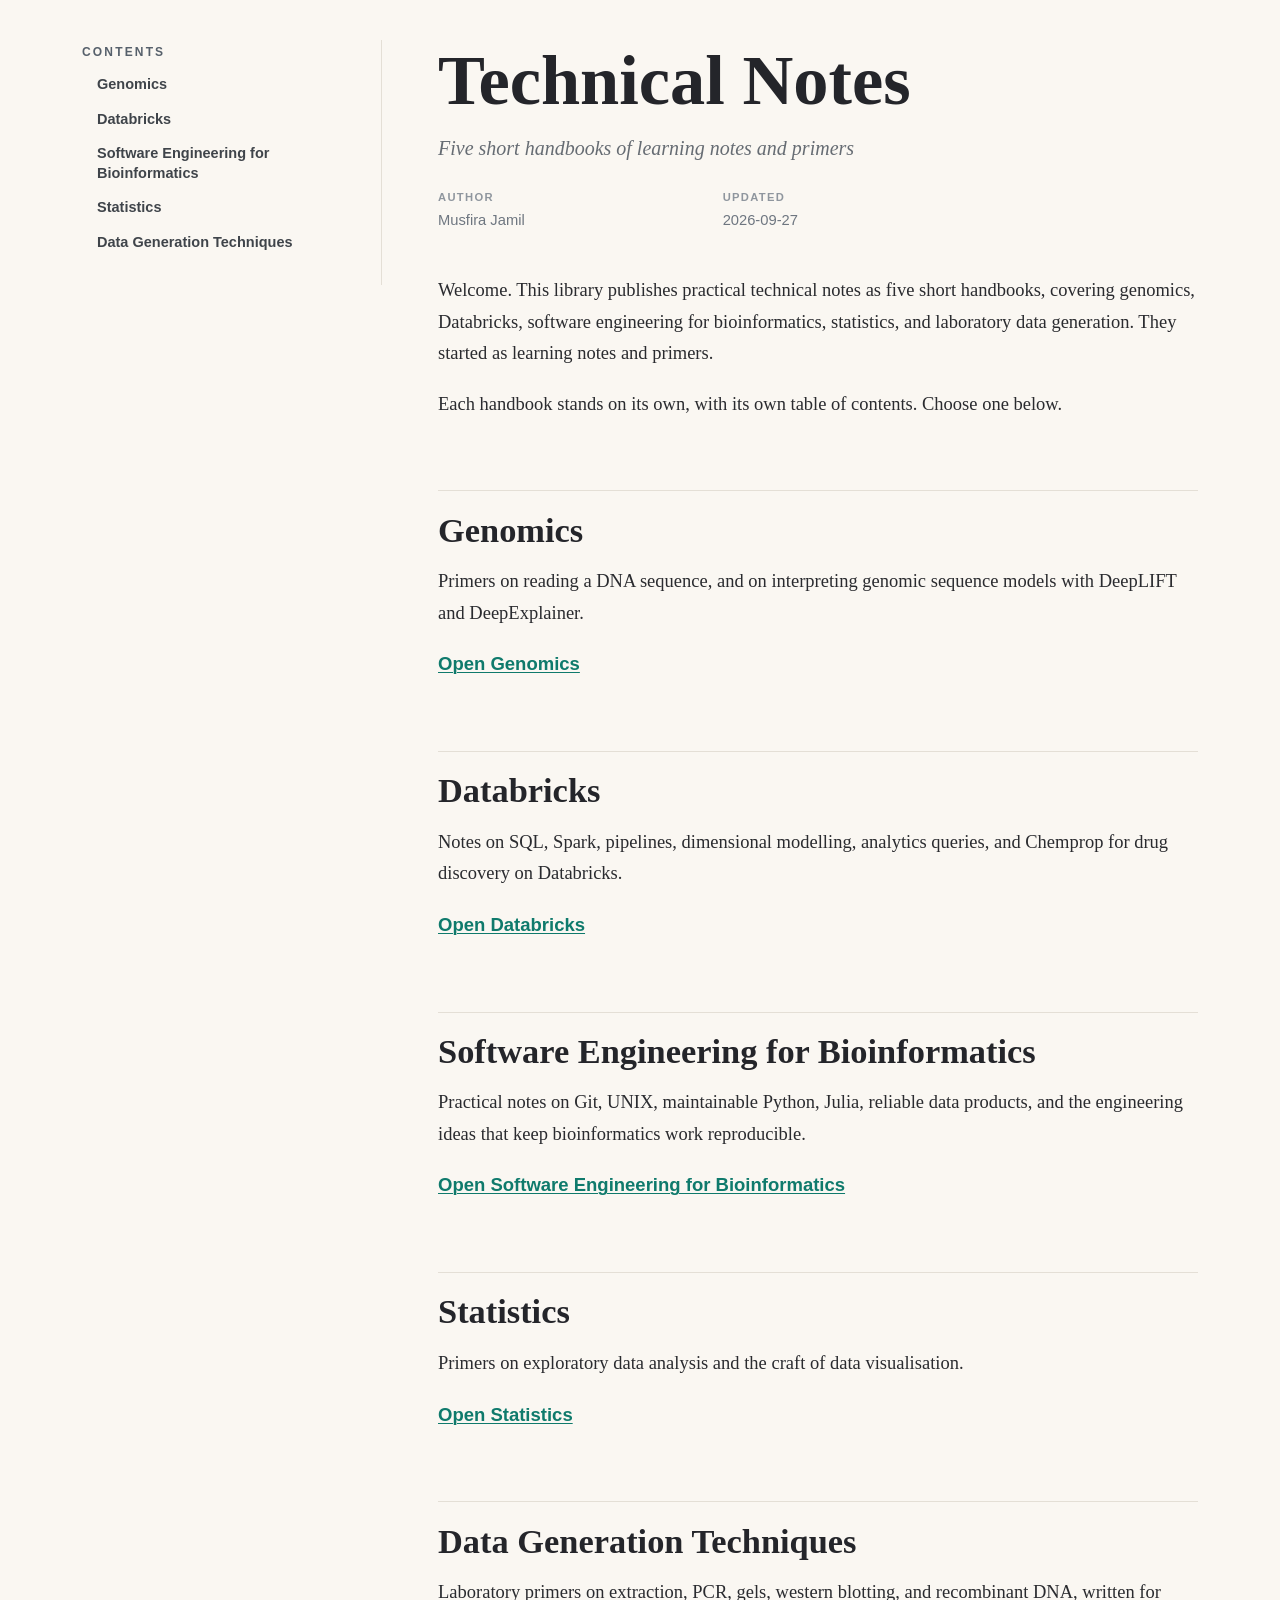
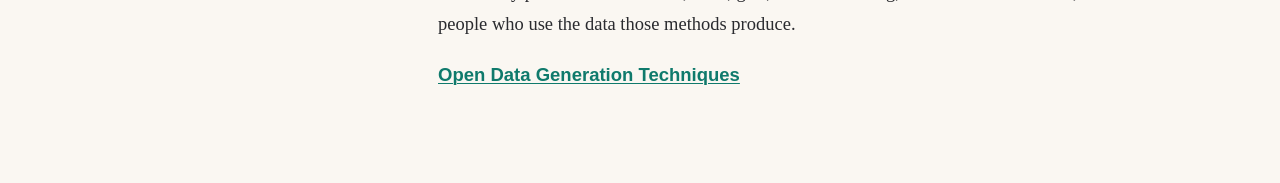
<file: docs/index.html>
<!DOCTYPE html>
<html xmlns="http://www.w3.org/1999/xhtml" lang="en-AU" xml:lang="en-AU">
<head>
  <meta charset="utf-8" />
  <meta name="generator" content="pandoc" />
  <meta name="viewport" content="width=device-width, initial-scale=1.0, user-scalable=yes" />
  <meta name="author" content="Musfira Jamil" />
  <meta name="dcterms.date" content="2026-09-27" />
  <title>Technical Notes</title>
  <style>
    code{white-space: pre-wrap;}
    span.smallcaps{font-variant: small-caps;}
    div.columns{display: flex; gap: min(4vw, 1.5em);}
    div.column{flex: auto; overflow-x: auto;}
    div.hanging-indent{margin-left: 1.5em; text-indent: -1.5em;}
    /* The extra [class] is a hack that increases specificity enough to
       override a similar rule in reveal.js */
    ul.task-list[class]{list-style: none;}
    ul.task-list li input[type="checkbox"] {
      font-size: inherit;
      width: 0.8em;
      margin: 0 0.8em 0.2em -1.6em;
      vertical-align: middle;
    }
    .display.math{display: block; text-align: center; margin: 0.5rem auto;}
  </style>
  <link rel="stylesheet" href="styles.css" />
</head>
<body>
<header id="title-block-header">
<h1 class="title">Technical Notes</h1>
<p class="subtitle">Five short handbooks of learning notes and
primers</p>
<p class="author">Musfira Jamil</p>
<p class="date">2026-09-27</p>
</header>
<nav id="TOC" role="doc-toc">
<ul>
<li><a href="#genomics" id="toc-genomics">Genomics</a></li>
<li><a href="#databricks" id="toc-databricks">Databricks</a></li>
<li><a href="#software-engineering-for-bioinformatics"
id="toc-software-engineering-for-bioinformatics">Software Engineering
for Bioinformatics</a></li>
<li><a href="#statistics" id="toc-statistics">Statistics</a></li>
<li><a href="#data-generation-techniques"
id="toc-data-generation-techniques">Data Generation Techniques</a></li>
</ul>
</nav>
<p>Welcome. This library publishes practical technical notes as five
short handbooks, covering genomics, Databricks, software engineering for
bioinformatics, statistics, and laboratory data generation. They started
as learning notes and primers.</p>
<p>Each handbook stands on its own, with its own table of contents.
Choose one below.</p>
<h1 id="genomics">Genomics</h1>
<p>Primers on reading a DNA sequence, and on interpreting genomic
sequence models with DeepLIFT and DeepExplainer.</p>
<p><a href="genomics/" class="handbook-link">Open Genomics</a></p>
<h1 id="databricks">Databricks</h1>
<p>Notes on SQL, Spark, pipelines, dimensional modelling, analytics
queries, and Chemprop for drug discovery on Databricks.</p>
<p><a href="databricks/" class="handbook-link">Open Databricks</a></p>
<h1 id="software-engineering-for-bioinformatics">Software Engineering
for Bioinformatics</h1>
<p>Practical notes on Git, UNIX, maintainable Python, Julia, reliable
data products, and the engineering ideas that keep bioinformatics work
reproducible.</p>
<p><a href="software-engineering/" class="handbook-link">Open Software
Engineering for Bioinformatics</a></p>
<h1 id="statistics">Statistics</h1>
<p>Primers on exploratory data analysis and the craft of data
visualisation.</p>
<p><a href="statistics/" class="handbook-link">Open Statistics</a></p>
<h1 id="data-generation-techniques">Data Generation Techniques</h1>
<p>Laboratory primers on extraction, PCR, gels, western blotting, and
recombinant DNA, written for people who use the data those methods
produce.</p>
<p><a href="data-generation/" class="handbook-link">Open Data Generation
Techniques</a></p>
</body>
</html>
</file>
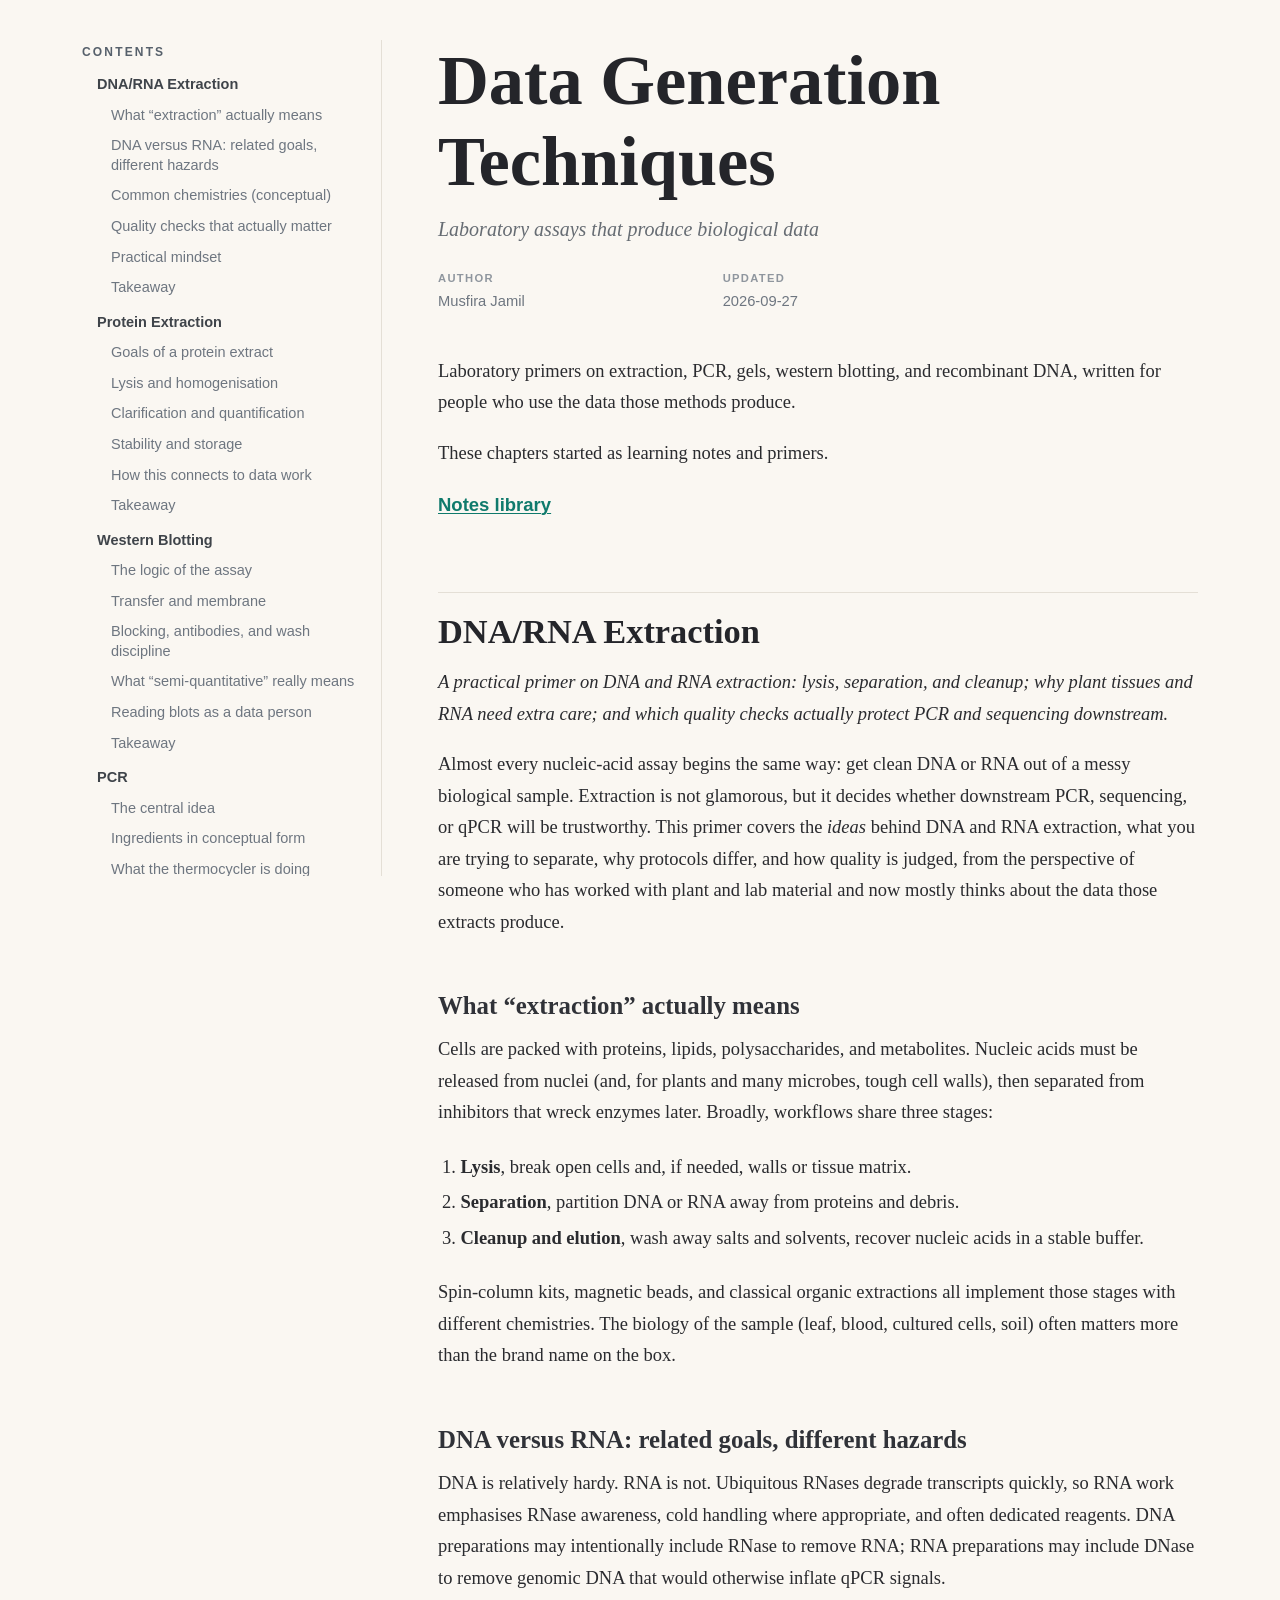
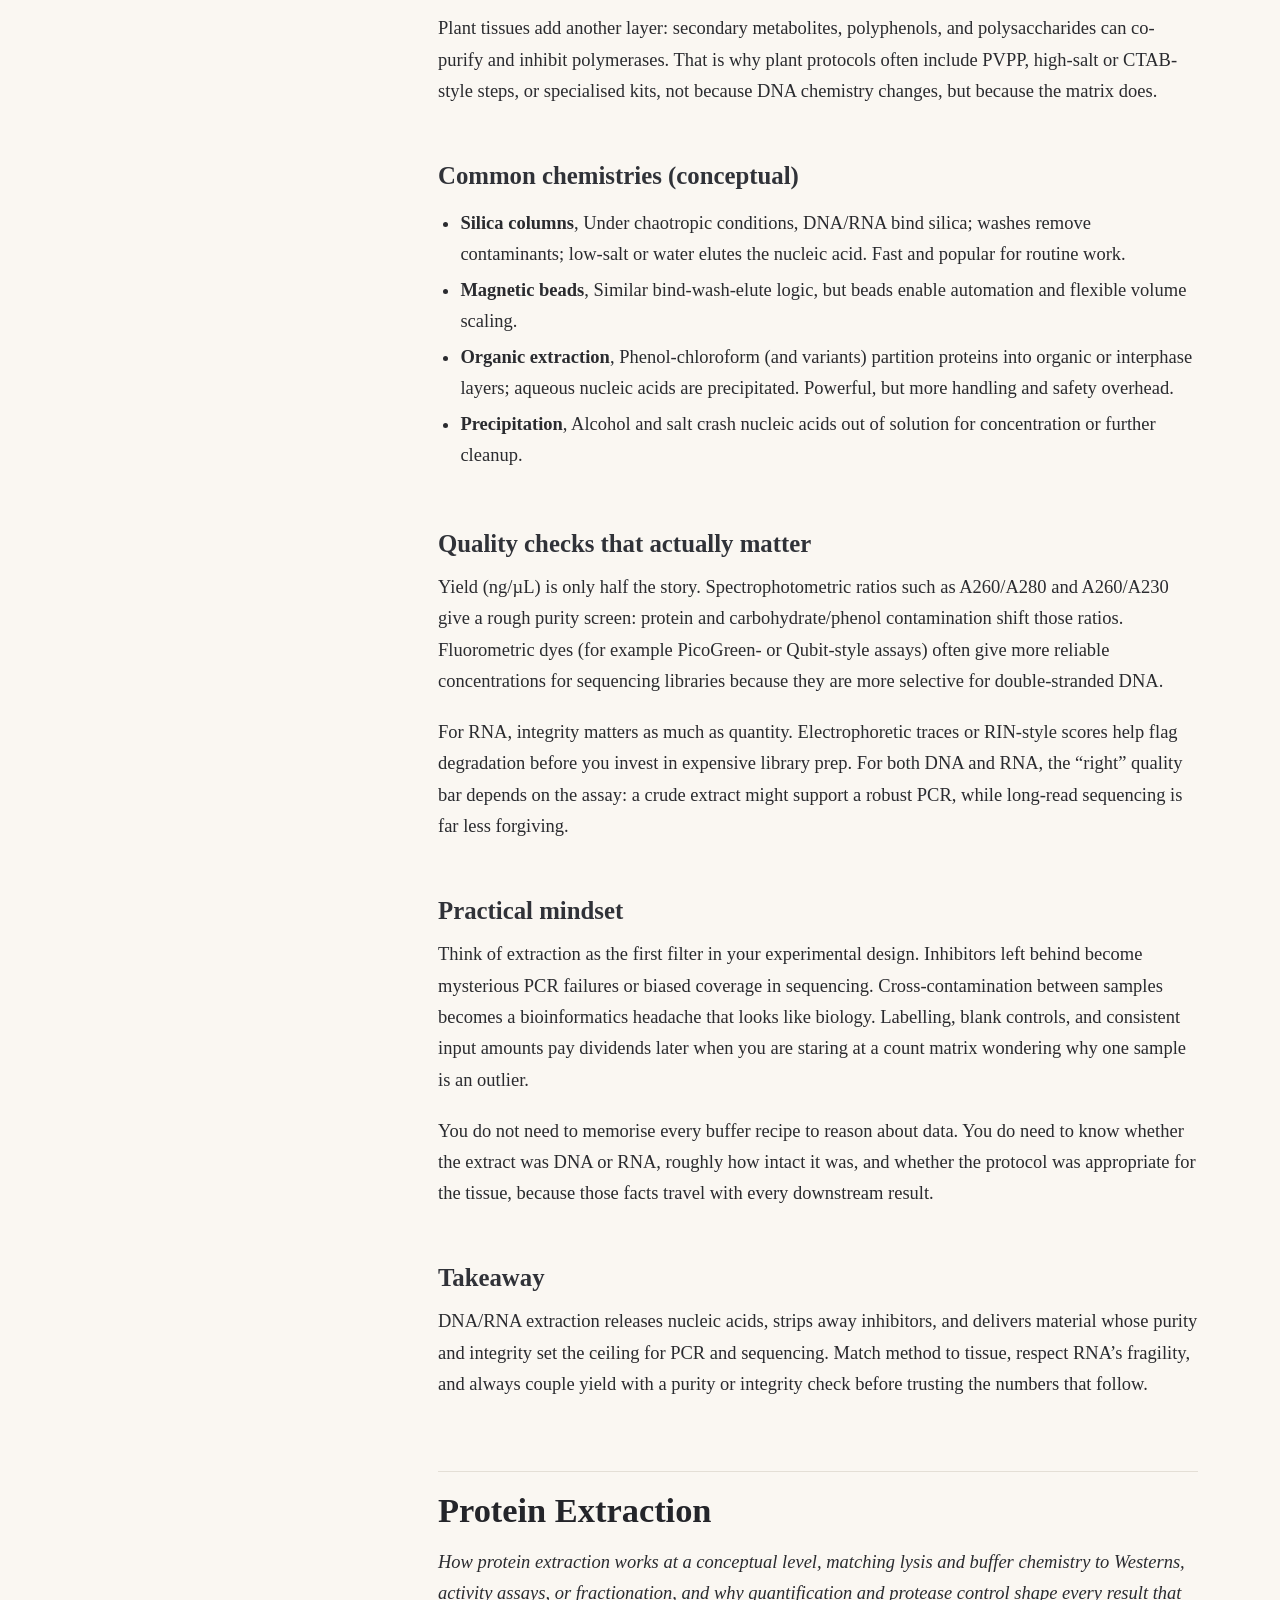
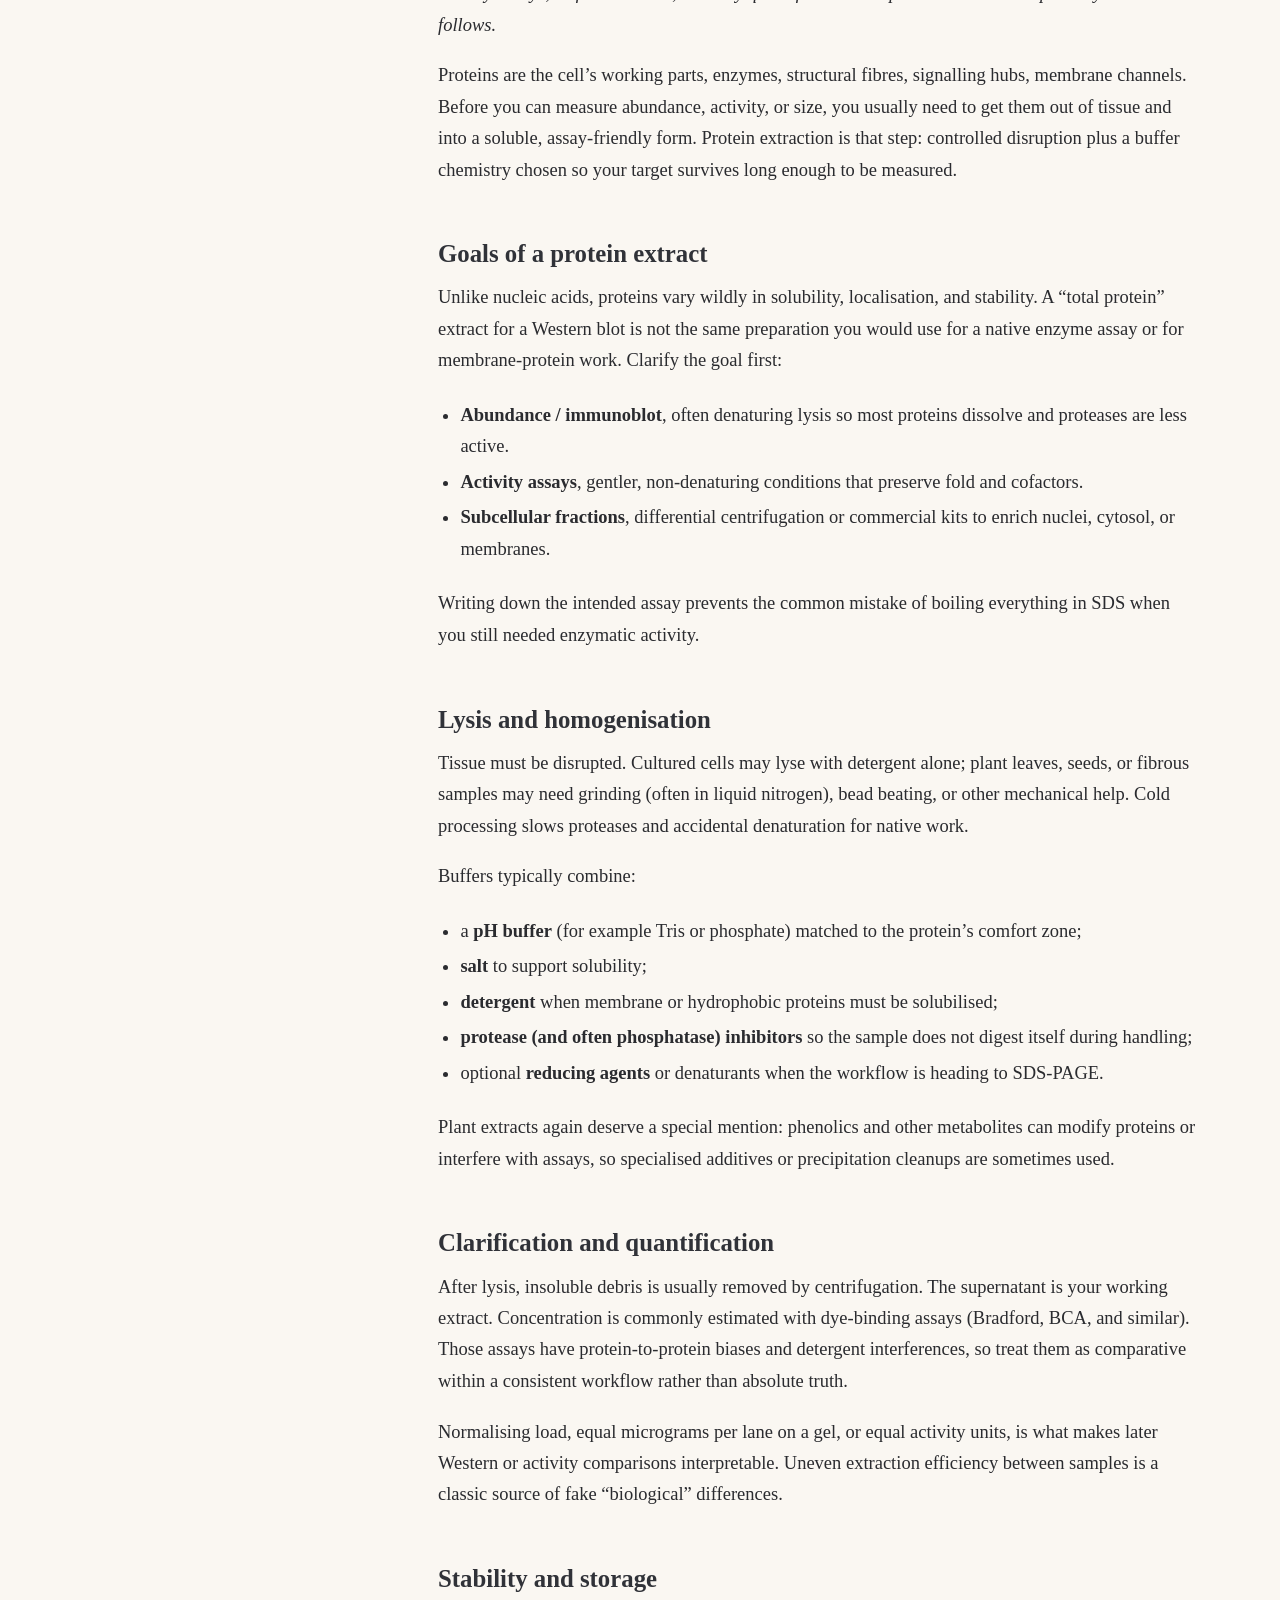
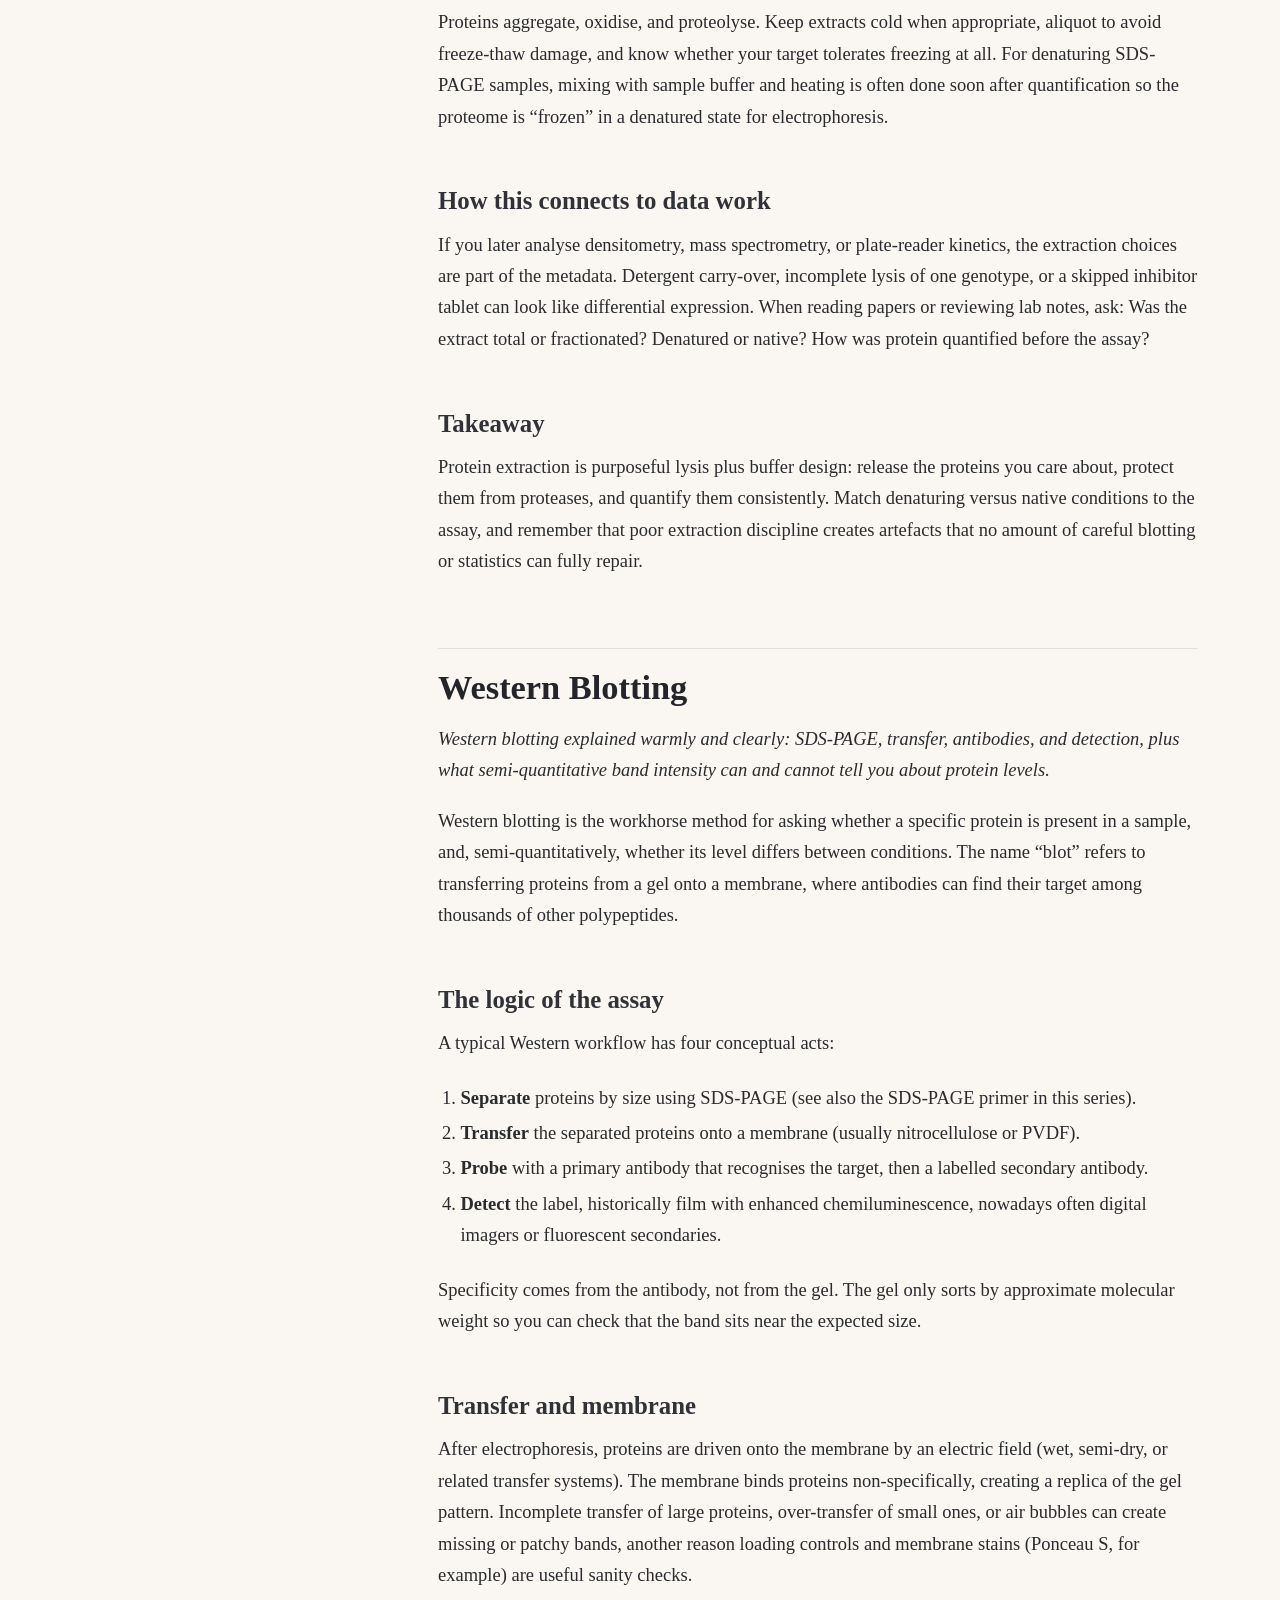
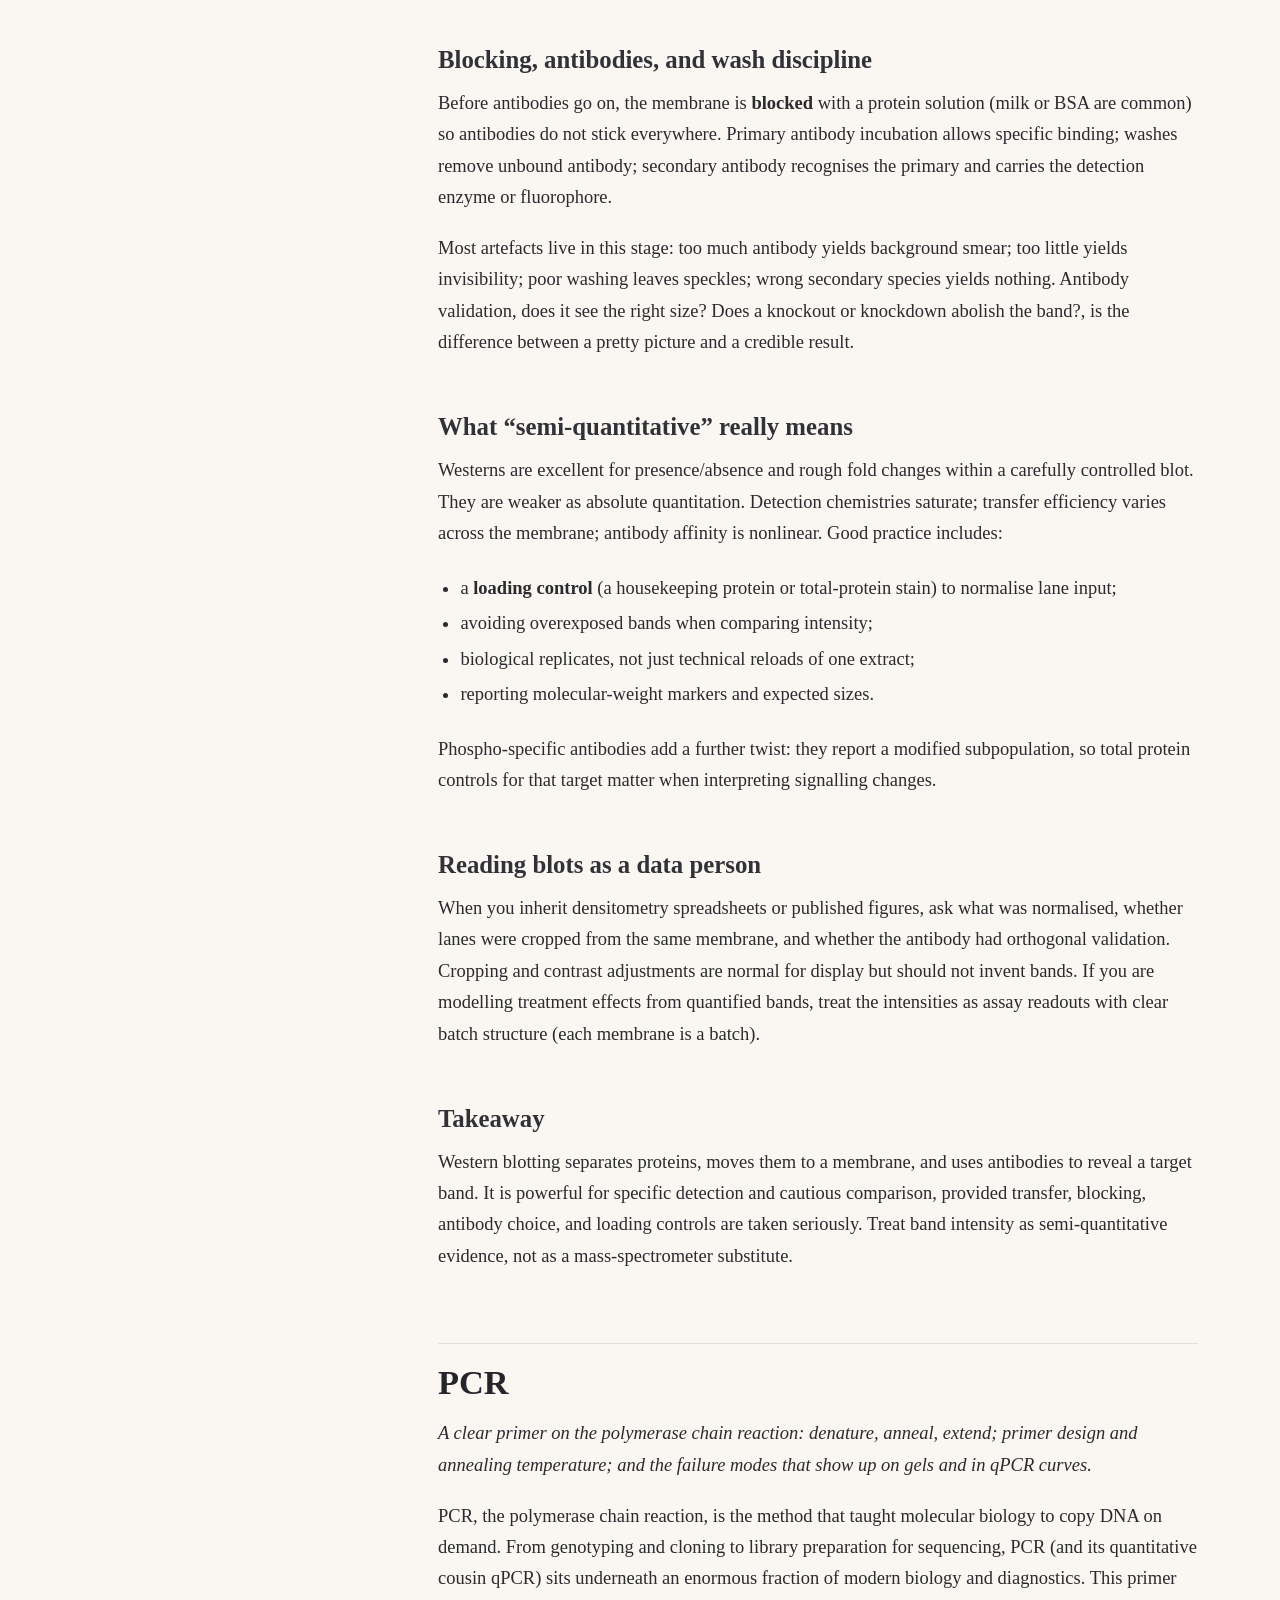
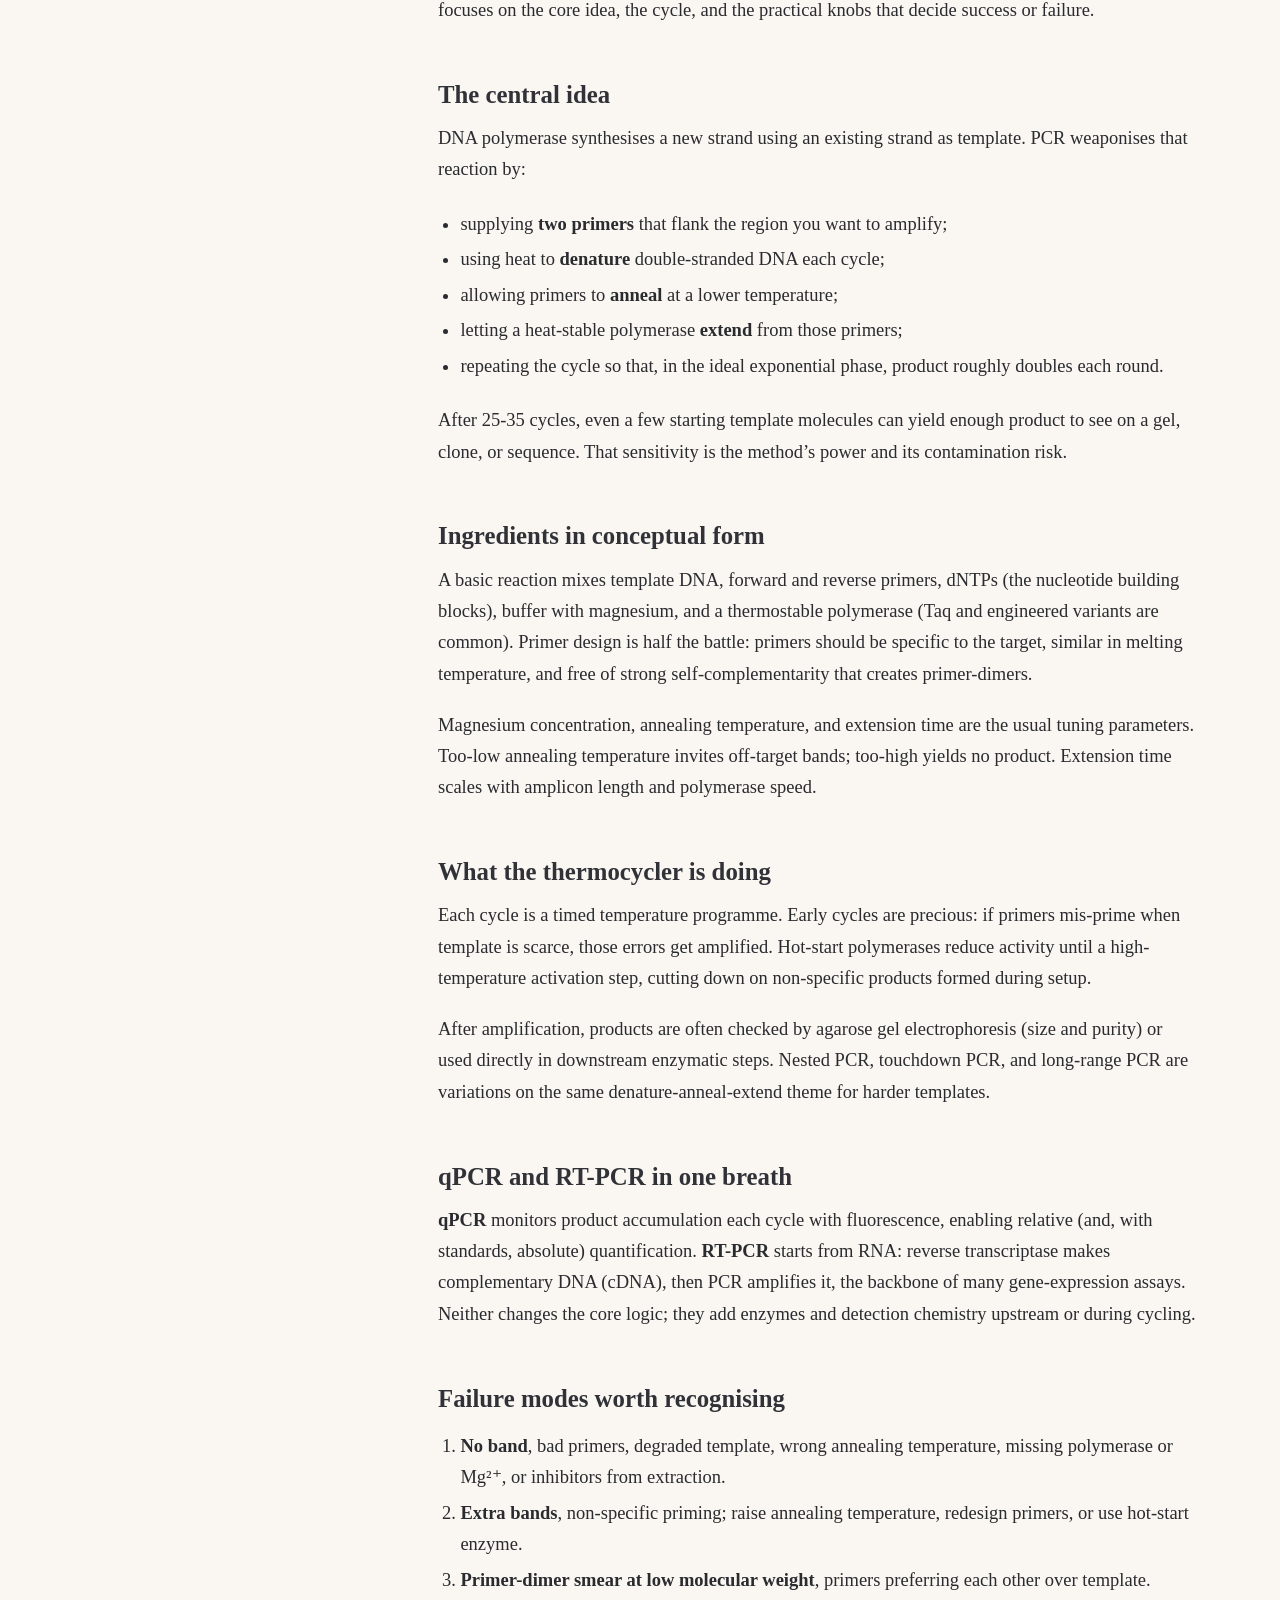
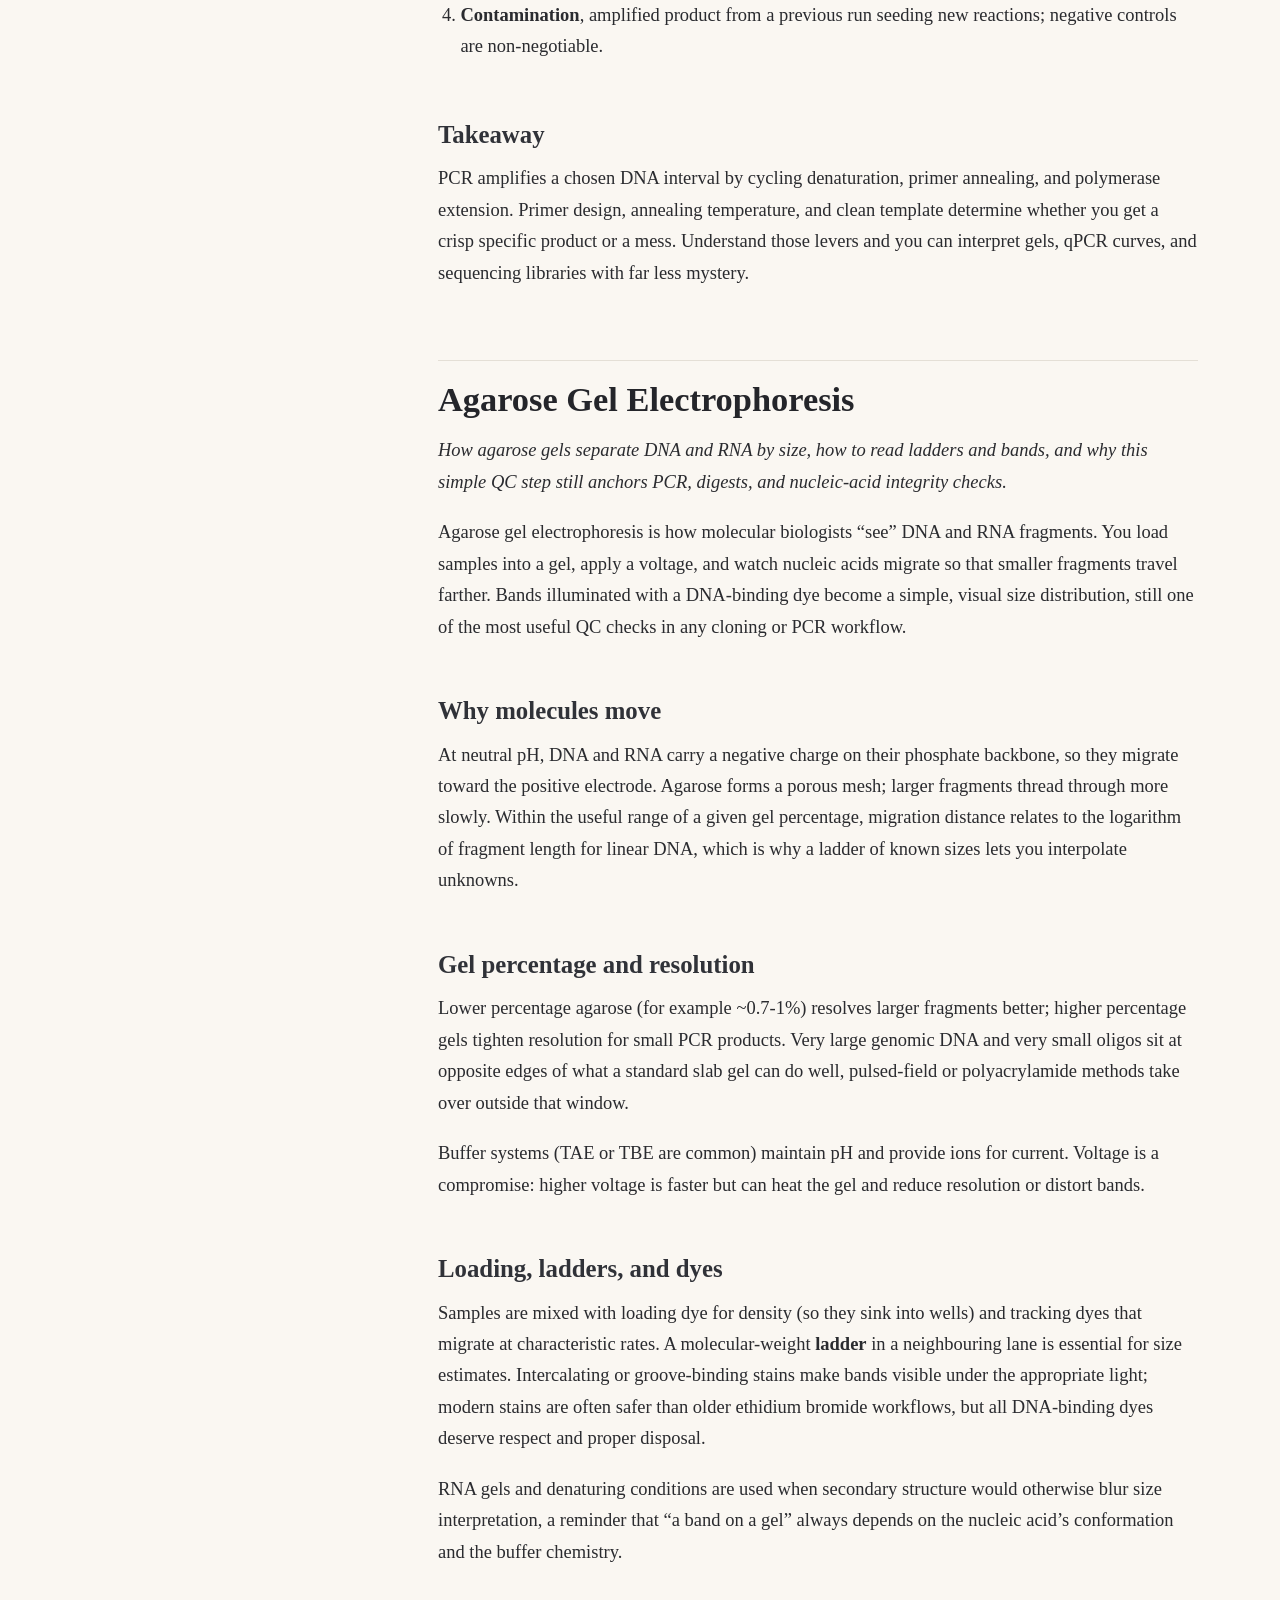
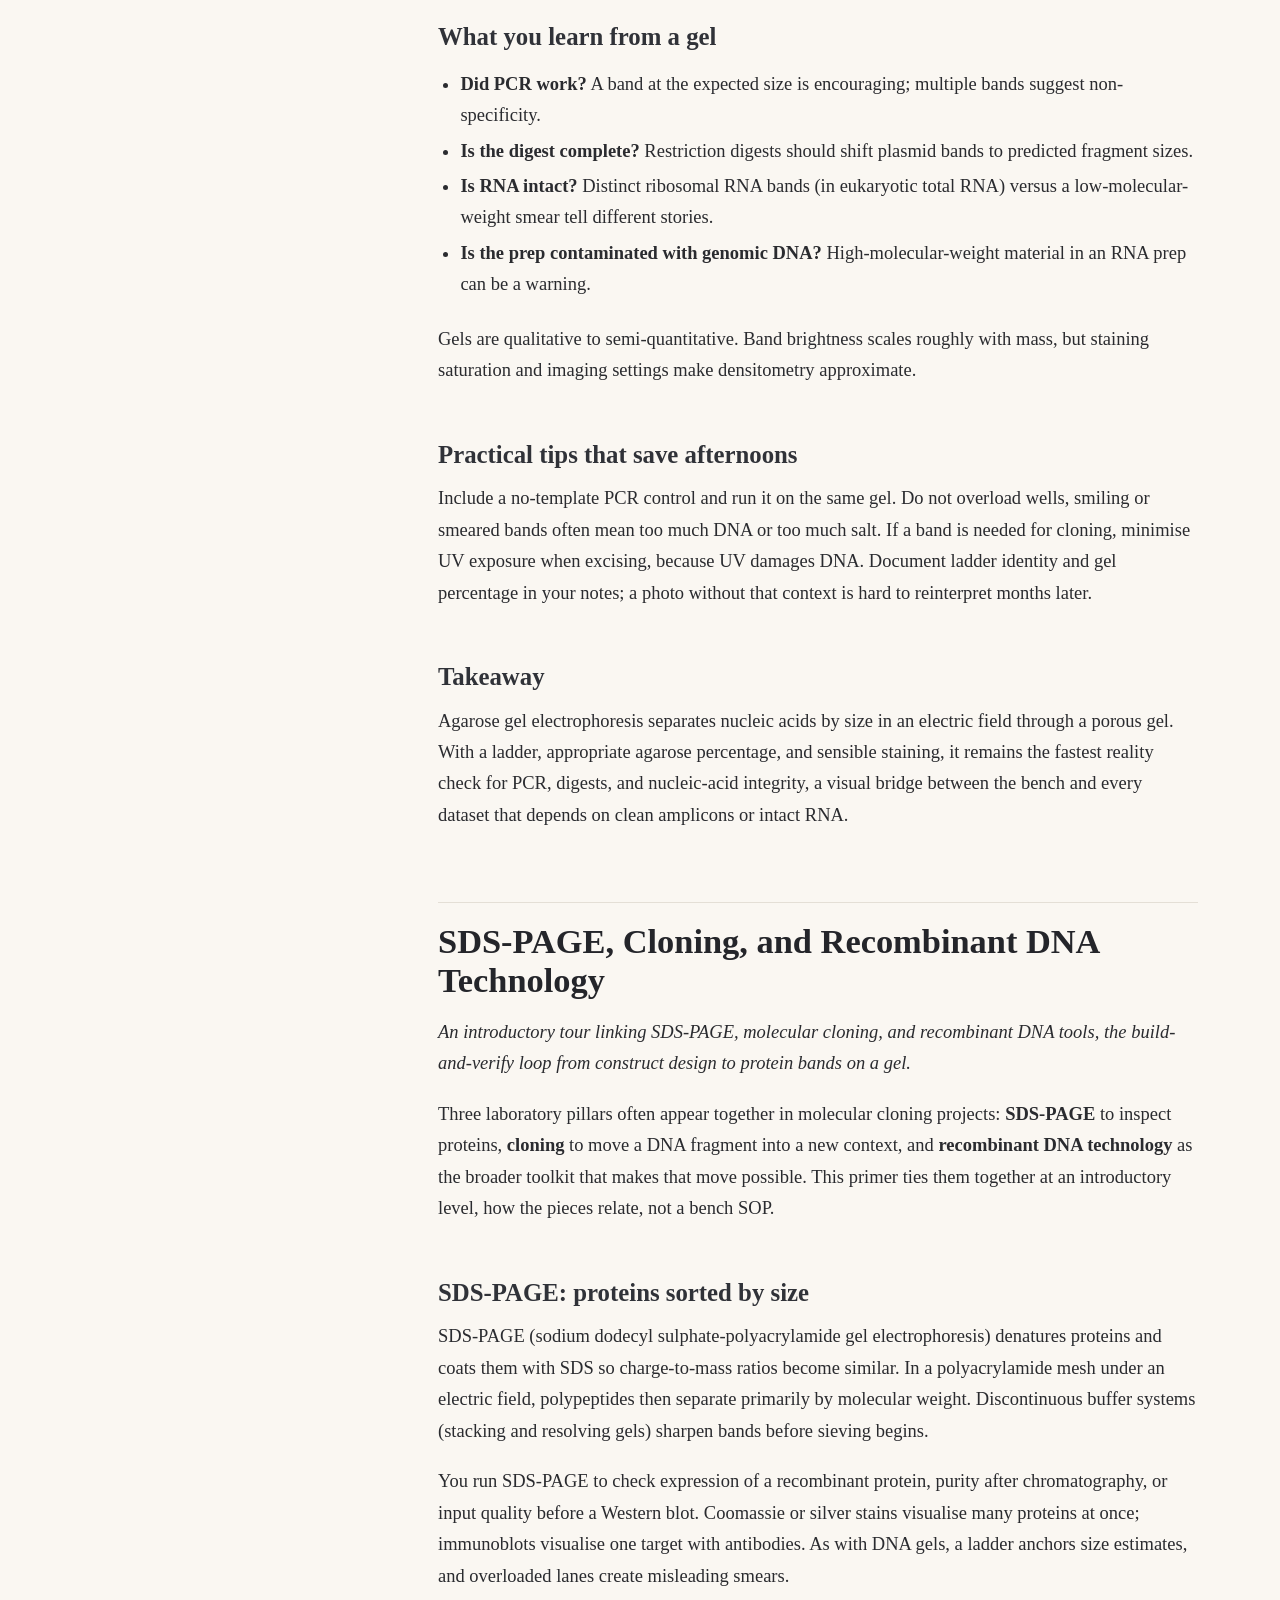
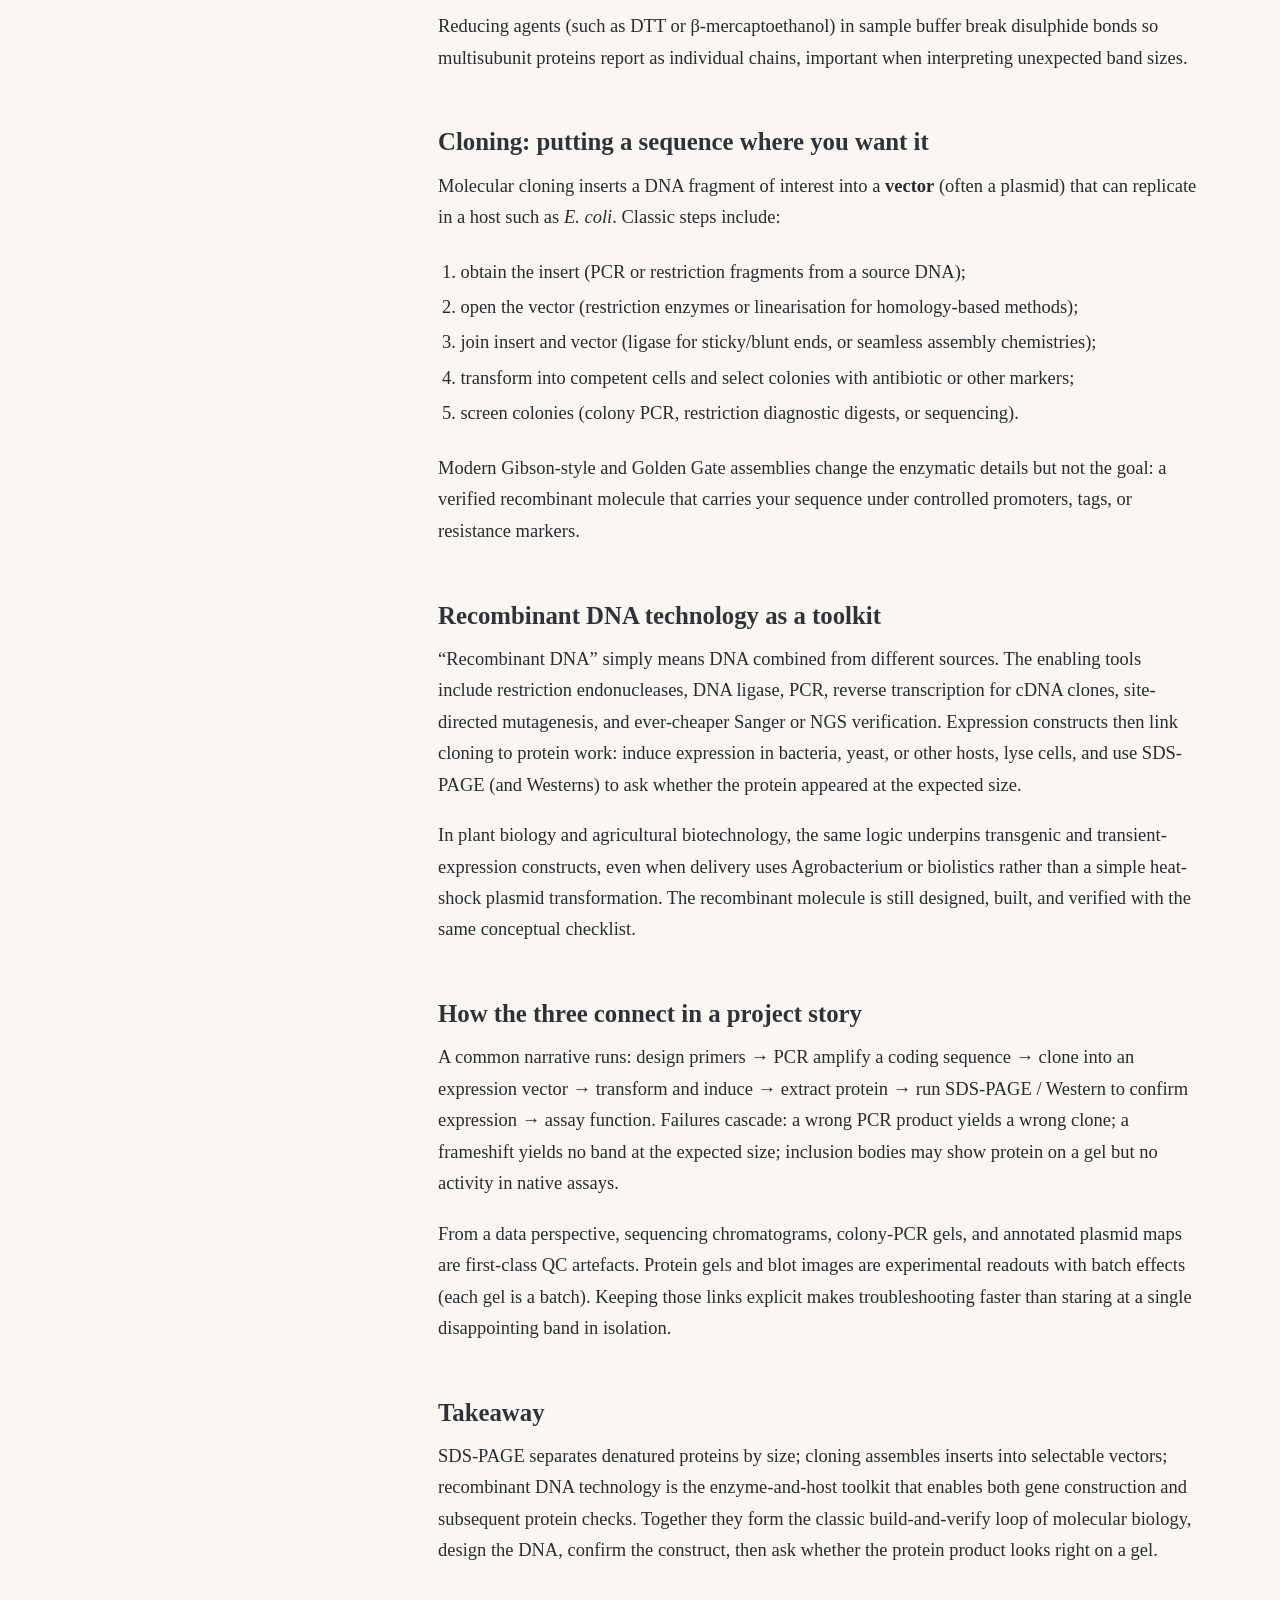
<file: docs/data-generation/index.html>
<!DOCTYPE html>
<html xmlns="http://www.w3.org/1999/xhtml" lang="en-AU" xml:lang="en-AU">
<head>
  <meta charset="utf-8" />
  <meta name="generator" content="pandoc" />
  <meta name="viewport" content="width=device-width, initial-scale=1.0, user-scalable=yes" />
  <meta name="author" content="Musfira Jamil" />
  <meta name="dcterms.date" content="2026-09-27" />
  <title>Data Generation Techniques</title>
  <style>
    code{white-space: pre-wrap;}
    span.smallcaps{font-variant: small-caps;}
    div.columns{display: flex; gap: min(4vw, 1.5em);}
    div.column{flex: auto; overflow-x: auto;}
    div.hanging-indent{margin-left: 1.5em; text-indent: -1.5em;}
    /* The extra [class] is a hack that increases specificity enough to
       override a similar rule in reveal.js */
    ul.task-list[class]{list-style: none;}
    ul.task-list li input[type="checkbox"] {
      font-size: inherit;
      width: 0.8em;
      margin: 0 0.8em 0.2em -1.6em;
      vertical-align: middle;
    }
    .display.math{display: block; text-align: center; margin: 0.5rem auto;}
  </style>
  <link rel="stylesheet" href="../styles.css" />
</head>
<body>
<header id="title-block-header">
<h1 class="title">Data Generation Techniques</h1>
<p class="subtitle">Laboratory assays that produce biological data</p>
<p class="author">Musfira Jamil</p>
<p class="date">2026-09-27</p>
</header>
<nav id="TOC" role="doc-toc">
<ul>
<li><a href="#dnarna-extraction" id="toc-dnarna-extraction">DNA/RNA
Extraction</a>
<ul>
<li><a href="#what-extraction-actually-means"
id="toc-what-extraction-actually-means">What “extraction” actually
means</a></li>
<li><a href="#dna-versus-rna-related-goals-different-hazards"
id="toc-dna-versus-rna-related-goals-different-hazards">DNA versus RNA:
related goals, different hazards</a></li>
<li><a href="#common-chemistries-conceptual"
id="toc-common-chemistries-conceptual">Common chemistries
(conceptual)</a></li>
<li><a href="#quality-checks-that-actually-matter"
id="toc-quality-checks-that-actually-matter">Quality checks that
actually matter</a></li>
<li><a href="#practical-mindset" id="toc-practical-mindset">Practical
mindset</a></li>
<li><a href="#takeaway" id="toc-takeaway">Takeaway</a></li>
</ul></li>
<li><a href="#protein-extraction" id="toc-protein-extraction">Protein
Extraction</a>
<ul>
<li><a href="#goals-of-a-protein-extract"
id="toc-goals-of-a-protein-extract">Goals of a protein extract</a></li>
<li><a href="#lysis-and-homogenisation"
id="toc-lysis-and-homogenisation">Lysis and homogenisation</a></li>
<li><a href="#clarification-and-quantification"
id="toc-clarification-and-quantification">Clarification and
quantification</a></li>
<li><a href="#stability-and-storage"
id="toc-stability-and-storage">Stability and storage</a></li>
<li><a href="#how-this-connects-to-data-work"
id="toc-how-this-connects-to-data-work">How this connects to data
work</a></li>
<li><a href="#takeaway-1" id="toc-takeaway-1">Takeaway</a></li>
</ul></li>
<li><a href="#western-blotting" id="toc-western-blotting">Western
Blotting</a>
<ul>
<li><a href="#the-logic-of-the-assay"
id="toc-the-logic-of-the-assay">The logic of the assay</a></li>
<li><a href="#transfer-and-membrane"
id="toc-transfer-and-membrane">Transfer and membrane</a></li>
<li><a href="#blocking-antibodies-and-wash-discipline"
id="toc-blocking-antibodies-and-wash-discipline">Blocking, antibodies,
and wash discipline</a></li>
<li><a href="#what-semi-quantitative-really-means"
id="toc-what-semi-quantitative-really-means">What “semi-quantitative”
really means</a></li>
<li><a href="#reading-blots-as-a-data-person"
id="toc-reading-blots-as-a-data-person">Reading blots as a data
person</a></li>
<li><a href="#takeaway-2" id="toc-takeaway-2">Takeaway</a></li>
</ul></li>
<li><a href="#pcr" id="toc-pcr">PCR</a>
<ul>
<li><a href="#the-central-idea" id="toc-the-central-idea">The central
idea</a></li>
<li><a href="#ingredients-in-conceptual-form"
id="toc-ingredients-in-conceptual-form">Ingredients in conceptual
form</a></li>
<li><a href="#what-the-thermocycler-is-doing"
id="toc-what-the-thermocycler-is-doing">What the thermocycler is
doing</a></li>
<li><a href="#qpcr-and-rt-pcr-in-one-breath"
id="toc-qpcr-and-rt-pcr-in-one-breath">qPCR and RT-PCR in one
breath</a></li>
<li><a href="#failure-modes-worth-recognising"
id="toc-failure-modes-worth-recognising">Failure modes worth
recognising</a></li>
<li><a href="#takeaway-3" id="toc-takeaway-3">Takeaway</a></li>
</ul></li>
<li><a href="#agarose-gel-electrophoresis"
id="toc-agarose-gel-electrophoresis">Agarose Gel Electrophoresis</a>
<ul>
<li><a href="#why-molecules-move" id="toc-why-molecules-move">Why
molecules move</a></li>
<li><a href="#gel-percentage-and-resolution"
id="toc-gel-percentage-and-resolution">Gel percentage and
resolution</a></li>
<li><a href="#loading-ladders-and-dyes"
id="toc-loading-ladders-and-dyes">Loading, ladders, and dyes</a></li>
<li><a href="#what-you-learn-from-a-gel"
id="toc-what-you-learn-from-a-gel">What you learn from a gel</a></li>
<li><a href="#practical-tips-that-save-afternoons"
id="toc-practical-tips-that-save-afternoons">Practical tips that save
afternoons</a></li>
<li><a href="#takeaway-4" id="toc-takeaway-4">Takeaway</a></li>
</ul></li>
<li><a href="#sds-page-cloning-and-recombinant-dna-technology"
id="toc-sds-page-cloning-and-recombinant-dna-technology">SDS-PAGE,
Cloning, and Recombinant DNA Technology</a>
<ul>
<li><a href="#sds-page-proteins-sorted-by-size"
id="toc-sds-page-proteins-sorted-by-size">SDS-PAGE: proteins sorted by
size</a></li>
<li><a href="#cloning-putting-a-sequence-where-you-want-it"
id="toc-cloning-putting-a-sequence-where-you-want-it">Cloning: putting a
sequence where you want it</a></li>
<li><a href="#recombinant-dna-technology-as-a-toolkit"
id="toc-recombinant-dna-technology-as-a-toolkit">Recombinant DNA
technology as a toolkit</a></li>
<li><a href="#how-the-three-connect-in-a-project-story"
id="toc-how-the-three-connect-in-a-project-story">How the three connect
in a project story</a></li>
<li><a href="#takeaway-5" id="toc-takeaway-5">Takeaway</a></li>
</ul></li>
</ul>
</nav>
<p>Laboratory primers on extraction, PCR, gels, western blotting, and
recombinant DNA, written for people who use the data those methods
produce.</p>
<p>These chapters started as learning notes and primers.</p>
<p><a href="../index.html" class="handbook-link">Notes library</a></p>
<h1 id="dnarna-extraction">DNA/RNA Extraction</h1>
<p><em>A practical primer on DNA and RNA extraction: lysis, separation,
and cleanup; why plant tissues and RNA need extra care; and which
quality checks actually protect PCR and sequencing downstream.</em></p>
<p>Almost every nucleic-acid assay begins the same way: get clean DNA or
RNA out of a messy biological sample. Extraction is not glamorous, but
it decides whether downstream PCR, sequencing, or qPCR will be
trustworthy. This primer covers the <em>ideas</em> behind DNA and RNA
extraction, what you are trying to separate, why protocols differ, and
how quality is judged, from the perspective of someone who has worked
with plant and lab material and now mostly thinks about the data those
extracts produce.</p>
<h2 id="what-extraction-actually-means">What “extraction” actually
means</h2>
<p>Cells are packed with proteins, lipids, polysaccharides, and
metabolites. Nucleic acids must be released from nuclei (and, for plants
and many microbes, tough cell walls), then separated from inhibitors
that wreck enzymes later. Broadly, workflows share three stages:</p>
<ol type="1">
<li><strong>Lysis</strong>, break open cells and, if needed, walls or
tissue matrix.</li>
<li><strong>Separation</strong>, partition DNA or RNA away from proteins
and debris.</li>
<li><strong>Cleanup and elution</strong>, wash away salts and solvents,
recover nucleic acids in a stable buffer.</li>
</ol>
<p>Spin-column kits, magnetic beads, and classical organic extractions
all implement those stages with different chemistries. The biology of
the sample (leaf, blood, cultured cells, soil) often matters more than
the brand name on the box.</p>
<h2 id="dna-versus-rna-related-goals-different-hazards">DNA versus RNA:
related goals, different hazards</h2>
<p>DNA is relatively hardy. RNA is not. Ubiquitous RNases degrade
transcripts quickly, so RNA work emphasises RNase awareness, cold
handling where appropriate, and often dedicated reagents. DNA
preparations may intentionally include RNase to remove RNA; RNA
preparations may include DNase to remove genomic DNA that would
otherwise inflate qPCR signals.</p>
<p>Plant tissues add another layer: secondary metabolites, polyphenols,
and polysaccharides can co-purify and inhibit polymerases. That is why
plant protocols often include PVPP, high-salt or CTAB-style steps, or
specialised kits, not because DNA chemistry changes, but because the
matrix does.</p>
<h2 id="common-chemistries-conceptual">Common chemistries
(conceptual)</h2>
<ul>
<li><strong>Silica columns</strong>, Under chaotropic conditions,
DNA/RNA bind silica; washes remove contaminants; low-salt or water
elutes the nucleic acid. Fast and popular for routine work.</li>
<li><strong>Magnetic beads</strong>, Similar bind-wash-elute logic, but
beads enable automation and flexible volume scaling.</li>
<li><strong>Organic extraction</strong>, Phenol-chloroform (and
variants) partition proteins into organic or interphase layers; aqueous
nucleic acids are precipitated. Powerful, but more handling and safety
overhead.</li>
<li><strong>Precipitation</strong>, Alcohol and salt crash nucleic acids
out of solution for concentration or further cleanup.</li>
</ul>
<h2 id="quality-checks-that-actually-matter">Quality checks that
actually matter</h2>
<p>Yield (ng/µL) is only half the story. Spectrophotometric ratios such
as A260/A280 and A260/A230 give a rough purity screen: protein and
carbohydrate/phenol contamination shift those ratios. Fluorometric dyes
(for example PicoGreen- or Qubit-style assays) often give more reliable
concentrations for sequencing libraries because they are more selective
for double-stranded DNA.</p>
<p>For RNA, integrity matters as much as quantity. Electrophoretic
traces or RIN-style scores help flag degradation before you invest in
expensive library prep. For both DNA and RNA, the “right” quality bar
depends on the assay: a crude extract might support a robust PCR, while
long-read sequencing is far less forgiving.</p>
<h2 id="practical-mindset">Practical mindset</h2>
<p>Think of extraction as the first filter in your experimental design.
Inhibitors left behind become mysterious PCR failures or biased coverage
in sequencing. Cross-contamination between samples becomes a
bioinformatics headache that looks like biology. Labelling, blank
controls, and consistent input amounts pay dividends later when you are
staring at a count matrix wondering why one sample is an outlier.</p>
<p>You do not need to memorise every buffer recipe to reason about data.
You do need to know whether the extract was DNA or RNA, roughly how
intact it was, and whether the protocol was appropriate for the tissue,
because those facts travel with every downstream result.</p>
<h2 id="takeaway">Takeaway</h2>
<p>DNA/RNA extraction releases nucleic acids, strips away inhibitors,
and delivers material whose purity and integrity set the ceiling for PCR
and sequencing. Match method to tissue, respect RNA’s fragility, and
always couple yield with a purity or integrity check before trusting the
numbers that follow.</p>
<h1 id="protein-extraction">Protein Extraction</h1>
<p><em>How protein extraction works at a conceptual level, matching
lysis and buffer chemistry to Westerns, activity assays, or
fractionation, and why quantification and protease control shape every
result that follows.</em></p>
<p>Proteins are the cell’s working parts, enzymes, structural fibres,
signalling hubs, membrane channels. Before you can measure abundance,
activity, or size, you usually need to get them out of tissue and into a
soluble, assay-friendly form. Protein extraction is that step:
controlled disruption plus a buffer chemistry chosen so your target
survives long enough to be measured.</p>
<h2 id="goals-of-a-protein-extract">Goals of a protein extract</h2>
<p>Unlike nucleic acids, proteins vary wildly in solubility,
localisation, and stability. A “total protein” extract for a Western
blot is not the same preparation you would use for a native enzyme assay
or for membrane-protein work. Clarify the goal first:</p>
<ul>
<li><strong>Abundance / immunoblot</strong>, often denaturing lysis so
most proteins dissolve and proteases are less active.</li>
<li><strong>Activity assays</strong>, gentler, non-denaturing conditions
that preserve fold and cofactors.</li>
<li><strong>Subcellular fractions</strong>, differential centrifugation
or commercial kits to enrich nuclei, cytosol, or membranes.</li>
</ul>
<p>Writing down the intended assay prevents the common mistake of
boiling everything in SDS when you still needed enzymatic activity.</p>
<h2 id="lysis-and-homogenisation">Lysis and homogenisation</h2>
<p>Tissue must be disrupted. Cultured cells may lyse with detergent
alone; plant leaves, seeds, or fibrous samples may need grinding (often
in liquid nitrogen), bead beating, or other mechanical help. Cold
processing slows proteases and accidental denaturation for native
work.</p>
<p>Buffers typically combine:</p>
<ul>
<li>a <strong>pH buffer</strong> (for example Tris or phosphate) matched
to the protein’s comfort zone;</li>
<li><strong>salt</strong> to support solubility;</li>
<li><strong>detergent</strong> when membrane or hydrophobic proteins
must be solubilised;</li>
<li><strong>protease (and often phosphatase) inhibitors</strong> so the
sample does not digest itself during handling;</li>
<li>optional <strong>reducing agents</strong> or denaturants when the
workflow is heading to SDS-PAGE.</li>
</ul>
<p>Plant extracts again deserve a special mention: phenolics and other
metabolites can modify proteins or interfere with assays, so specialised
additives or precipitation cleanups are sometimes used.</p>
<h2 id="clarification-and-quantification">Clarification and
quantification</h2>
<p>After lysis, insoluble debris is usually removed by centrifugation.
The supernatant is your working extract. Concentration is commonly
estimated with dye-binding assays (Bradford, BCA, and similar). Those
assays have protein-to-protein biases and detergent interferences, so
treat them as comparative within a consistent workflow rather than
absolute truth.</p>
<p>Normalising load, equal micrograms per lane on a gel, or equal
activity units, is what makes later Western or activity comparisons
interpretable. Uneven extraction efficiency between samples is a classic
source of fake “biological” differences.</p>
<h2 id="stability-and-storage">Stability and storage</h2>
<p>Proteins aggregate, oxidise, and proteolyse. Keep extracts cold when
appropriate, aliquot to avoid freeze-thaw damage, and know whether your
target tolerates freezing at all. For denaturing SDS-PAGE samples,
mixing with sample buffer and heating is often done soon after
quantification so the proteome is “frozen” in a denatured state for
electrophoresis.</p>
<h2 id="how-this-connects-to-data-work">How this connects to data
work</h2>
<p>If you later analyse densitometry, mass spectrometry, or plate-reader
kinetics, the extraction choices are part of the metadata. Detergent
carry-over, incomplete lysis of one genotype, or a skipped inhibitor
tablet can look like differential expression. When reading papers or
reviewing lab notes, ask: Was the extract total or fractionated?
Denatured or native? How was protein quantified before the assay?</p>
<h2 id="takeaway-1">Takeaway</h2>
<p>Protein extraction is purposeful lysis plus buffer design: release
the proteins you care about, protect them from proteases, and quantify
them consistently. Match denaturing versus native conditions to the
assay, and remember that poor extraction discipline creates artefacts
that no amount of careful blotting or statistics can fully repair.</p>
<h1 id="western-blotting">Western Blotting</h1>
<p><em>Western blotting explained warmly and clearly: SDS-PAGE,
transfer, antibodies, and detection, plus what semi-quantitative band
intensity can and cannot tell you about protein levels.</em></p>
<p>Western blotting is the workhorse method for asking whether a
specific protein is present in a sample, and, semi-quantitatively,
whether its level differs between conditions. The name “blot” refers to
transferring proteins from a gel onto a membrane, where antibodies can
find their target among thousands of other polypeptides.</p>
<h2 id="the-logic-of-the-assay">The logic of the assay</h2>
<p>A typical Western workflow has four conceptual acts:</p>
<ol type="1">
<li><strong>Separate</strong> proteins by size using SDS-PAGE (see also
the SDS-PAGE primer in this series).</li>
<li><strong>Transfer</strong> the separated proteins onto a membrane
(usually nitrocellulose or PVDF).</li>
<li><strong>Probe</strong> with a primary antibody that recognises the
target, then a labelled secondary antibody.</li>
<li><strong>Detect</strong> the label, historically film with enhanced
chemiluminescence, nowadays often digital imagers or fluorescent
secondaries.</li>
</ol>
<p>Specificity comes from the antibody, not from the gel. The gel only
sorts by approximate molecular weight so you can check that the band
sits near the expected size.</p>
<h2 id="transfer-and-membrane">Transfer and membrane</h2>
<p>After electrophoresis, proteins are driven onto the membrane by an
electric field (wet, semi-dry, or related transfer systems). The
membrane binds proteins non-specifically, creating a replica of the gel
pattern. Incomplete transfer of large proteins, over-transfer of small
ones, or air bubbles can create missing or patchy bands, another reason
loading controls and membrane stains (Ponceau S, for example) are useful
sanity checks.</p>
<h2 id="blocking-antibodies-and-wash-discipline">Blocking, antibodies,
and wash discipline</h2>
<p>Before antibodies go on, the membrane is <strong>blocked</strong>
with a protein solution (milk or BSA are common) so antibodies do not
stick everywhere. Primary antibody incubation allows specific binding;
washes remove unbound antibody; secondary antibody recognises the
primary and carries the detection enzyme or fluorophore.</p>
<p>Most artefacts live in this stage: too much antibody yields
background smear; too little yields invisibility; poor washing leaves
speckles; wrong secondary species yields nothing. Antibody validation,
does it see the right size? Does a knockout or knockdown abolish the
band?, is the difference between a pretty picture and a credible
result.</p>
<h2 id="what-semi-quantitative-really-means">What “semi-quantitative”
really means</h2>
<p>Westerns are excellent for presence/absence and rough fold changes
within a carefully controlled blot. They are weaker as absolute
quantitation. Detection chemistries saturate; transfer efficiency varies
across the membrane; antibody affinity is nonlinear. Good practice
includes:</p>
<ul>
<li>a <strong>loading control</strong> (a housekeeping protein or
total-protein stain) to normalise lane input;</li>
<li>avoiding overexposed bands when comparing intensity;</li>
<li>biological replicates, not just technical reloads of one
extract;</li>
<li>reporting molecular-weight markers and expected sizes.</li>
</ul>
<p>Phospho-specific antibodies add a further twist: they report a
modified subpopulation, so total protein controls for that target matter
when interpreting signalling changes.</p>
<h2 id="reading-blots-as-a-data-person">Reading blots as a data
person</h2>
<p>When you inherit densitometry spreadsheets or published figures, ask
what was normalised, whether lanes were cropped from the same membrane,
and whether the antibody had orthogonal validation. Cropping and
contrast adjustments are normal for display but should not invent bands.
If you are modelling treatment effects from quantified bands, treat the
intensities as assay readouts with clear batch structure (each membrane
is a batch).</p>
<h2 id="takeaway-2">Takeaway</h2>
<p>Western blotting separates proteins, moves them to a membrane, and
uses antibodies to reveal a target band. It is powerful for specific
detection and cautious comparison, provided transfer, blocking, antibody
choice, and loading controls are taken seriously. Treat band intensity
as semi-quantitative evidence, not as a mass-spectrometer
substitute.</p>
<h1 id="pcr">PCR</h1>
<p><em>A clear primer on the polymerase chain reaction: denature,
anneal, extend; primer design and annealing temperature; and the failure
modes that show up on gels and in qPCR curves.</em></p>
<p>PCR, the polymerase chain reaction, is the method that taught
molecular biology to copy DNA on demand. From genotyping and cloning to
library preparation for sequencing, PCR (and its quantitative cousin
qPCR) sits underneath an enormous fraction of modern biology and
diagnostics. This primer focuses on the core idea, the cycle, and the
practical knobs that decide success or failure.</p>
<h2 id="the-central-idea">The central idea</h2>
<p>DNA polymerase synthesises a new strand using an existing strand as
template. PCR weaponises that reaction by:</p>
<ul>
<li>supplying <strong>two primers</strong> that flank the region you
want to amplify;</li>
<li>using heat to <strong>denature</strong> double-stranded DNA each
cycle;</li>
<li>allowing primers to <strong>anneal</strong> at a lower
temperature;</li>
<li>letting a heat-stable polymerase <strong>extend</strong> from those
primers;</li>
<li>repeating the cycle so that, in the ideal exponential phase, product
roughly doubles each round.</li>
</ul>
<p>After 25-35 cycles, even a few starting template molecules can yield
enough product to see on a gel, clone, or sequence. That sensitivity is
the method’s power and its contamination risk.</p>
<h2 id="ingredients-in-conceptual-form">Ingredients in conceptual
form</h2>
<p>A basic reaction mixes template DNA, forward and reverse primers,
dNTPs (the nucleotide building blocks), buffer with magnesium, and a
thermostable polymerase (Taq and engineered variants are common). Primer
design is half the battle: primers should be specific to the target,
similar in melting temperature, and free of strong self-complementarity
that creates primer-dimers.</p>
<p>Magnesium concentration, annealing temperature, and extension time
are the usual tuning parameters. Too-low annealing temperature invites
off-target bands; too-high yields no product. Extension time scales with
amplicon length and polymerase speed.</p>
<h2 id="what-the-thermocycler-is-doing">What the thermocycler is
doing</h2>
<p>Each cycle is a timed temperature programme. Early cycles are
precious: if primers mis-prime when template is scarce, those errors get
amplified. Hot-start polymerases reduce activity until a
high-temperature activation step, cutting down on non-specific products
formed during setup.</p>
<p>After amplification, products are often checked by agarose gel
electrophoresis (size and purity) or used directly in downstream
enzymatic steps. Nested PCR, touchdown PCR, and long-range PCR are
variations on the same denature-anneal-extend theme for harder
templates.</p>
<h2 id="qpcr-and-rt-pcr-in-one-breath">qPCR and RT-PCR in one
breath</h2>
<p><strong>qPCR</strong> monitors product accumulation each cycle with
fluorescence, enabling relative (and, with standards, absolute)
quantification. <strong>RT-PCR</strong> starts from RNA: reverse
transcriptase makes complementary DNA (cDNA), then PCR amplifies it, the
backbone of many gene-expression assays. Neither changes the core logic;
they add enzymes and detection chemistry upstream or during cycling.</p>
<h2 id="failure-modes-worth-recognising">Failure modes worth
recognising</h2>
<ol type="1">
<li><strong>No band</strong>, bad primers, degraded template, wrong
annealing temperature, missing polymerase or Mg²⁺, or inhibitors from
extraction.</li>
<li><strong>Extra bands</strong>, non-specific priming; raise annealing
temperature, redesign primers, or use hot-start enzyme.</li>
<li><strong>Primer-dimer smear at low molecular weight</strong>, primers
preferring each other over template.</li>
<li><strong>Contamination</strong>, amplified product from a previous
run seeding new reactions; negative controls are non-negotiable.</li>
</ol>
<h2 id="takeaway-3">Takeaway</h2>
<p>PCR amplifies a chosen DNA interval by cycling denaturation, primer
annealing, and polymerase extension. Primer design, annealing
temperature, and clean template determine whether you get a crisp
specific product or a mess. Understand those levers and you can
interpret gels, qPCR curves, and sequencing libraries with far less
mystery.</p>
<h1 id="agarose-gel-electrophoresis">Agarose Gel Electrophoresis</h1>
<p><em>How agarose gels separate DNA and RNA by size, how to read
ladders and bands, and why this simple QC step still anchors PCR,
digests, and nucleic-acid integrity checks.</em></p>
<p>Agarose gel electrophoresis is how molecular biologists “see” DNA and
RNA fragments. You load samples into a gel, apply a voltage, and watch
nucleic acids migrate so that smaller fragments travel farther. Bands
illuminated with a DNA-binding dye become a simple, visual size
distribution, still one of the most useful QC checks in any cloning or
PCR workflow.</p>
<h2 id="why-molecules-move">Why molecules move</h2>
<p>At neutral pH, DNA and RNA carry a negative charge on their phosphate
backbone, so they migrate toward the positive electrode. Agarose forms a
porous mesh; larger fragments thread through more slowly. Within the
useful range of a given gel percentage, migration distance relates to
the logarithm of fragment length for linear DNA, which is why a ladder
of known sizes lets you interpolate unknowns.</p>
<h2 id="gel-percentage-and-resolution">Gel percentage and
resolution</h2>
<p>Lower percentage agarose (for example ~0.7-1%) resolves larger
fragments better; higher percentage gels tighten resolution for small
PCR products. Very large genomic DNA and very small oligos sit at
opposite edges of what a standard slab gel can do well, pulsed-field or
polyacrylamide methods take over outside that window.</p>
<p>Buffer systems (TAE or TBE are common) maintain pH and provide ions
for current. Voltage is a compromise: higher voltage is faster but can
heat the gel and reduce resolution or distort bands.</p>
<h2 id="loading-ladders-and-dyes">Loading, ladders, and dyes</h2>
<p>Samples are mixed with loading dye for density (so they sink into
wells) and tracking dyes that migrate at characteristic rates. A
molecular-weight <strong>ladder</strong> in a neighbouring lane is
essential for size estimates. Intercalating or groove-binding stains
make bands visible under the appropriate light; modern stains are often
safer than older ethidium bromide workflows, but all DNA-binding dyes
deserve respect and proper disposal.</p>
<p>RNA gels and denaturing conditions are used when secondary structure
would otherwise blur size interpretation, a reminder that “a band on a
gel” always depends on the nucleic acid’s conformation and the buffer
chemistry.</p>
<h2 id="what-you-learn-from-a-gel">What you learn from a gel</h2>
<ul>
<li><strong>Did PCR work?</strong> A band at the expected size is
encouraging; multiple bands suggest non-specificity.</li>
<li><strong>Is the digest complete?</strong> Restriction digests should
shift plasmid bands to predicted fragment sizes.</li>
<li><strong>Is RNA intact?</strong> Distinct ribosomal RNA bands (in
eukaryotic total RNA) versus a low-molecular-weight smear tell different
stories.</li>
<li><strong>Is the prep contaminated with genomic DNA?</strong>
High-molecular-weight material in an RNA prep can be a warning.</li>
</ul>
<p>Gels are qualitative to semi-quantitative. Band brightness scales
roughly with mass, but staining saturation and imaging settings make
densitometry approximate.</p>
<h2 id="practical-tips-that-save-afternoons">Practical tips that save
afternoons</h2>
<p>Include a no-template PCR control and run it on the same gel. Do not
overload wells, smiling or smeared bands often mean too much DNA or too
much salt. If a band is needed for cloning, minimise UV exposure when
excising, because UV damages DNA. Document ladder identity and gel
percentage in your notes; a photo without that context is hard to
reinterpret months later.</p>
<h2 id="takeaway-4">Takeaway</h2>
<p>Agarose gel electrophoresis separates nucleic acids by size in an
electric field through a porous gel. With a ladder, appropriate agarose
percentage, and sensible staining, it remains the fastest reality check
for PCR, digests, and nucleic-acid integrity, a visual bridge between
the bench and every dataset that depends on clean amplicons or intact
RNA.</p>
<h1 id="sds-page-cloning-and-recombinant-dna-technology">SDS-PAGE,
Cloning, and Recombinant DNA Technology</h1>
<p><em>An introductory tour linking SDS-PAGE, molecular cloning, and
recombinant DNA tools, the build-and-verify loop from construct design
to protein bands on a gel.</em></p>
<p>Three laboratory pillars often appear together in molecular cloning
projects: <strong>SDS-PAGE</strong> to inspect proteins,
<strong>cloning</strong> to move a DNA fragment into a new context, and
<strong>recombinant DNA technology</strong> as the broader toolkit that
makes that move possible. This primer ties them together at an
introductory level, how the pieces relate, not a bench SOP.</p>
<h2 id="sds-page-proteins-sorted-by-size">SDS-PAGE: proteins sorted by
size</h2>
<p>SDS-PAGE (sodium dodecyl sulphate-polyacrylamide gel electrophoresis)
denatures proteins and coats them with SDS so charge-to-mass ratios
become similar. In a polyacrylamide mesh under an electric field,
polypeptides then separate primarily by molecular weight. Discontinuous
buffer systems (stacking and resolving gels) sharpen bands before
sieving begins.</p>
<p>You run SDS-PAGE to check expression of a recombinant protein, purity
after chromatography, or input quality before a Western blot. Coomassie
or silver stains visualise many proteins at once; immunoblots visualise
one target with antibodies. As with DNA gels, a ladder anchors size
estimates, and overloaded lanes create misleading smears.</p>
<p>Reducing agents (such as DTT or β-mercaptoethanol) in sample buffer
break disulphide bonds so multisubunit proteins report as individual
chains, important when interpreting unexpected band sizes.</p>
<h2 id="cloning-putting-a-sequence-where-you-want-it">Cloning: putting a
sequence where you want it</h2>
<p>Molecular cloning inserts a DNA fragment of interest into a
<strong>vector</strong> (often a plasmid) that can replicate in a host
such as <em>E. coli</em>. Classic steps include:</p>
<ol type="1">
<li>obtain the insert (PCR or restriction fragments from a source
DNA);</li>
<li>open the vector (restriction enzymes or linearisation for
homology-based methods);</li>
<li>join insert and vector (ligase for sticky/blunt ends, or seamless
assembly chemistries);</li>
<li>transform into competent cells and select colonies with antibiotic
or other markers;</li>
<li>screen colonies (colony PCR, restriction diagnostic digests, or
sequencing).</li>
</ol>
<p>Modern Gibson-style and Golden Gate assemblies change the enzymatic
details but not the goal: a verified recombinant molecule that carries
your sequence under controlled promoters, tags, or resistance
markers.</p>
<h2 id="recombinant-dna-technology-as-a-toolkit">Recombinant DNA
technology as a toolkit</h2>
<p>“Recombinant DNA” simply means DNA combined from different sources.
The enabling tools include restriction endonucleases, DNA ligase, PCR,
reverse transcription for cDNA clones, site-directed mutagenesis, and
ever-cheaper Sanger or NGS verification. Expression constructs then link
cloning to protein work: induce expression in bacteria, yeast, or other
hosts, lyse cells, and use SDS-PAGE (and Westerns) to ask whether the
protein appeared at the expected size.</p>
<p>In plant biology and agricultural biotechnology, the same logic
underpins transgenic and transient-expression constructs, even when
delivery uses Agrobacterium or biolistics rather than a simple
heat-shock plasmid transformation. The recombinant molecule is still
designed, built, and verified with the same conceptual checklist.</p>
<h2 id="how-the-three-connect-in-a-project-story">How the three connect
in a project story</h2>
<p>A common narrative runs: design primers → PCR amplify a coding
sequence → clone into an expression vector → transform and induce →
extract protein → run SDS-PAGE / Western to confirm expression → assay
function. Failures cascade: a wrong PCR product yields a wrong clone; a
frameshift yields no band at the expected size; inclusion bodies may
show protein on a gel but no activity in native assays.</p>
<p>From a data perspective, sequencing chromatograms, colony-PCR gels,
and annotated plasmid maps are first-class QC artefacts. Protein gels
and blot images are experimental readouts with batch effects (each gel
is a batch). Keeping those links explicit makes troubleshooting faster
than staring at a single disappointing band in isolation.</p>
<h2 id="takeaway-5">Takeaway</h2>
<p>SDS-PAGE separates denatured proteins by size; cloning assembles
inserts into selectable vectors; recombinant DNA technology is the
enzyme-and-host toolkit that enables both gene construction and
subsequent protein checks. Together they form the classic
build-and-verify loop of molecular biology, design the DNA, confirm the
construct, then ask whether the protein product looks right on a
gel.</p>
</body>
</html>
</file>
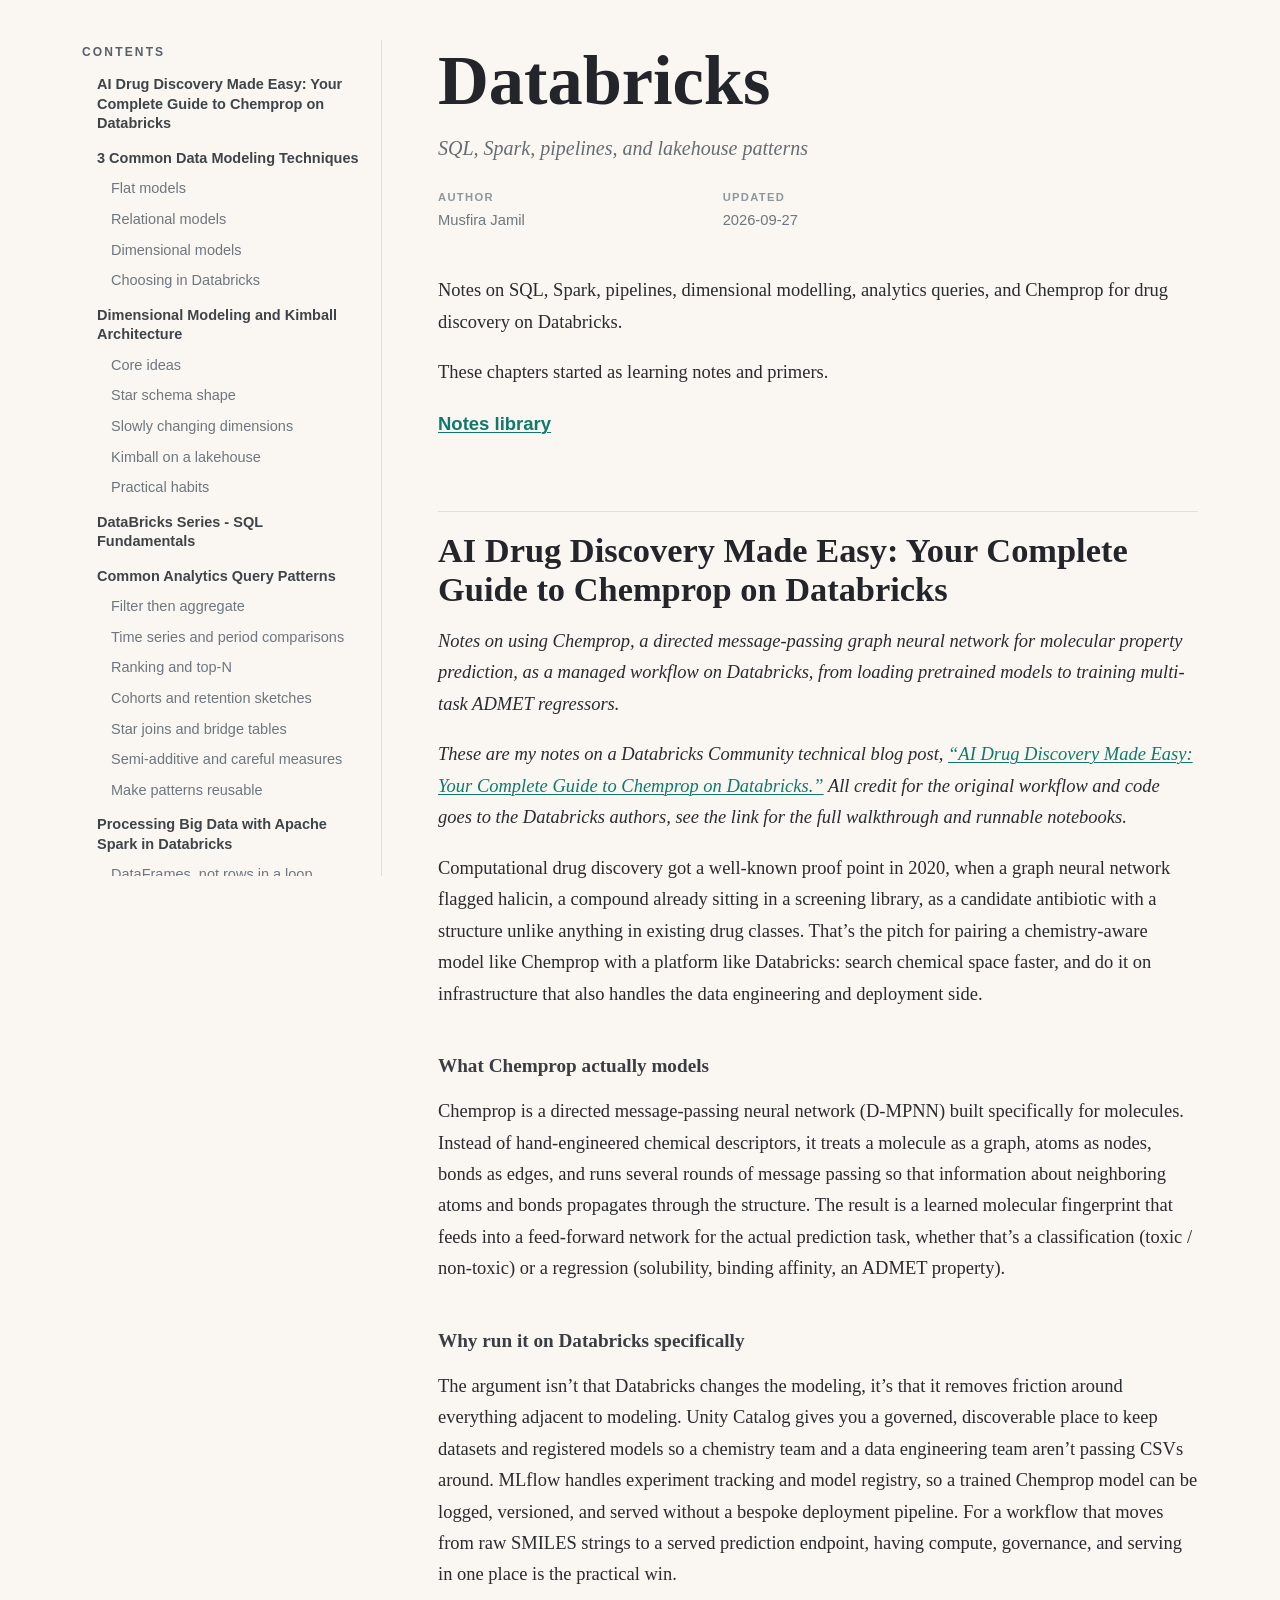
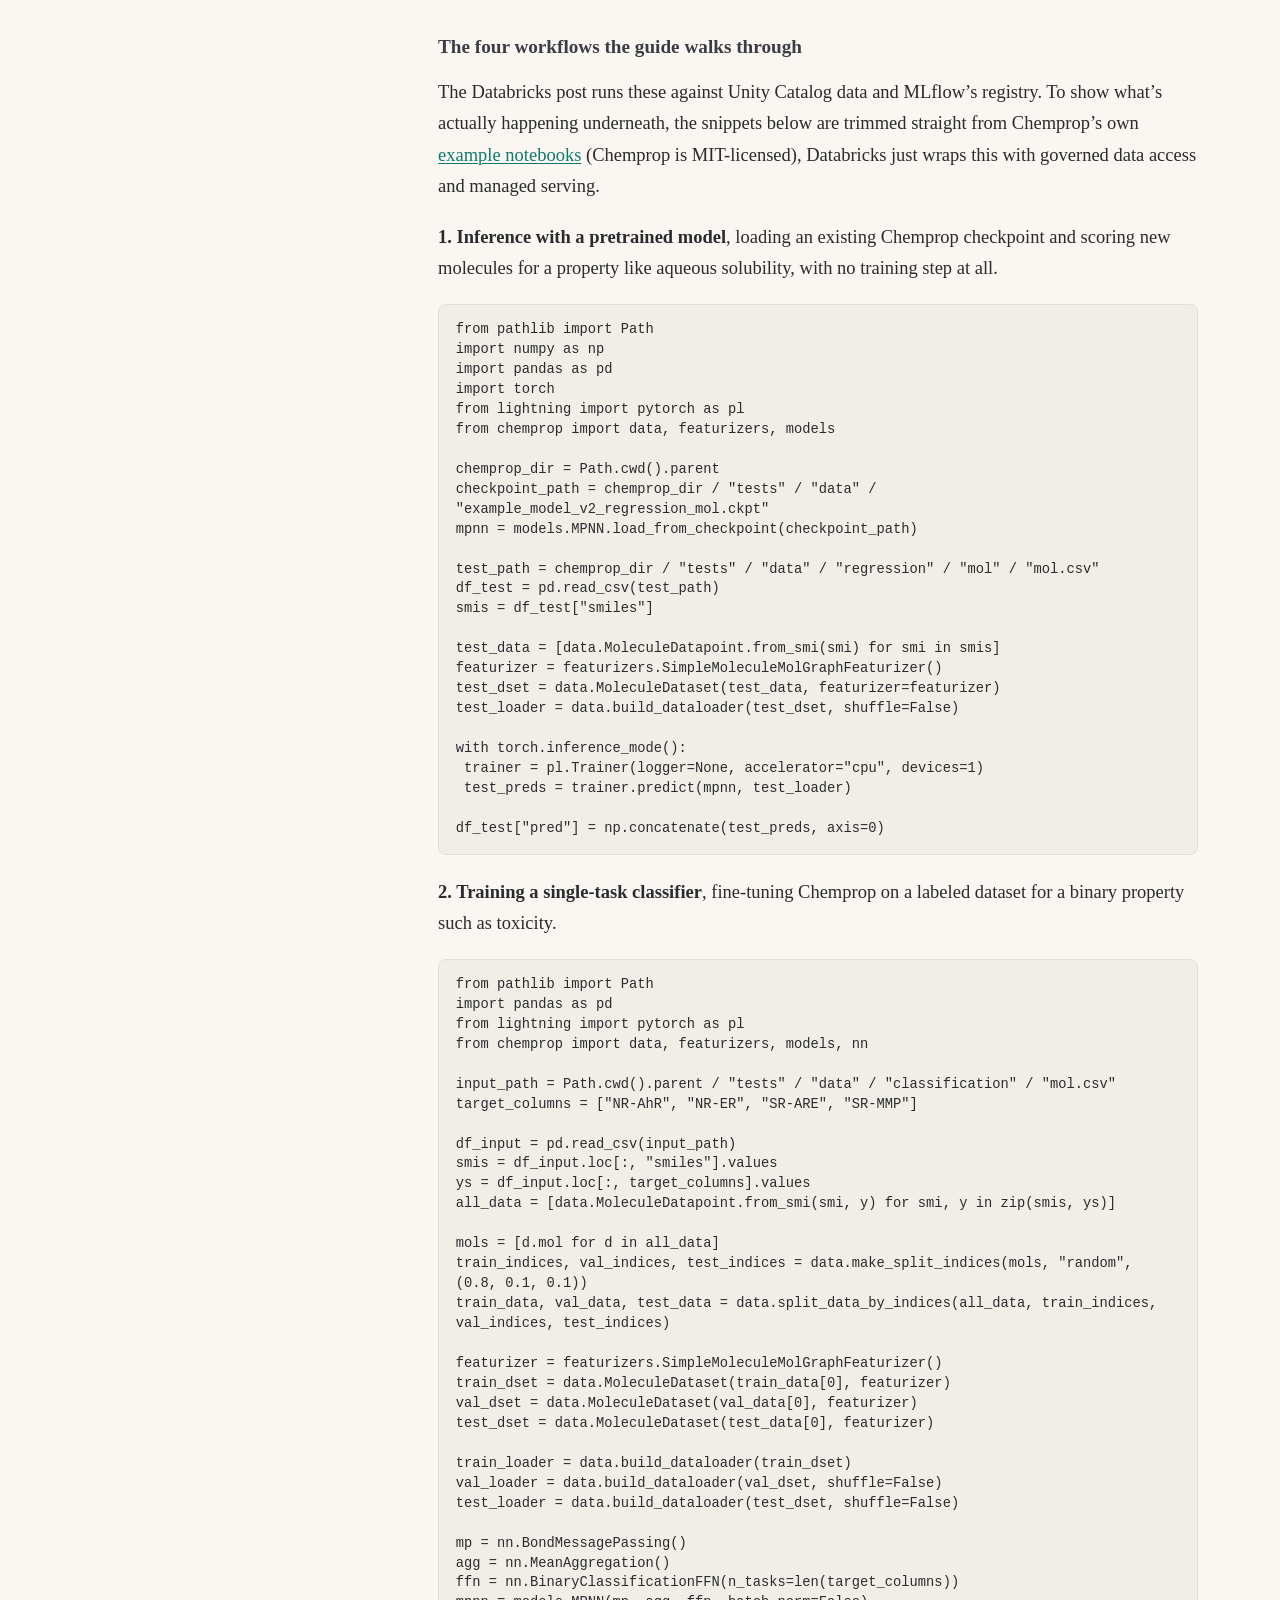
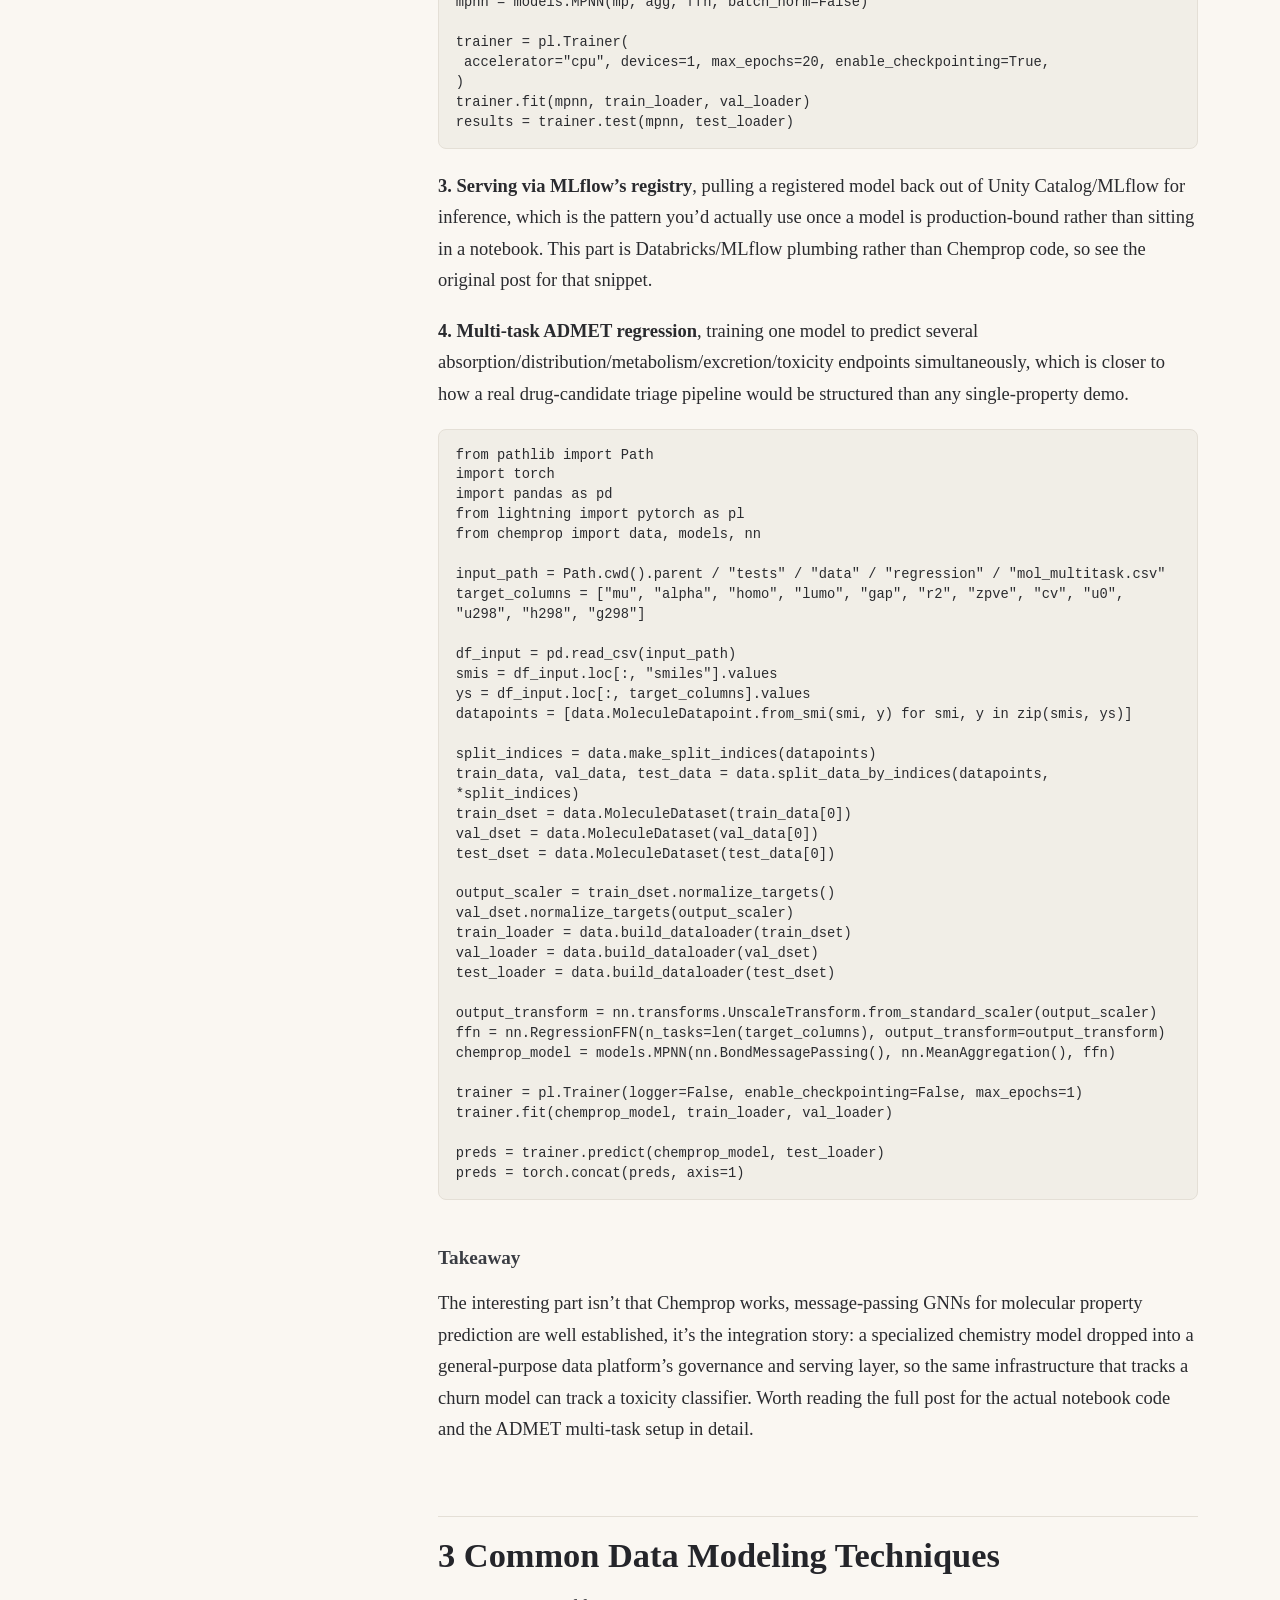
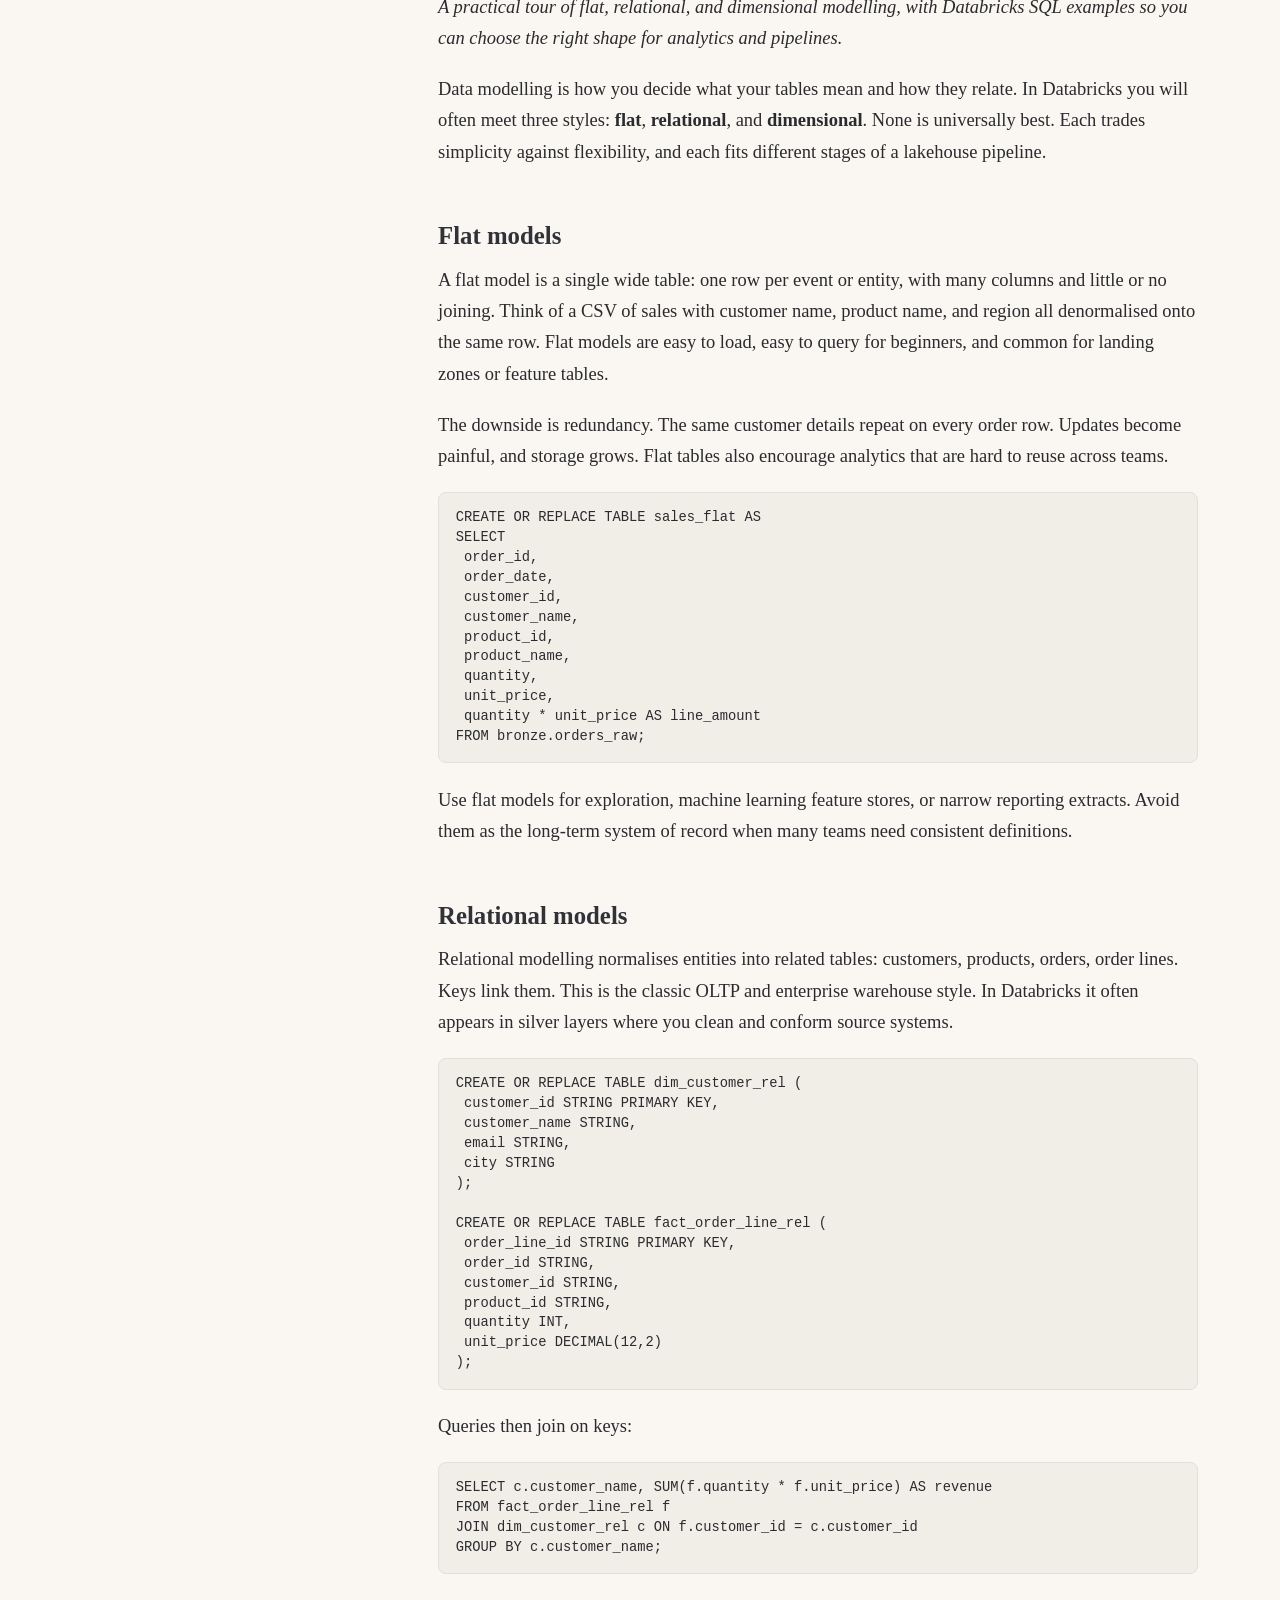
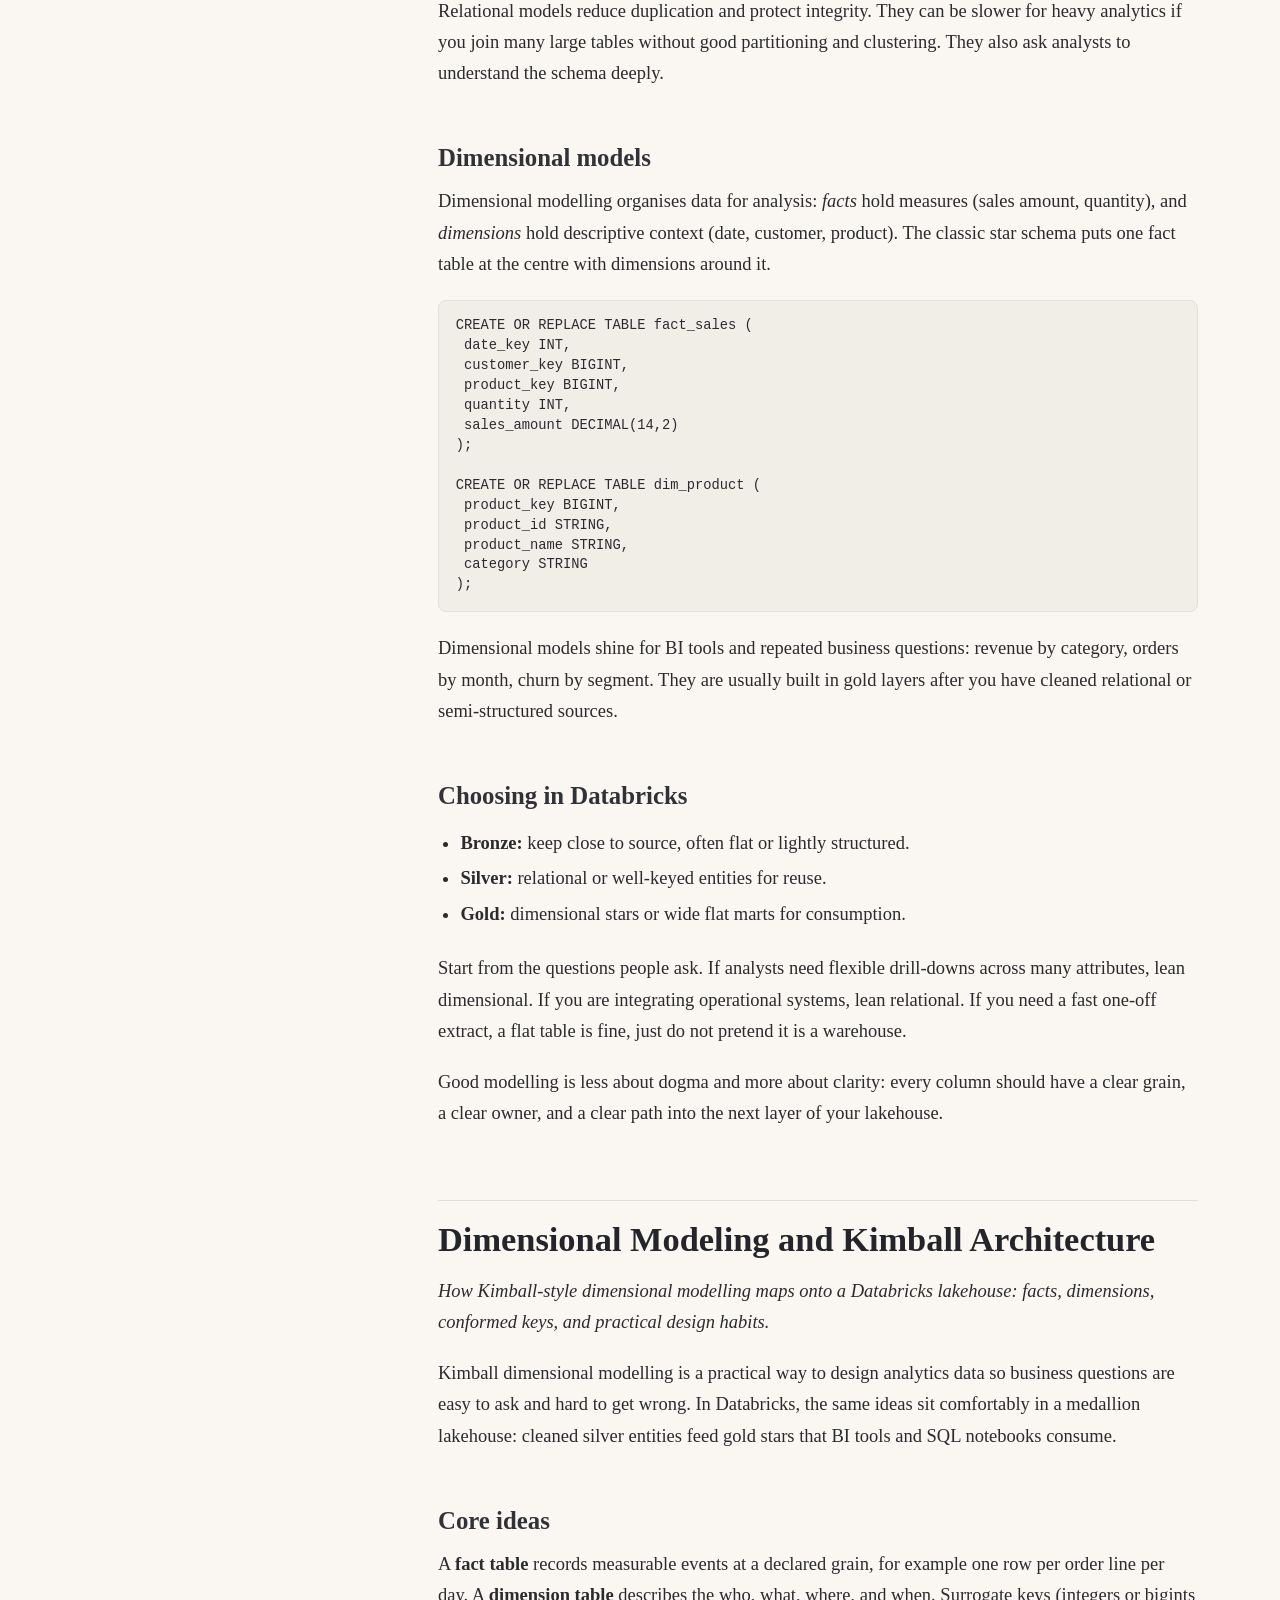
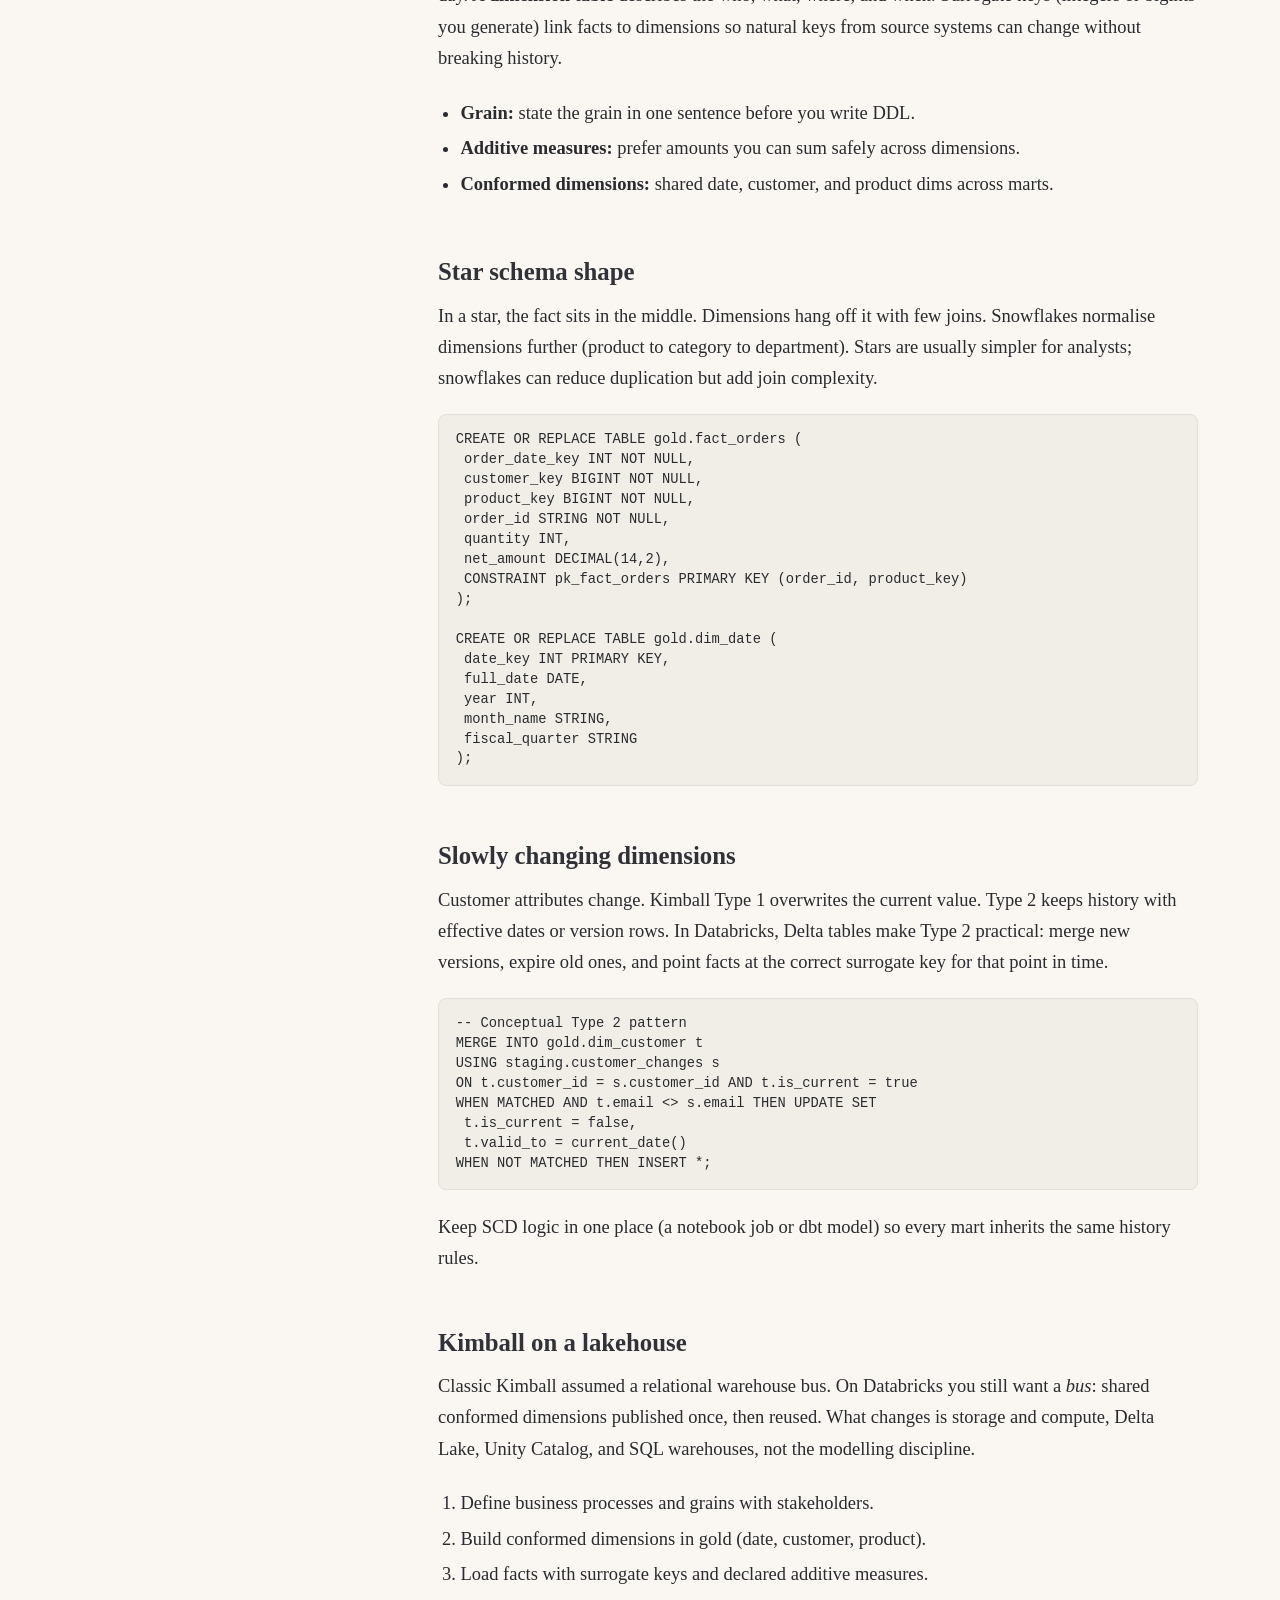
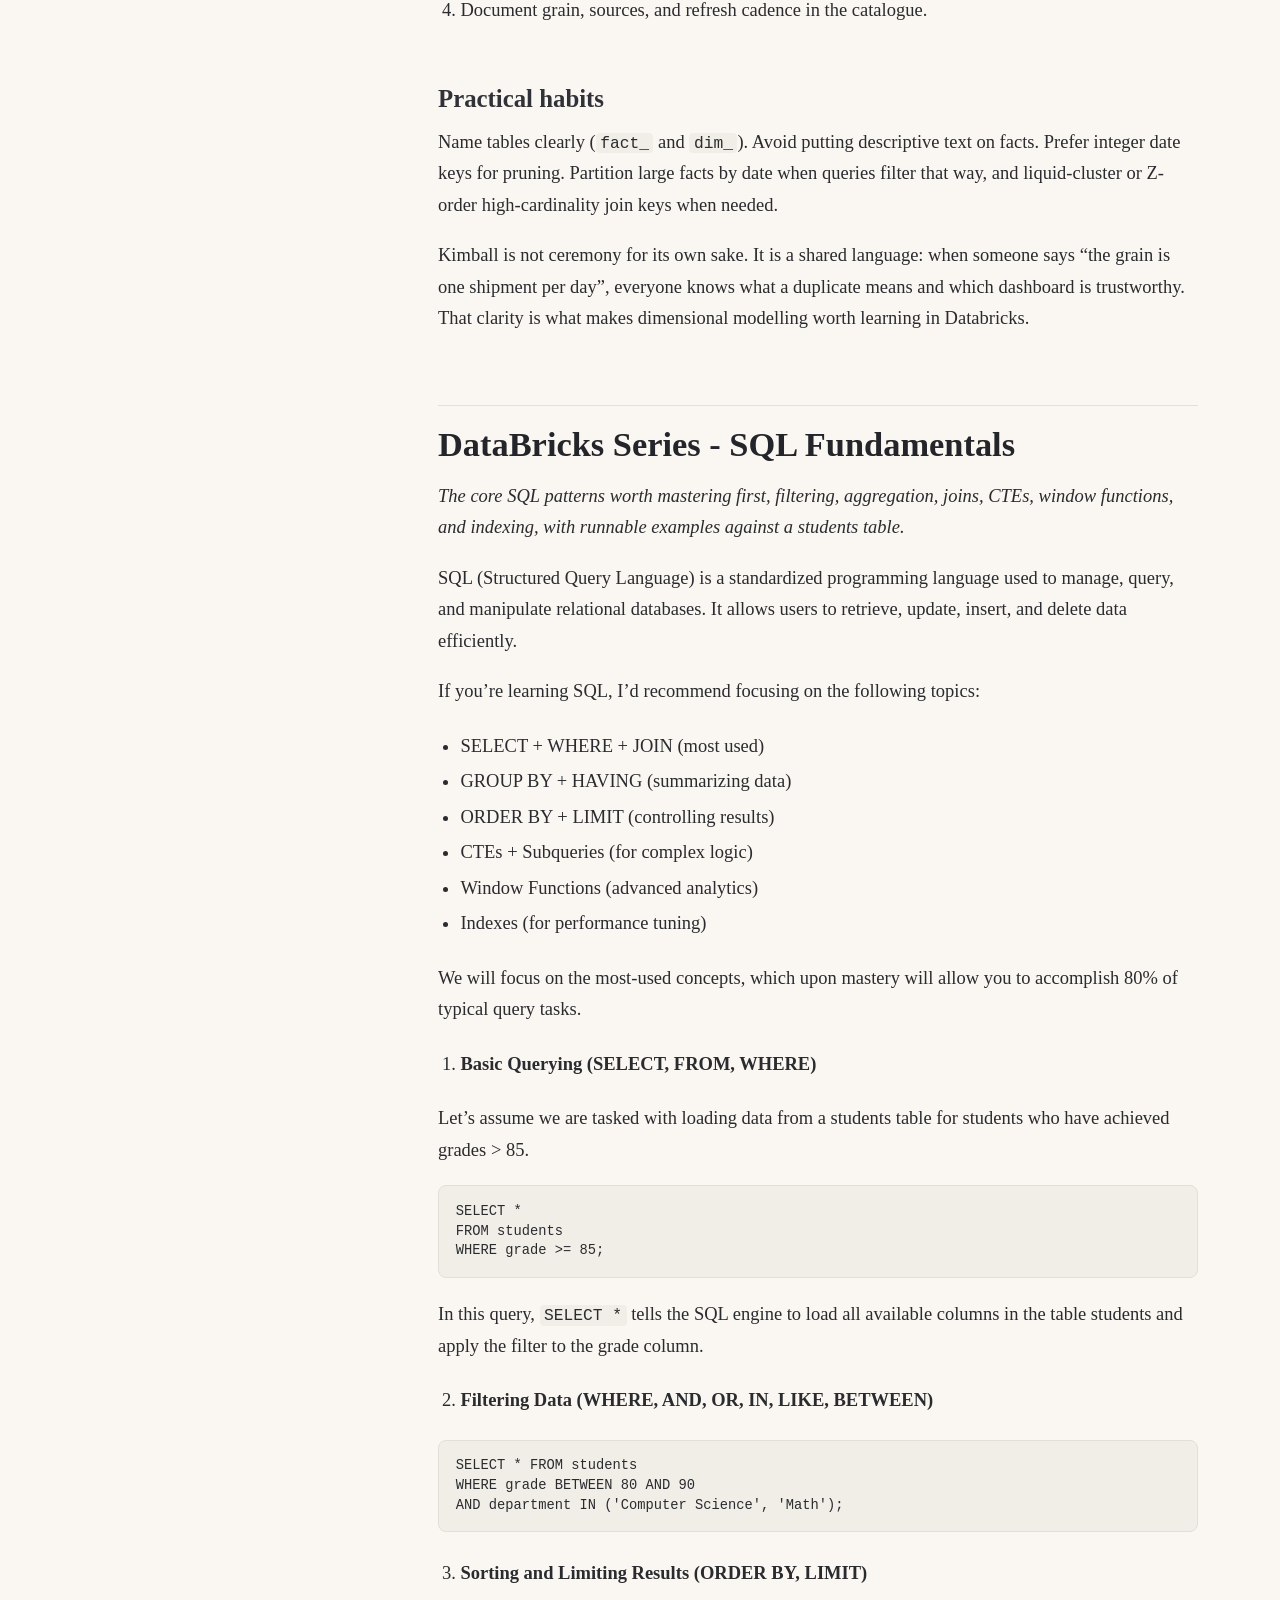
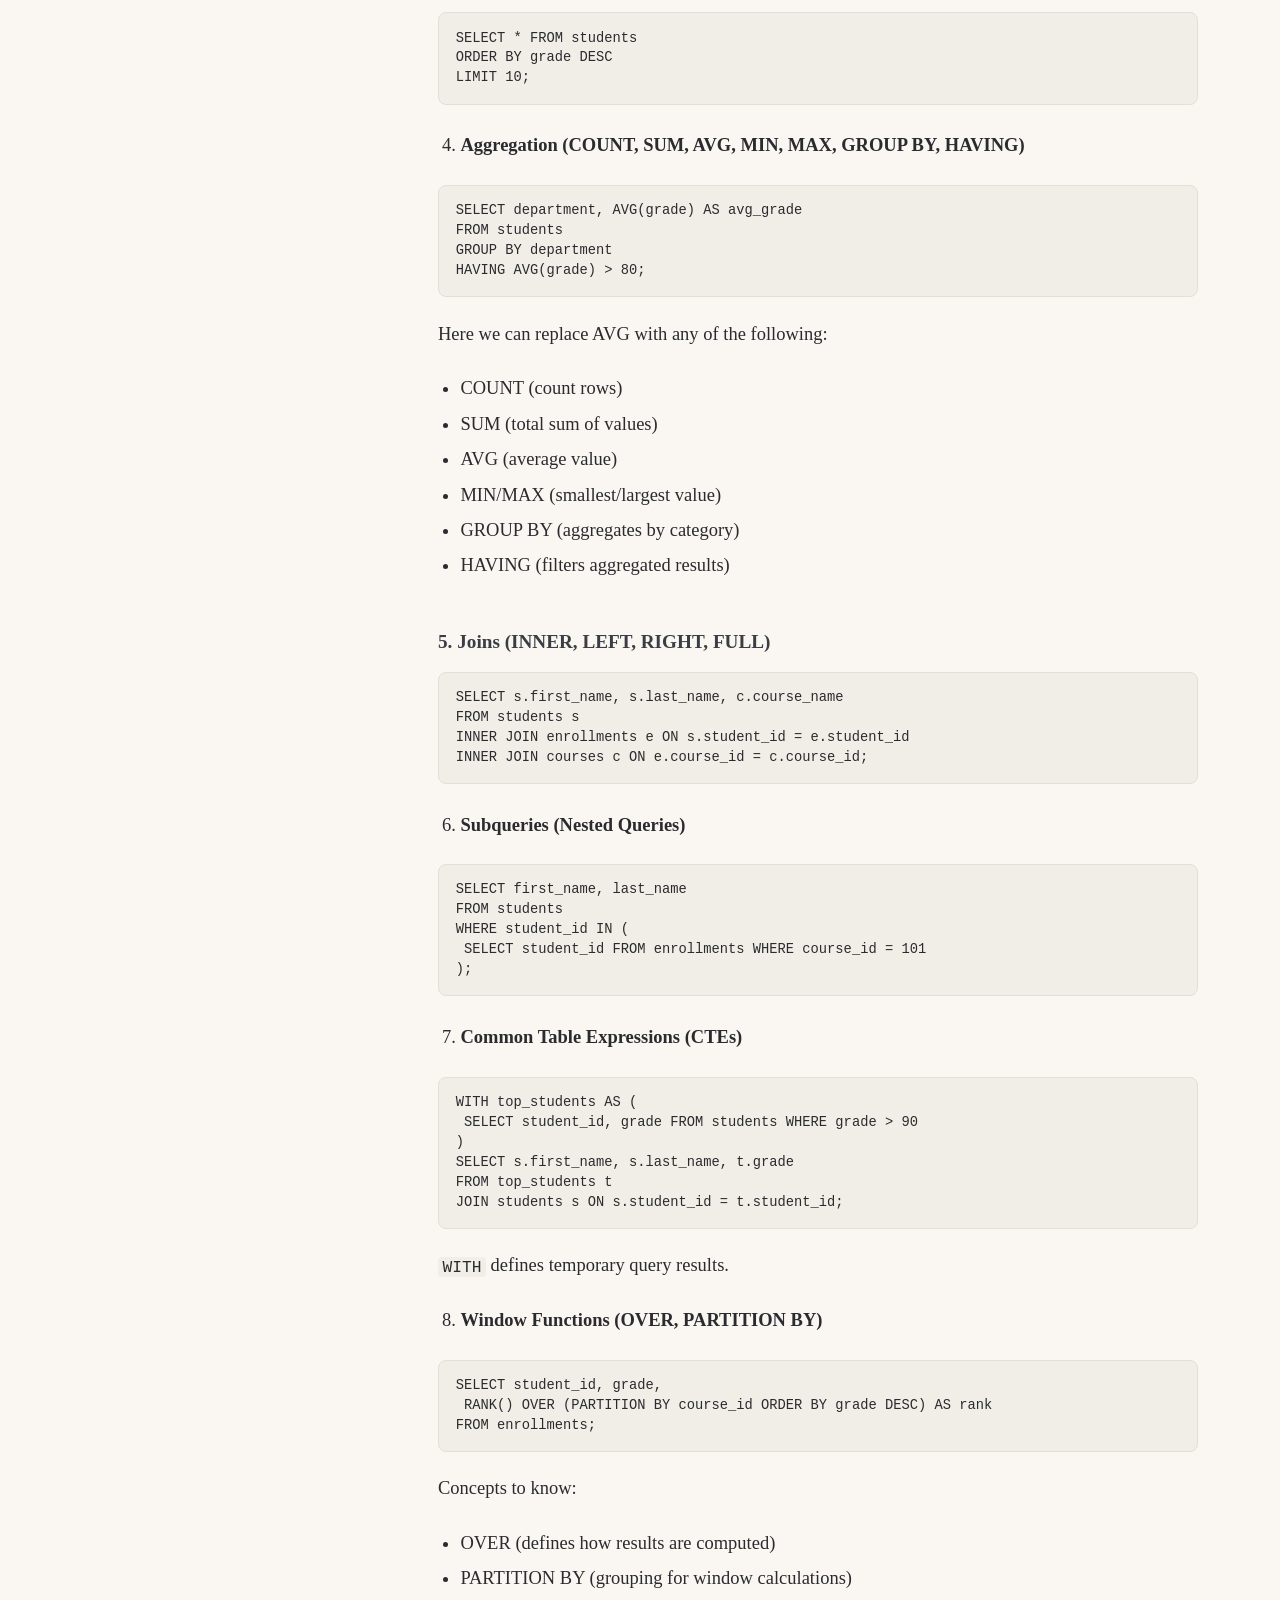
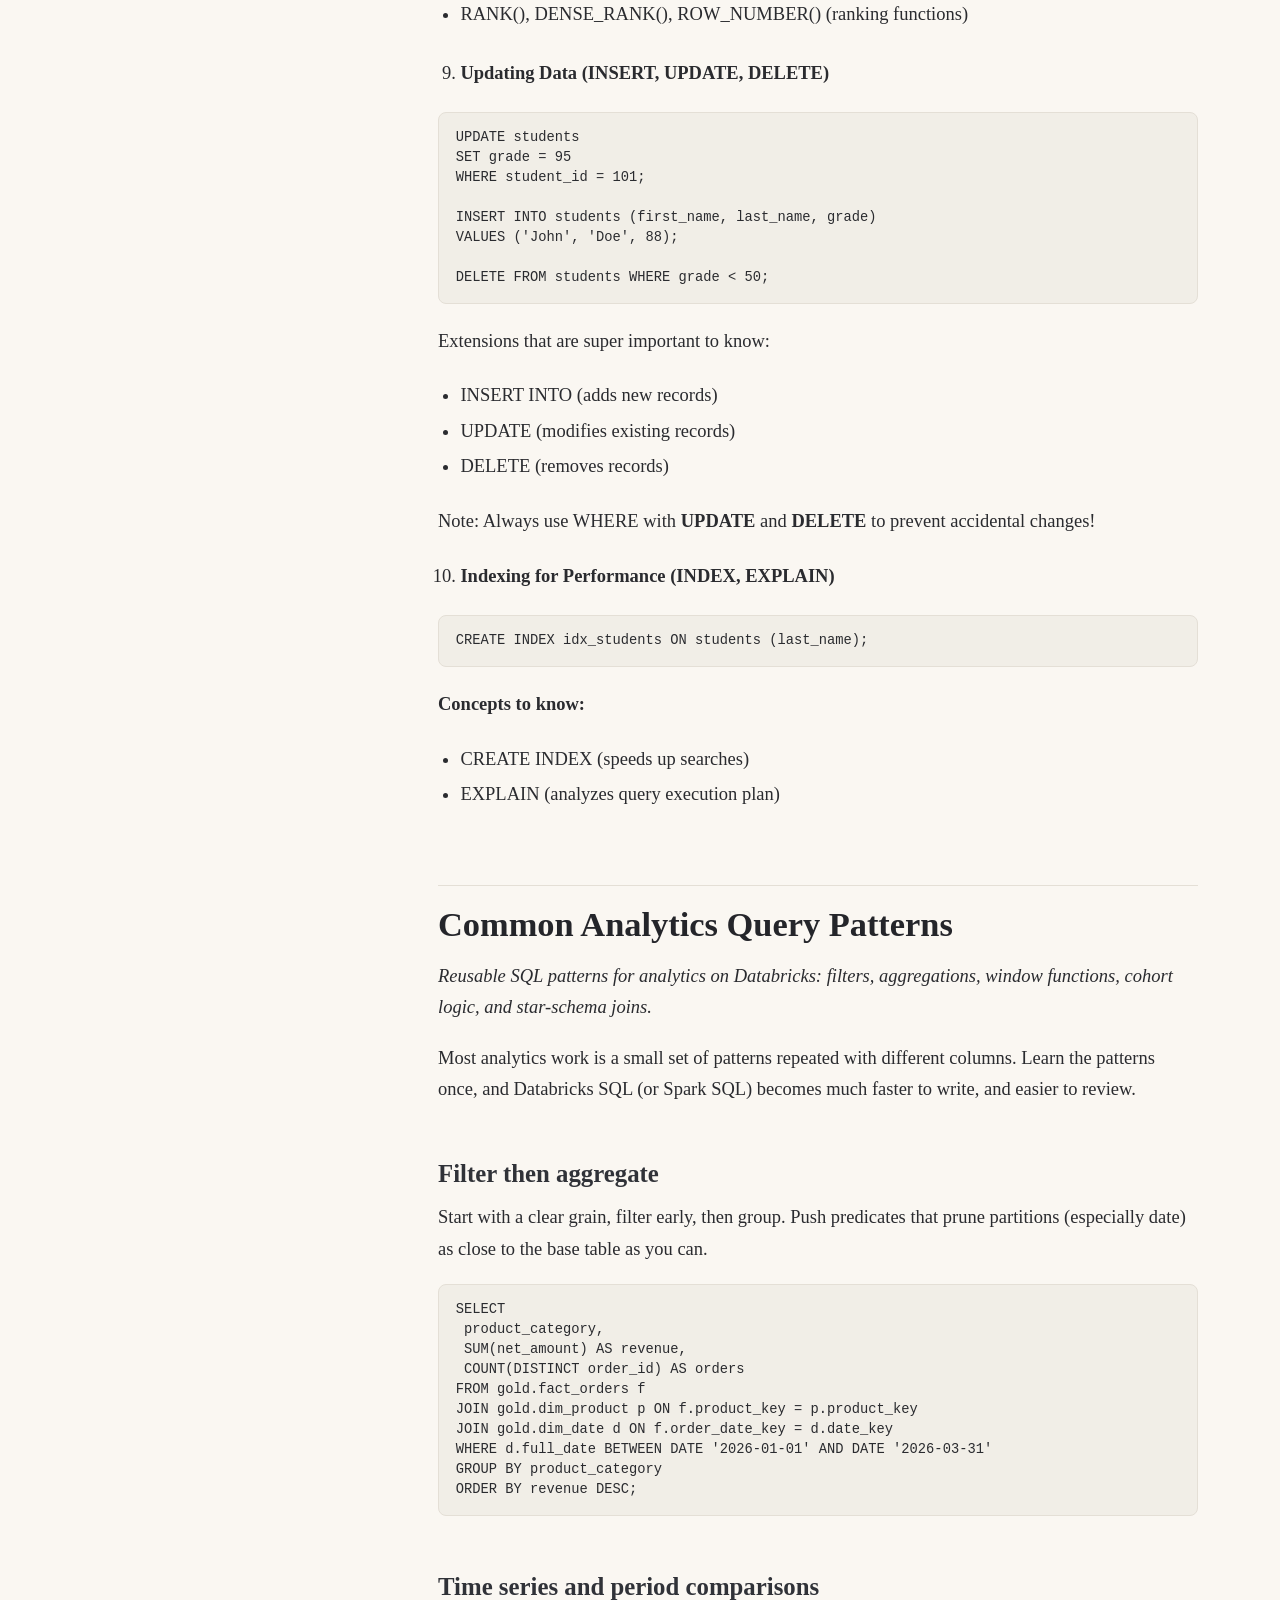
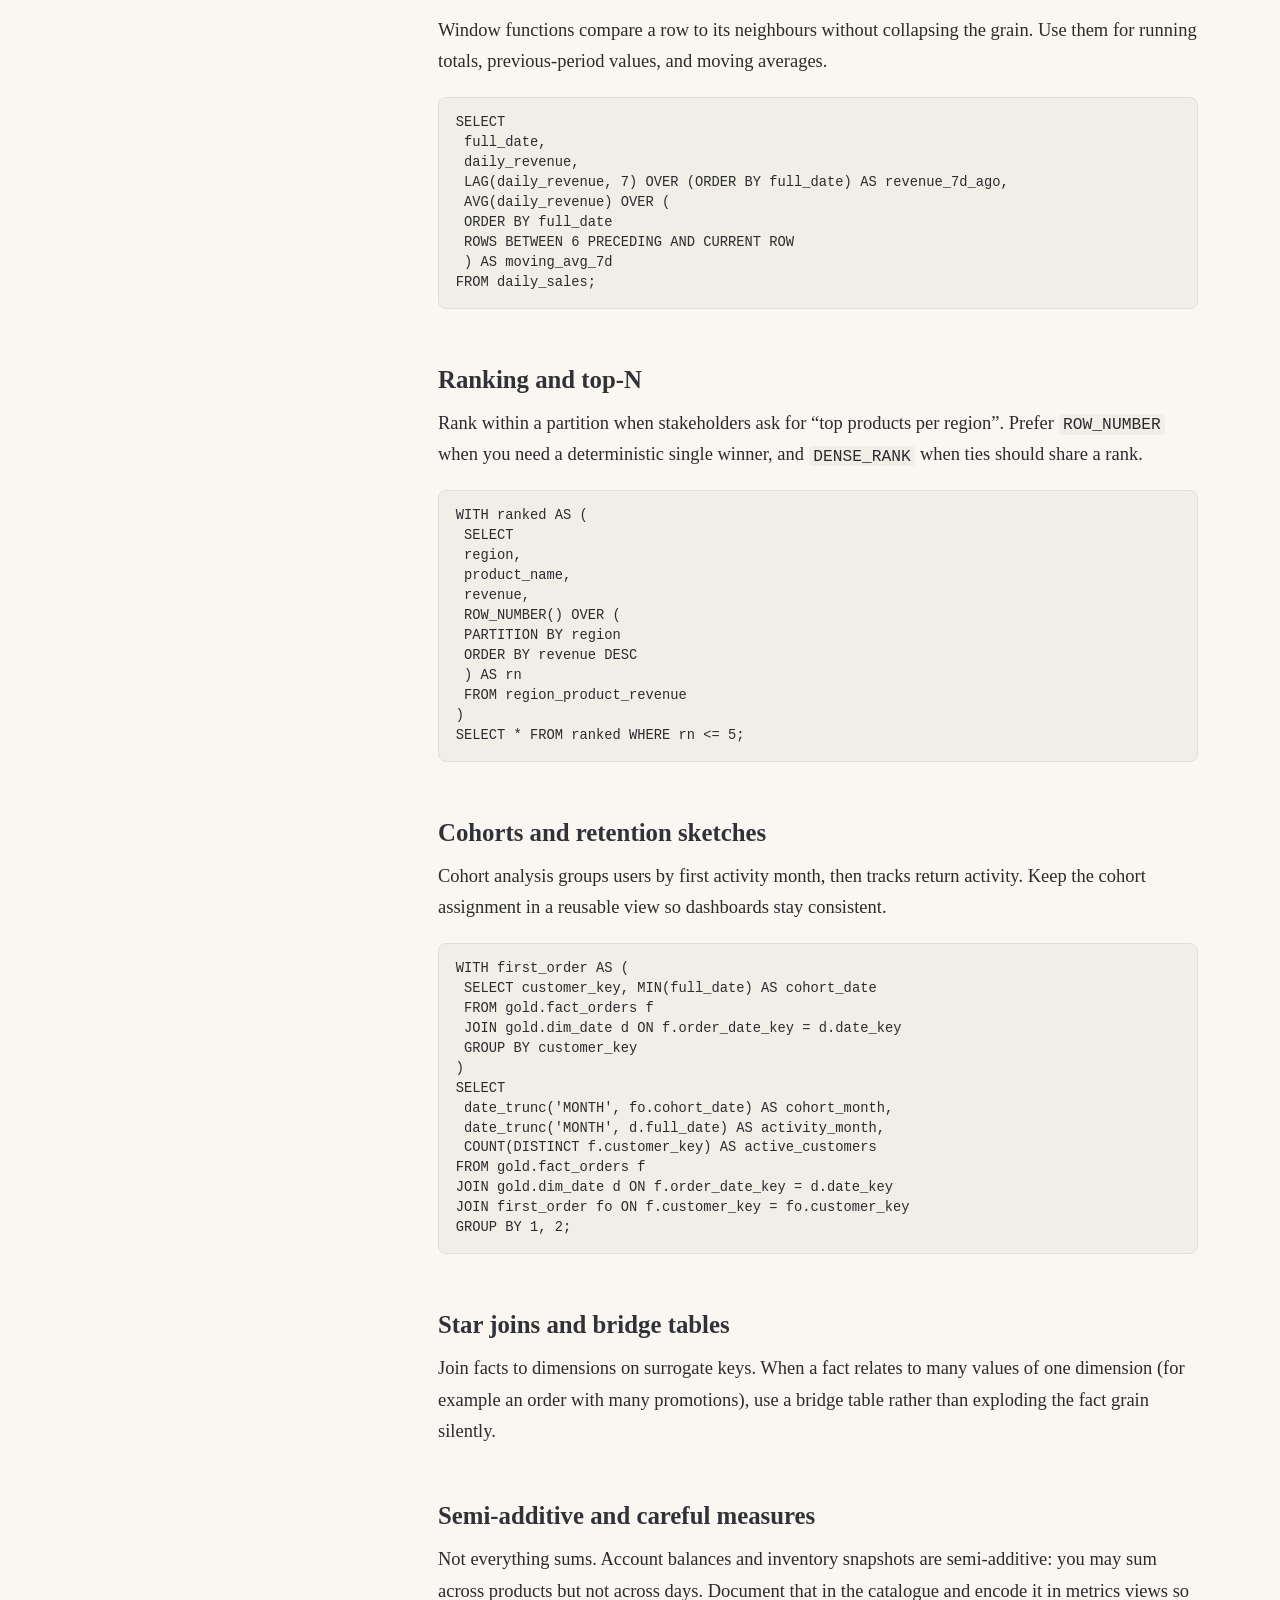
<file: docs/databricks/index.html>
<!DOCTYPE html>
<html xmlns="http://www.w3.org/1999/xhtml" lang="en-AU" xml:lang="en-AU">
<head>
  <meta charset="utf-8" />
  <meta name="generator" content="pandoc" />
  <meta name="viewport" content="width=device-width, initial-scale=1.0, user-scalable=yes" />
  <meta name="author" content="Musfira Jamil" />
  <meta name="dcterms.date" content="2026-09-27" />
  <title>Databricks</title>
  <style>
    code{white-space: pre-wrap;}
    span.smallcaps{font-variant: small-caps;}
    div.columns{display: flex; gap: min(4vw, 1.5em);}
    div.column{flex: auto; overflow-x: auto;}
    div.hanging-indent{margin-left: 1.5em; text-indent: -1.5em;}
    /* The extra [class] is a hack that increases specificity enough to
       override a similar rule in reveal.js */
    ul.task-list[class]{list-style: none;}
    ul.task-list li input[type="checkbox"] {
      font-size: inherit;
      width: 0.8em;
      margin: 0 0.8em 0.2em -1.6em;
      vertical-align: middle;
    }
    .display.math{display: block; text-align: center; margin: 0.5rem auto;}
  </style>
  <link rel="stylesheet" href="../styles.css" />
</head>
<body>
<header id="title-block-header">
<h1 class="title">Databricks</h1>
<p class="subtitle">SQL, Spark, pipelines, and lakehouse patterns</p>
<p class="author">Musfira Jamil</p>
<p class="date">2026-09-27</p>
</header>
<nav id="TOC" role="doc-toc">
<ul>
<li><a
href="#ai-drug-discovery-made-easy-your-complete-guide-to-chemprop-on-databricks"
id="toc-ai-drug-discovery-made-easy-your-complete-guide-to-chemprop-on-databricks">AI
Drug Discovery Made Easy: Your Complete Guide to Chemprop on
Databricks</a></li>
<li><a href="#common-data-modeling-techniques"
id="toc-common-data-modeling-techniques">3 Common Data Modeling
Techniques</a>
<ul>
<li><a href="#flat-models" id="toc-flat-models">Flat models</a></li>
<li><a href="#relational-models" id="toc-relational-models">Relational
models</a></li>
<li><a href="#dimensional-models"
id="toc-dimensional-models">Dimensional models</a></li>
<li><a href="#choosing-in-databricks"
id="toc-choosing-in-databricks">Choosing in Databricks</a></li>
</ul></li>
<li><a href="#dimensional-modeling-and-kimball-architecture"
id="toc-dimensional-modeling-and-kimball-architecture">Dimensional
Modeling and Kimball Architecture</a>
<ul>
<li><a href="#core-ideas" id="toc-core-ideas">Core ideas</a></li>
<li><a href="#star-schema-shape" id="toc-star-schema-shape">Star schema
shape</a></li>
<li><a href="#slowly-changing-dimensions"
id="toc-slowly-changing-dimensions">Slowly changing dimensions</a></li>
<li><a href="#kimball-on-a-lakehouse"
id="toc-kimball-on-a-lakehouse">Kimball on a lakehouse</a></li>
<li><a href="#practical-habits" id="toc-practical-habits">Practical
habits</a></li>
</ul></li>
<li><a href="#databricks-series---sql-fundamentals"
id="toc-databricks-series---sql-fundamentals">DataBricks Series - SQL
Fundamentals</a></li>
<li><a href="#common-analytics-query-patterns"
id="toc-common-analytics-query-patterns">Common Analytics Query
Patterns</a>
<ul>
<li><a href="#filter-then-aggregate"
id="toc-filter-then-aggregate">Filter then aggregate</a></li>
<li><a href="#time-series-and-period-comparisons"
id="toc-time-series-and-period-comparisons">Time series and period
comparisons</a></li>
<li><a href="#ranking-and-top-n" id="toc-ranking-and-top-n">Ranking and
top-N</a></li>
<li><a href="#cohorts-and-retention-sketches"
id="toc-cohorts-and-retention-sketches">Cohorts and retention
sketches</a></li>
<li><a href="#star-joins-and-bridge-tables"
id="toc-star-joins-and-bridge-tables">Star joins and bridge
tables</a></li>
<li><a href="#semi-additive-and-careful-measures"
id="toc-semi-additive-and-careful-measures">Semi-additive and careful
measures</a></li>
<li><a href="#make-patterns-reusable"
id="toc-make-patterns-reusable">Make patterns reusable</a></li>
</ul></li>
<li><a href="#processing-big-data-with-apache-spark-in-databricks"
id="toc-processing-big-data-with-apache-spark-in-databricks">Processing
Big Data with Apache Spark in Databricks</a>
<ul>
<li><a href="#dataframes-not-rows-in-a-loop"
id="toc-dataframes-not-rows-in-a-loop">DataFrames, not rows in a
loop</a></li>
<li><a href="#lazy-plans-and-actions"
id="toc-lazy-plans-and-actions">Lazy plans and actions</a></li>
<li><a href="#partitions-and-shuffle"
id="toc-partitions-and-shuffle">Partitions and shuffle</a></li>
<li><a href="#delta-lake-and-spark-together"
id="toc-delta-lake-and-spark-together">Delta Lake and Spark
together</a></li>
<li><a href="#cluster-and-job-habits"
id="toc-cluster-and-job-habits">Cluster and job habits</a></li>
<li><a href="#when-spark-is-the-right-tool"
id="toc-when-spark-is-the-right-tool">When Spark is the right
tool</a></li>
</ul></li>
<li><a href="#building-data-pipelines-in-databricks"
id="toc-building-data-pipelines-in-databricks">Building Data Pipelines
in Databricks</a>
<ul>
<li><a href="#medallion-layers-as-a-contract"
id="toc-medallion-layers-as-a-contract">Medallion layers as a
contract</a></li>
<li><a href="#incremental-over-full-reload"
id="toc-incremental-over-full-reload">Incremental over full
reload</a></li>
<li><a href="#orchestration-with-workflows"
id="toc-orchestration-with-workflows">Orchestration with
Workflows</a></li>
<li><a href="#quality-and-observability"
id="toc-quality-and-observability">Quality and observability</a></li>
<li><a href="#governance-and-environments"
id="toc-governance-and-environments">Governance and
environments</a></li>
<li><a href="#design-for-change" id="toc-design-for-change">Design for
change</a></li>
</ul></li>
</ul>
</nav>
<p>Notes on SQL, Spark, pipelines, dimensional modelling, analytics
queries, and Chemprop for drug discovery on Databricks.</p>
<p>These chapters started as learning notes and primers.</p>
<p><a href="../index.html" class="handbook-link">Notes library</a></p>
<h1
id="ai-drug-discovery-made-easy-your-complete-guide-to-chemprop-on-databricks">AI
Drug Discovery Made Easy: Your Complete Guide to Chemprop on
Databricks</h1>
<p><em>Notes on using Chemprop, a directed message-passing graph neural
network for molecular property prediction, as a managed workflow on
Databricks, from loading pretrained models to training multi-task ADMET
regressors.</em></p>
<p><em>These are my notes on a Databricks Community technical blog post,
<a
href="https://community.databricks.com/t5/technical-blog/ai-drug-discovery-made-easy-your-complete-guide-to-chemprop-on/ba-p/111750">“AI
Drug Discovery Made Easy: Your Complete Guide to Chemprop on
Databricks.”</a> All credit for the original workflow and code goes to
the Databricks authors, see the link for the full walkthrough and
runnable notebooks.</em></p>
<p>Computational drug discovery got a well-known proof point in 2020,
when a graph neural network flagged halicin, a compound already sitting
in a screening library, as a candidate antibiotic with a structure
unlike anything in existing drug classes. That’s the pitch for pairing a
chemistry-aware model like Chemprop with a platform like Databricks:
search chemical space faster, and do it on infrastructure that also
handles the data engineering and deployment side.</p>
<h3 id="what-chemprop-actually-models">What Chemprop actually
models</h3>
<p>Chemprop is a directed message-passing neural network (D-MPNN) built
specifically for molecules. Instead of hand-engineered chemical
descriptors, it treats a molecule as a graph, atoms as nodes, bonds as
edges, and runs several rounds of message passing so that information
about neighboring atoms and bonds propagates through the structure. The
result is a learned molecular fingerprint that feeds into a feed-forward
network for the actual prediction task, whether that’s a classification
(toxic / non-toxic) or a regression (solubility, binding affinity, an
ADMET property).</p>
<h3 id="why-run-it-on-databricks-specifically">Why run it on Databricks
specifically</h3>
<p>The argument isn’t that Databricks changes the modeling, it’s that it
removes friction around everything adjacent to modeling. Unity Catalog
gives you a governed, discoverable place to keep datasets and registered
models so a chemistry team and a data engineering team aren’t passing
CSVs around. MLflow handles experiment tracking and model registry, so a
trained Chemprop model can be logged, versioned, and served without a
bespoke deployment pipeline. For a workflow that moves from raw SMILES
strings to a served prediction endpoint, having compute, governance, and
serving in one place is the practical win.</p>
<h3 id="the-four-workflows-the-guide-walks-through">The four workflows
the guide walks through</h3>
<p>The Databricks post runs these against Unity Catalog data and
MLflow’s registry. To show what’s actually happening underneath, the
snippets below are trimmed straight from Chemprop’s own <a
href="https://github.com/chemprop/chemprop/tree/main/examples">example
notebooks</a> (Chemprop is MIT-licensed), Databricks just wraps this
with governed data access and managed serving.</p>
<p><strong>1. Inference with a pretrained model</strong>, loading an
existing Chemprop checkpoint and scoring new molecules for a property
like aqueous solubility, with no training step at all.</p>
<pre><code>from pathlib import Path
import numpy as np
import pandas as pd
import torch
from lightning import pytorch as pl
from chemprop import data, featurizers, models

chemprop_dir = Path.cwd().parent
checkpoint_path = chemprop_dir / &quot;tests&quot; / &quot;data&quot; / &quot;example_model_v2_regression_mol.ckpt&quot;
mpnn = models.MPNN.load_from_checkpoint(checkpoint_path)

test_path = chemprop_dir / &quot;tests&quot; / &quot;data&quot; / &quot;regression&quot; / &quot;mol&quot; / &quot;mol.csv&quot;
df_test = pd.read_csv(test_path)
smis = df_test[&quot;smiles&quot;]

test_data = [data.MoleculeDatapoint.from_smi(smi) for smi in smis]
featurizer = featurizers.SimpleMoleculeMolGraphFeaturizer()
test_dset = data.MoleculeDataset(test_data, featurizer=featurizer)
test_loader = data.build_dataloader(test_dset, shuffle=False)

with torch.inference_mode():
 trainer = pl.Trainer(logger=None, accelerator=&quot;cpu&quot;, devices=1)
 test_preds = trainer.predict(mpnn, test_loader)

df_test[&quot;pred&quot;] = np.concatenate(test_preds, axis=0)</code></pre>
<p><strong>2. Training a single-task classifier</strong>, fine-tuning
Chemprop on a labeled dataset for a binary property such as
toxicity.</p>
<pre><code>from pathlib import Path
import pandas as pd
from lightning import pytorch as pl
from chemprop import data, featurizers, models, nn

input_path = Path.cwd().parent / &quot;tests&quot; / &quot;data&quot; / &quot;classification&quot; / &quot;mol.csv&quot;
target_columns = [&quot;NR-AhR&quot;, &quot;NR-ER&quot;, &quot;SR-ARE&quot;, &quot;SR-MMP&quot;]

df_input = pd.read_csv(input_path)
smis = df_input.loc[:, &quot;smiles&quot;].values
ys = df_input.loc[:, target_columns].values
all_data = [data.MoleculeDatapoint.from_smi(smi, y) for smi, y in zip(smis, ys)]

mols = [d.mol for d in all_data]
train_indices, val_indices, test_indices = data.make_split_indices(mols, &quot;random&quot;, (0.8, 0.1, 0.1))
train_data, val_data, test_data = data.split_data_by_indices(all_data, train_indices, val_indices, test_indices)

featurizer = featurizers.SimpleMoleculeMolGraphFeaturizer()
train_dset = data.MoleculeDataset(train_data[0], featurizer)
val_dset = data.MoleculeDataset(val_data[0], featurizer)
test_dset = data.MoleculeDataset(test_data[0], featurizer)

train_loader = data.build_dataloader(train_dset)
val_loader = data.build_dataloader(val_dset, shuffle=False)
test_loader = data.build_dataloader(test_dset, shuffle=False)

mp = nn.BondMessagePassing()
agg = nn.MeanAggregation()
ffn = nn.BinaryClassificationFFN(n_tasks=len(target_columns))
mpnn = models.MPNN(mp, agg, ffn, batch_norm=False)

trainer = pl.Trainer(
 accelerator=&quot;cpu&quot;, devices=1, max_epochs=20, enable_checkpointing=True,
)
trainer.fit(mpnn, train_loader, val_loader)
results = trainer.test(mpnn, test_loader)</code></pre>
<p><strong>3. Serving via MLflow’s registry</strong>, pulling a
registered model back out of Unity Catalog/MLflow for inference, which
is the pattern you’d actually use once a model is production-bound
rather than sitting in a notebook. This part is Databricks/MLflow
plumbing rather than Chemprop code, so see the original post for that
snippet.</p>
<p><strong>4. Multi-task ADMET regression</strong>, training one model
to predict several absorption/distribution/metabolism/excretion/toxicity
endpoints simultaneously, which is closer to how a real drug-candidate
triage pipeline would be structured than any single-property demo.</p>
<pre><code>from pathlib import Path
import torch
import pandas as pd
from lightning import pytorch as pl
from chemprop import data, models, nn

input_path = Path.cwd().parent / &quot;tests&quot; / &quot;data&quot; / &quot;regression&quot; / &quot;mol_multitask.csv&quot;
target_columns = [&quot;mu&quot;, &quot;alpha&quot;, &quot;homo&quot;, &quot;lumo&quot;, &quot;gap&quot;, &quot;r2&quot;, &quot;zpve&quot;, &quot;cv&quot;, &quot;u0&quot;, &quot;u298&quot;, &quot;h298&quot;, &quot;g298&quot;]

df_input = pd.read_csv(input_path)
smis = df_input.loc[:, &quot;smiles&quot;].values
ys = df_input.loc[:, target_columns].values
datapoints = [data.MoleculeDatapoint.from_smi(smi, y) for smi, y in zip(smis, ys)]

split_indices = data.make_split_indices(datapoints)
train_data, val_data, test_data = data.split_data_by_indices(datapoints, *split_indices)
train_dset = data.MoleculeDataset(train_data[0])
val_dset = data.MoleculeDataset(val_data[0])
test_dset = data.MoleculeDataset(test_data[0])

output_scaler = train_dset.normalize_targets()
val_dset.normalize_targets(output_scaler)
train_loader = data.build_dataloader(train_dset)
val_loader = data.build_dataloader(val_dset)
test_loader = data.build_dataloader(test_dset)

output_transform = nn.transforms.UnscaleTransform.from_standard_scaler(output_scaler)
ffn = nn.RegressionFFN(n_tasks=len(target_columns), output_transform=output_transform)
chemprop_model = models.MPNN(nn.BondMessagePassing(), nn.MeanAggregation(), ffn)

trainer = pl.Trainer(logger=False, enable_checkpointing=False, max_epochs=1)
trainer.fit(chemprop_model, train_loader, val_loader)

preds = trainer.predict(chemprop_model, test_loader)
preds = torch.concat(preds, axis=1)</code></pre>
<h3 id="takeaway">Takeaway</h3>
<p>The interesting part isn’t that Chemprop works, message-passing GNNs
for molecular property prediction are well established, it’s the
integration story: a specialized chemistry model dropped into a
general-purpose data platform’s governance and serving layer, so the
same infrastructure that tracks a churn model can track a toxicity
classifier. Worth reading the full post for the actual notebook code and
the ADMET multi-task setup in detail.</p>
<h1 id="common-data-modeling-techniques">3 Common Data Modeling
Techniques</h1>
<p><em>A practical tour of flat, relational, and dimensional modelling,
with Databricks SQL examples so you can choose the right shape for
analytics and pipelines.</em></p>
<p>Data modelling is how you decide what your tables mean and how they
relate. In Databricks you will often meet three styles:
<strong>flat</strong>, <strong>relational</strong>, and
<strong>dimensional</strong>. None is universally best. Each trades
simplicity against flexibility, and each fits different stages of a
lakehouse pipeline.</p>
<h2 id="flat-models">Flat models</h2>
<p>A flat model is a single wide table: one row per event or entity,
with many columns and little or no joining. Think of a CSV of sales with
customer name, product name, and region all denormalised onto the same
row. Flat models are easy to load, easy to query for beginners, and
common for landing zones or feature tables.</p>
<p>The downside is redundancy. The same customer details repeat on every
order row. Updates become painful, and storage grows. Flat tables also
encourage analytics that are hard to reuse across teams.</p>
<pre><code>CREATE OR REPLACE TABLE sales_flat AS
SELECT
 order_id,
 order_date,
 customer_id,
 customer_name,
 product_id,
 product_name,
 quantity,
 unit_price,
 quantity * unit_price AS line_amount
FROM bronze.orders_raw;</code></pre>
<p>Use flat models for exploration, machine learning feature stores, or
narrow reporting extracts. Avoid them as the long-term system of record
when many teams need consistent definitions.</p>
<h2 id="relational-models">Relational models</h2>
<p>Relational modelling normalises entities into related tables:
customers, products, orders, order lines. Keys link them. This is the
classic OLTP and enterprise warehouse style. In Databricks it often
appears in silver layers where you clean and conform source systems.</p>
<pre><code>CREATE OR REPLACE TABLE dim_customer_rel (
 customer_id STRING PRIMARY KEY,
 customer_name STRING,
 email STRING,
 city STRING
);

CREATE OR REPLACE TABLE fact_order_line_rel (
 order_line_id STRING PRIMARY KEY,
 order_id STRING,
 customer_id STRING,
 product_id STRING,
 quantity INT,
 unit_price DECIMAL(12,2)
);</code></pre>
<p>Queries then join on keys:</p>
<pre><code>SELECT c.customer_name, SUM(f.quantity * f.unit_price) AS revenue
FROM fact_order_line_rel f
JOIN dim_customer_rel c ON f.customer_id = c.customer_id
GROUP BY c.customer_name;</code></pre>
<p>Relational models reduce duplication and protect integrity. They can
be slower for heavy analytics if you join many large tables without good
partitioning and clustering. They also ask analysts to understand the
schema deeply.</p>
<h2 id="dimensional-models">Dimensional models</h2>
<p>Dimensional modelling organises data for analysis: <em>facts</em>
hold measures (sales amount, quantity), and <em>dimensions</em> hold
descriptive context (date, customer, product). The classic star schema
puts one fact table at the centre with dimensions around it.</p>
<pre><code>CREATE OR REPLACE TABLE fact_sales (
 date_key INT,
 customer_key BIGINT,
 product_key BIGINT,
 quantity INT,
 sales_amount DECIMAL(14,2)
);

CREATE OR REPLACE TABLE dim_product (
 product_key BIGINT,
 product_id STRING,
 product_name STRING,
 category STRING
);</code></pre>
<p>Dimensional models shine for BI tools and repeated business
questions: revenue by category, orders by month, churn by segment. They
are usually built in gold layers after you have cleaned relational or
semi-structured sources.</p>
<h2 id="choosing-in-databricks">Choosing in Databricks</h2>
<ul>
<li><strong>Bronze:</strong> keep close to source, often flat or lightly
structured.</li>
<li><strong>Silver:</strong> relational or well-keyed entities for
reuse.</li>
<li><strong>Gold:</strong> dimensional stars or wide flat marts for
consumption.</li>
</ul>
<p>Start from the questions people ask. If analysts need flexible
drill-downs across many attributes, lean dimensional. If you are
integrating operational systems, lean relational. If you need a fast
one-off extract, a flat table is fine, just do not pretend it is a
warehouse.</p>
<p>Good modelling is less about dogma and more about clarity: every
column should have a clear grain, a clear owner, and a clear path into
the next layer of your lakehouse.</p>
<h1 id="dimensional-modeling-and-kimball-architecture">Dimensional
Modeling and Kimball Architecture</h1>
<p><em>How Kimball-style dimensional modelling maps onto a Databricks
lakehouse: facts, dimensions, conformed keys, and practical design
habits.</em></p>
<p>Kimball dimensional modelling is a practical way to design analytics
data so business questions are easy to ask and hard to get wrong. In
Databricks, the same ideas sit comfortably in a medallion lakehouse:
cleaned silver entities feed gold stars that BI tools and SQL notebooks
consume.</p>
<h2 id="core-ideas">Core ideas</h2>
<p>A <strong>fact table</strong> records measurable events at a declared
grain, for example one row per order line per day. A <strong>dimension
table</strong> describes the who, what, where, and when. Surrogate keys
(integers or bigints you generate) link facts to dimensions so natural
keys from source systems can change without breaking history.</p>
<ul>
<li><strong>Grain:</strong> state the grain in one sentence before you
write DDL.</li>
<li><strong>Additive measures:</strong> prefer amounts you can sum
safely across dimensions.</li>
<li><strong>Conformed dimensions:</strong> shared date, customer, and
product dims across marts.</li>
</ul>
<h2 id="star-schema-shape">Star schema shape</h2>
<p>In a star, the fact sits in the middle. Dimensions hang off it with
few joins. Snowflakes normalise dimensions further (product to category
to department). Stars are usually simpler for analysts; snowflakes can
reduce duplication but add join complexity.</p>
<pre><code>CREATE OR REPLACE TABLE gold.fact_orders (
 order_date_key INT NOT NULL,
 customer_key BIGINT NOT NULL,
 product_key BIGINT NOT NULL,
 order_id STRING NOT NULL,
 quantity INT,
 net_amount DECIMAL(14,2),
 CONSTRAINT pk_fact_orders PRIMARY KEY (order_id, product_key)
);

CREATE OR REPLACE TABLE gold.dim_date (
 date_key INT PRIMARY KEY,
 full_date DATE,
 year INT,
 month_name STRING,
 fiscal_quarter STRING
);</code></pre>
<h2 id="slowly-changing-dimensions">Slowly changing dimensions</h2>
<p>Customer attributes change. Kimball Type 1 overwrites the current
value. Type 2 keeps history with effective dates or version rows. In
Databricks, Delta tables make Type 2 practical: merge new versions,
expire old ones, and point facts at the correct surrogate key for that
point in time.</p>
<pre><code>-- Conceptual Type 2 pattern
MERGE INTO gold.dim_customer t
USING staging.customer_changes s
ON t.customer_id = s.customer_id AND t.is_current = true
WHEN MATCHED AND t.email &lt;&gt; s.email THEN UPDATE SET
 t.is_current = false,
 t.valid_to = current_date()
WHEN NOT MATCHED THEN INSERT *;</code></pre>
<p>Keep SCD logic in one place (a notebook job or dbt model) so every
mart inherits the same history rules.</p>
<h2 id="kimball-on-a-lakehouse">Kimball on a lakehouse</h2>
<p>Classic Kimball assumed a relational warehouse bus. On Databricks you
still want a <em>bus</em>: shared conformed dimensions published once,
then reused. What changes is storage and compute, Delta Lake, Unity
Catalog, and SQL warehouses, not the modelling discipline.</p>
<ol type="1">
<li>Define business processes and grains with stakeholders.</li>
<li>Build conformed dimensions in gold (date, customer, product).</li>
<li>Load facts with surrogate keys and declared additive measures.</li>
<li>Document grain, sources, and refresh cadence in the catalogue.</li>
</ol>
<h2 id="practical-habits">Practical habits</h2>
<p>Name tables clearly (<code>fact_</code> and <code>dim_</code>). Avoid
putting descriptive text on facts. Prefer integer date keys for pruning.
Partition large facts by date when queries filter that way, and
liquid-cluster or Z-order high-cardinality join keys when needed.</p>
<p>Kimball is not ceremony for its own sake. It is a shared language:
when someone says “the grain is one shipment per day”, everyone knows
what a duplicate means and which dashboard is trustworthy. That clarity
is what makes dimensional modelling worth learning in Databricks.</p>
<h1 id="databricks-series---sql-fundamentals">DataBricks Series - SQL
Fundamentals</h1>
<p><em>The core SQL patterns worth mastering first, filtering,
aggregation, joins, CTEs, window functions, and indexing, with runnable
examples against a students table.</em></p>
<p>SQL (Structured Query Language) is a standardized programming
language used to manage, query, and manipulate relational databases. It
allows users to retrieve, update, insert, and delete data
efficiently.</p>
<p>If you’re learning SQL, I’d recommend focusing on the following
topics:</p>
<ul>
<li>SELECT + WHERE + JOIN (most used)</li>
<li>GROUP BY + HAVING (summarizing data)</li>
<li>ORDER BY + LIMIT (controlling results)</li>
<li>CTEs + Subqueries (for complex logic)</li>
<li>Window Functions (advanced analytics)</li>
<li>Indexes (for performance tuning)</li>
</ul>
<p>We will focus on the most-used concepts, which upon mastery will
allow you to accomplish 80% of typical query tasks.</p>
<ol type="1">
<li><strong>Basic Querying (SELECT, FROM, WHERE)</strong></li>
</ol>
<p>Let’s assume we are tasked with loading data from a students table
for students who have achieved grades &gt; 85.</p>
<pre><code>SELECT *
FROM students
WHERE grade &gt;= 85;</code></pre>
<p>In this query, <code>SELECT *</code> tells the SQL engine to load all
available columns in the table students and apply the filter to the
grade column.</p>
<ol start="2" type="1">
<li><strong>Filtering Data (WHERE, AND, OR, IN, LIKE,
BETWEEN)</strong></li>
</ol>
<pre><code>SELECT * FROM students
WHERE grade BETWEEN 80 AND 90
AND department IN (&#39;Computer Science&#39;, &#39;Math&#39;);</code></pre>
<ol start="3" type="1">
<li><strong>Sorting and Limiting Results (ORDER BY, LIMIT)</strong></li>
</ol>
<pre><code>SELECT * FROM students
ORDER BY grade DESC
LIMIT 10;</code></pre>
<ol start="4" type="1">
<li><strong>Aggregation (COUNT, SUM, AVG, MIN, MAX, GROUP BY,
HAVING)</strong></li>
</ol>
<pre><code>SELECT department, AVG(grade) AS avg_grade
FROM students
GROUP BY department
HAVING AVG(grade) &gt; 80;</code></pre>
<p>Here we can replace AVG with any of the following:</p>
<ul>
<li>COUNT (count rows)</li>
<li>SUM (total sum of values)</li>
<li>AVG (average value)</li>
<li>MIN/MAX (smallest/largest value)</li>
<li>GROUP BY (aggregates by category)</li>
<li>HAVING (filters aggregated results)</li>
</ul>
<h3 id="joins-inner-left-right-full">5. Joins (INNER, LEFT, RIGHT,
FULL)</h3>
<pre><code>SELECT s.first_name, s.last_name, c.course_name
FROM students s
INNER JOIN enrollments e ON s.student_id = e.student_id
INNER JOIN courses c ON e.course_id = c.course_id;</code></pre>
<ol start="6" type="1">
<li><strong>Subqueries (Nested Queries)</strong></li>
</ol>
<pre><code>SELECT first_name, last_name
FROM students
WHERE student_id IN (
 SELECT student_id FROM enrollments WHERE course_id = 101
);</code></pre>
<ol start="7" type="1">
<li><strong>Common Table Expressions (CTEs)</strong></li>
</ol>
<pre><code>WITH top_students AS (
 SELECT student_id, grade FROM students WHERE grade &gt; 90
)
SELECT s.first_name, s.last_name, t.grade
FROM top_students t
JOIN students s ON s.student_id = t.student_id;</code></pre>
<p><code>WITH</code> defines temporary query results.</p>
<ol start="8" type="1">
<li><strong>Window Functions (OVER, PARTITION BY)</strong></li>
</ol>
<pre><code>SELECT student_id, grade,
 RANK() OVER (PARTITION BY course_id ORDER BY grade DESC) AS rank
FROM enrollments;</code></pre>
<p>Concepts to know:</p>
<ul>
<li>OVER (defines how results are computed)</li>
<li>PARTITION BY (grouping for window calculations)</li>
<li>RANK(), DENSE_RANK(), ROW_NUMBER() (ranking functions)</li>
</ul>
<ol start="9" type="1">
<li><strong>Updating Data (INSERT, UPDATE, DELETE)</strong></li>
</ol>
<pre><code>UPDATE students
SET grade = 95
WHERE student_id = 101;

INSERT INTO students (first_name, last_name, grade)
VALUES (&#39;John&#39;, &#39;Doe&#39;, 88);

DELETE FROM students WHERE grade &lt; 50;</code></pre>
<p>Extensions that are super important to know:</p>
<ul>
<li>INSERT INTO (adds new records)</li>
<li>UPDATE (modifies existing records)</li>
<li>DELETE (removes records)</li>
</ul>
<p>Note: Always use WHERE with <strong>UPDATE</strong> and
<strong>DELETE</strong> to prevent accidental changes!</p>
<ol start="10" type="1">
<li><strong>Indexing for Performance (INDEX, EXPLAIN)</strong></li>
</ol>
<pre><code>CREATE INDEX idx_students ON students (last_name);</code></pre>
<p><strong>Concepts to know:</strong></p>
<ul>
<li>CREATE INDEX (speeds up searches)</li>
<li>EXPLAIN (analyzes query execution plan)</li>
</ul>
<h1 id="common-analytics-query-patterns">Common Analytics Query
Patterns</h1>
<p><em>Reusable SQL patterns for analytics on Databricks: filters,
aggregations, window functions, cohort logic, and star-schema
joins.</em></p>
<p>Most analytics work is a small set of patterns repeated with
different columns. Learn the patterns once, and Databricks SQL (or Spark
SQL) becomes much faster to write, and easier to review.</p>
<h2 id="filter-then-aggregate">Filter then aggregate</h2>
<p>Start with a clear grain, filter early, then group. Push predicates
that prune partitions (especially date) as close to the base table as
you can.</p>
<pre><code>SELECT
 product_category,
 SUM(net_amount) AS revenue,
 COUNT(DISTINCT order_id) AS orders
FROM gold.fact_orders f
JOIN gold.dim_product p ON f.product_key = p.product_key
JOIN gold.dim_date d ON f.order_date_key = d.date_key
WHERE d.full_date BETWEEN DATE &#39;2026-01-01&#39; AND DATE &#39;2026-03-31&#39;
GROUP BY product_category
ORDER BY revenue DESC;</code></pre>
<h2 id="time-series-and-period-comparisons">Time series and period
comparisons</h2>
<p>Window functions compare a row to its neighbours without collapsing
the grain. Use them for running totals, previous-period values, and
moving averages.</p>
<pre><code>SELECT
 full_date,
 daily_revenue,
 LAG(daily_revenue, 7) OVER (ORDER BY full_date) AS revenue_7d_ago,
 AVG(daily_revenue) OVER (
 ORDER BY full_date
 ROWS BETWEEN 6 PRECEDING AND CURRENT ROW
 ) AS moving_avg_7d
FROM daily_sales;</code></pre>
<h2 id="ranking-and-top-n">Ranking and top-N</h2>
<p>Rank within a partition when stakeholders ask for “top products per
region”. Prefer <code>ROW_NUMBER</code> when you need a deterministic
single winner, and <code>DENSE_RANK</code> when ties should share a
rank.</p>
<pre><code>WITH ranked AS (
 SELECT
 region,
 product_name,
 revenue,
 ROW_NUMBER() OVER (
 PARTITION BY region
 ORDER BY revenue DESC
 ) AS rn
 FROM region_product_revenue
)
SELECT * FROM ranked WHERE rn &lt;= 5;</code></pre>
<h2 id="cohorts-and-retention-sketches">Cohorts and retention
sketches</h2>
<p>Cohort analysis groups users by first activity month, then tracks
return activity. Keep the cohort assignment in a reusable view so
dashboards stay consistent.</p>
<pre><code>WITH first_order AS (
 SELECT customer_key, MIN(full_date) AS cohort_date
 FROM gold.fact_orders f
 JOIN gold.dim_date d ON f.order_date_key = d.date_key
 GROUP BY customer_key
)
SELECT
 date_trunc(&#39;MONTH&#39;, fo.cohort_date) AS cohort_month,
 date_trunc(&#39;MONTH&#39;, d.full_date) AS activity_month,
 COUNT(DISTINCT f.customer_key) AS active_customers
FROM gold.fact_orders f
JOIN gold.dim_date d ON f.order_date_key = d.date_key
JOIN first_order fo ON f.customer_key = fo.customer_key
GROUP BY 1, 2;</code></pre>
<h2 id="star-joins-and-bridge-tables">Star joins and bridge tables</h2>
<p>Join facts to dimensions on surrogate keys. When a fact relates to
many values of one dimension (for example an order with many
promotions), use a bridge table rather than exploding the fact grain
silently.</p>
<h2 id="semi-additive-and-careful-measures">Semi-additive and careful
measures</h2>
<p>Not everything sums. Account balances and inventory snapshots are
semi-additive: you may sum across products but not across days. Document
that in the catalogue and encode it in metrics views so tools do not
invent wrong totals.</p>
<ul>
<li>Use <code>SUM</code> for additive facts like revenue and
quantity.</li>
<li>Use last-in-period logic for snapshots.</li>
<li>Prefer distinct counts only when the grain truly requires them, they
are expensive.</li>
</ul>
<h2 id="make-patterns-reusable">Make patterns reusable</h2>
<p>Wrap stable logic in views or metric layers. Keep notebooks for
exploration, not as the only definition of “monthly revenue”. When a
pattern shows up three times, promote it. That is how analytics teams
stay organised as the lakehouse grows.</p>
<h1 id="processing-big-data-with-apache-spark-in-databricks">Processing
Big Data with Apache Spark in Databricks</h1>
<p><em>How Apache Spark powers Databricks workloads: DataFrames,
transformations, partitioning, and practical habits for reliable
large-scale processing.</em></p>
<p>Apache Spark is the distributed engine underneath most Databricks
data engineering. You write transformations against DataFrames (or SQL),
and Spark plans them across a cluster. Understanding a few core ideas,
lazy evaluation, partitions, shuffle, and caching, pays off quickly when
jobs slow down or spill to disk.</p>
<h2 id="dataframes-not-rows-in-a-loop">DataFrames, not rows in a
loop</h2>
<p>Spark works best when you describe <em>what</em> you want in bulk
operations: filter, select, join, aggregate. Avoid collecting large
results to the driver or writing Python loops over partitions unless you
truly need custom logic via pandas UDFs or mapInPandas.</p>
<pre><code>from pyspark.sql import functions as F

df = spark.table(&quot;silver.orders&quot;)
clean = (
 df
 .filter(F.col(&quot;order_date&quot;) &gt;= &quot;2026-01-01&quot;)
 .withColumn(&quot;line_amount&quot;, F.col(&quot;quantity&quot;) * F.col(&quot;unit_price&quot;))
 .groupBy(&quot;customer_id&quot;)
 .agg(F.sum(&quot;line_amount&quot;).alias(&quot;revenue&quot;))
)
clean.write.mode(&quot;overwrite&quot;).saveAsTable(&quot;gold.customer_revenue&quot;)</code></pre>
<h2 id="lazy-plans-and-actions">Lazy plans and actions</h2>
<p>Transformations build a logical plan. Actions such as
<code>count</code>, <code>collect</code>, <code>show</code>, or a write
trigger execution. That laziness lets Catalyst optimise the whole
pipeline. Chain filters before wide joins when you can, and prefer SQL
or DataFrame APIs over opaque UDFs so the optimiser can see your
intent.</p>
<h2 id="partitions-and-shuffle">Partitions and shuffle</h2>
<p>Data is split into partitions processed in parallel. A
<strong>shuffle</strong> redistributes data for joins and group-bys.
Shuffles are expensive: they move bytes across the network and can
create skew when one key dominates.</p>
<ul>
<li>Filter and project early to shrink shuffle input.</li>
<li>Broadcast small dimension tables with <code>broadcast()</code> or
rely on auto-broadcast hints when sizes allow.</li>
<li>Watch for skew, salting keys or Adaptive Query Execution (AQE) can
help.</li>
</ul>
<pre><code>from pyspark.sql.functions import broadcast

facts = spark.table(&quot;gold.fact_orders&quot;)
dim_prod = spark.table(&quot;gold.dim_product&quot;)
joined = facts.join(broadcast(dim_prod), &quot;product_key&quot;)</code></pre>
<h2 id="delta-lake-and-spark-together">Delta Lake and Spark
together</h2>
<p>In Databricks you usually read and write Delta tables. ACID
transactions, time travel, and <code>MERGE</code> make incremental
pipelines safer than raw Parquet folders. Combine Spark transformations
with Delta features: optimise layout, vacuum old files carefully, and
use Change Data Feed when downstream jobs need only the deltas.</p>
<h2 id="cluster-and-job-habits">Cluster and job habits</h2>
<ol type="1">
<li>Use job clusters for scheduled work; keep interactive clusters for
development.</li>
<li>Size for the shuffle-heavy stages, not only the scan.</li>
<li>Prefer Photon-accelerated SQL warehouses for BI-shaped queries when
available.</li>
<li>Log metrics: rows in, rows out, duration, and data skipped by
partition pruning.</li>
</ol>
<h2 id="when-spark-is-the-right-tool">When Spark is the right tool</h2>
<p>Spark shines for large batch and micro-batch ETL, feature
engineering, and joins that no longer fit on a single machine. For
lightweight transforms on small tables, a SQL warehouse query may be
simpler and cheaper. Match the engine to the data volume and latency,
not to habit.</p>
<p>Think in DataFrames, respect the shuffle, and keep tables in Delta
with clear layers. That combination is the everyday craft of processing
big data in Databricks.</p>
<h1 id="building-data-pipelines-in-databricks">Building Data Pipelines
in Databricks</h1>
<p><em>A practical guide to Databricks pipelines: medallion layers,
incremental loads, orchestration, quality checks, and operational habits
that keep data trustworthy.</em></p>
<p>A data pipeline moves information from sources to something people
can trust, tables, dashboards, or models, on a schedule and with clear
ownership. In Databricks that usually means notebooks or workflows
reading raw files or CDC streams, writing Delta tables through bronze,
silver, and gold layers, and publishing into Unity Catalog.</p>
<h2 id="medallion-layers-as-a-contract">Medallion layers as a
contract</h2>
<ul>
<li><strong>Bronze:</strong> append-only landing, schema-on-read or
lightly typed, retain source quirks.</li>
<li><strong>Silver:</strong> cleaned, deduplicated, conformed entities
and events.</li>
<li><strong>Gold:</strong> business marts, dimensional models, and
aggregates for consumption.</li>
</ul>
<p>Treat each layer as a contract. Downstream jobs should not reach into
bronze for business logic. That separation keeps reprocessing and
debugging organised when a source changes shape.</p>
<h2 id="incremental-over-full-reload">Incremental over full reload</h2>
<p>Prefer incremental processing: read only new files, new partitions,
or Change Data Feed rows, then merge into silver. Full reloads are fine
for small dimensions; they become costly and slow for large facts.</p>
<pre><code>-- Merge daily increments into silver
MERGE INTO silver.orders t
USING staging.orders_day s
ON t.order_id = s.order_id
WHEN MATCHED THEN UPDATE SET *
WHEN NOT MATCHED THEN INSERT *;</code></pre>
<p>Idempotency matters. Re-running yesterday’s job should not
double-count. Use deterministic keys, merge logic, and partition
overlays so retries are safe.</p>
<h2 id="orchestration-with-workflows">Orchestration with Workflows</h2>
<p>Databricks Workflows (jobs) chain tasks: ingest, transform, test, and
notify. Keep tasks small and explicit, one responsibility per task, so
failures are easy to isolate. Pass parameters for run dates rather than
hard-coding paths inside notebooks.</p>
<ol type="1">
<li>Ingest to bronze (Auto Loader or batch copy).</li>
<li>Transform to silver with validation.</li>
<li>Build gold marts.</li>
<li>Run data quality checks and refresh downstream caches.</li>
</ol>
<h2 id="quality-and-observability">Quality and observability</h2>
<p>Pipelines without checks eventually lie. Add expectations at silver:
non-null keys, valid ranges, referential integrity samples. Quarantine
bad rows instead of failing silently. Emit row counts and freshness
metrics so on-call engineers can see whether gold is stale before
stakeholders do.</p>
<pre><code>from pyspark.sql import functions as F

silver = spark.table(&quot;silver.orders&quot;)
assert silver.filter(F.col(&quot;order_id&quot;).isNull()).count() == 0
freshness_hours = (
 spark.sql(
 &quot;SELECT (unix_timestamp() - unix_timestamp(MAX(_ingested_at))) / 3600 &quot;
 &quot;FROM silver.orders&quot;
 ).first()[0]
)</code></pre>
<h2 id="governance-and-environments">Governance and environments</h2>
<p>Use Unity Catalog for permissions and lineage. Separate dev, staging,
and prod catalogues or schemas. Promote code through repos and job
definitions, not by editing production notebooks by hand. Secrets belong
in secret scopes, never in cells.</p>
<h2 id="design-for-change">Design for change</h2>
<p>Sources evolve. Version schemas thoughtfully, prefer additive
columns, and document breaking changes. Keep visualisation and BI tools
pointed at gold views so you can rearrange physical tables without
breaking every dashboard.</p>
<p>Good Databricks pipelines are boring in the best way: incremental,
tested, observable, and layered. When those habits are in place,
modelling and analytics work can move quickly without sacrificing
trust.</p>
</body>
</html>
</file>
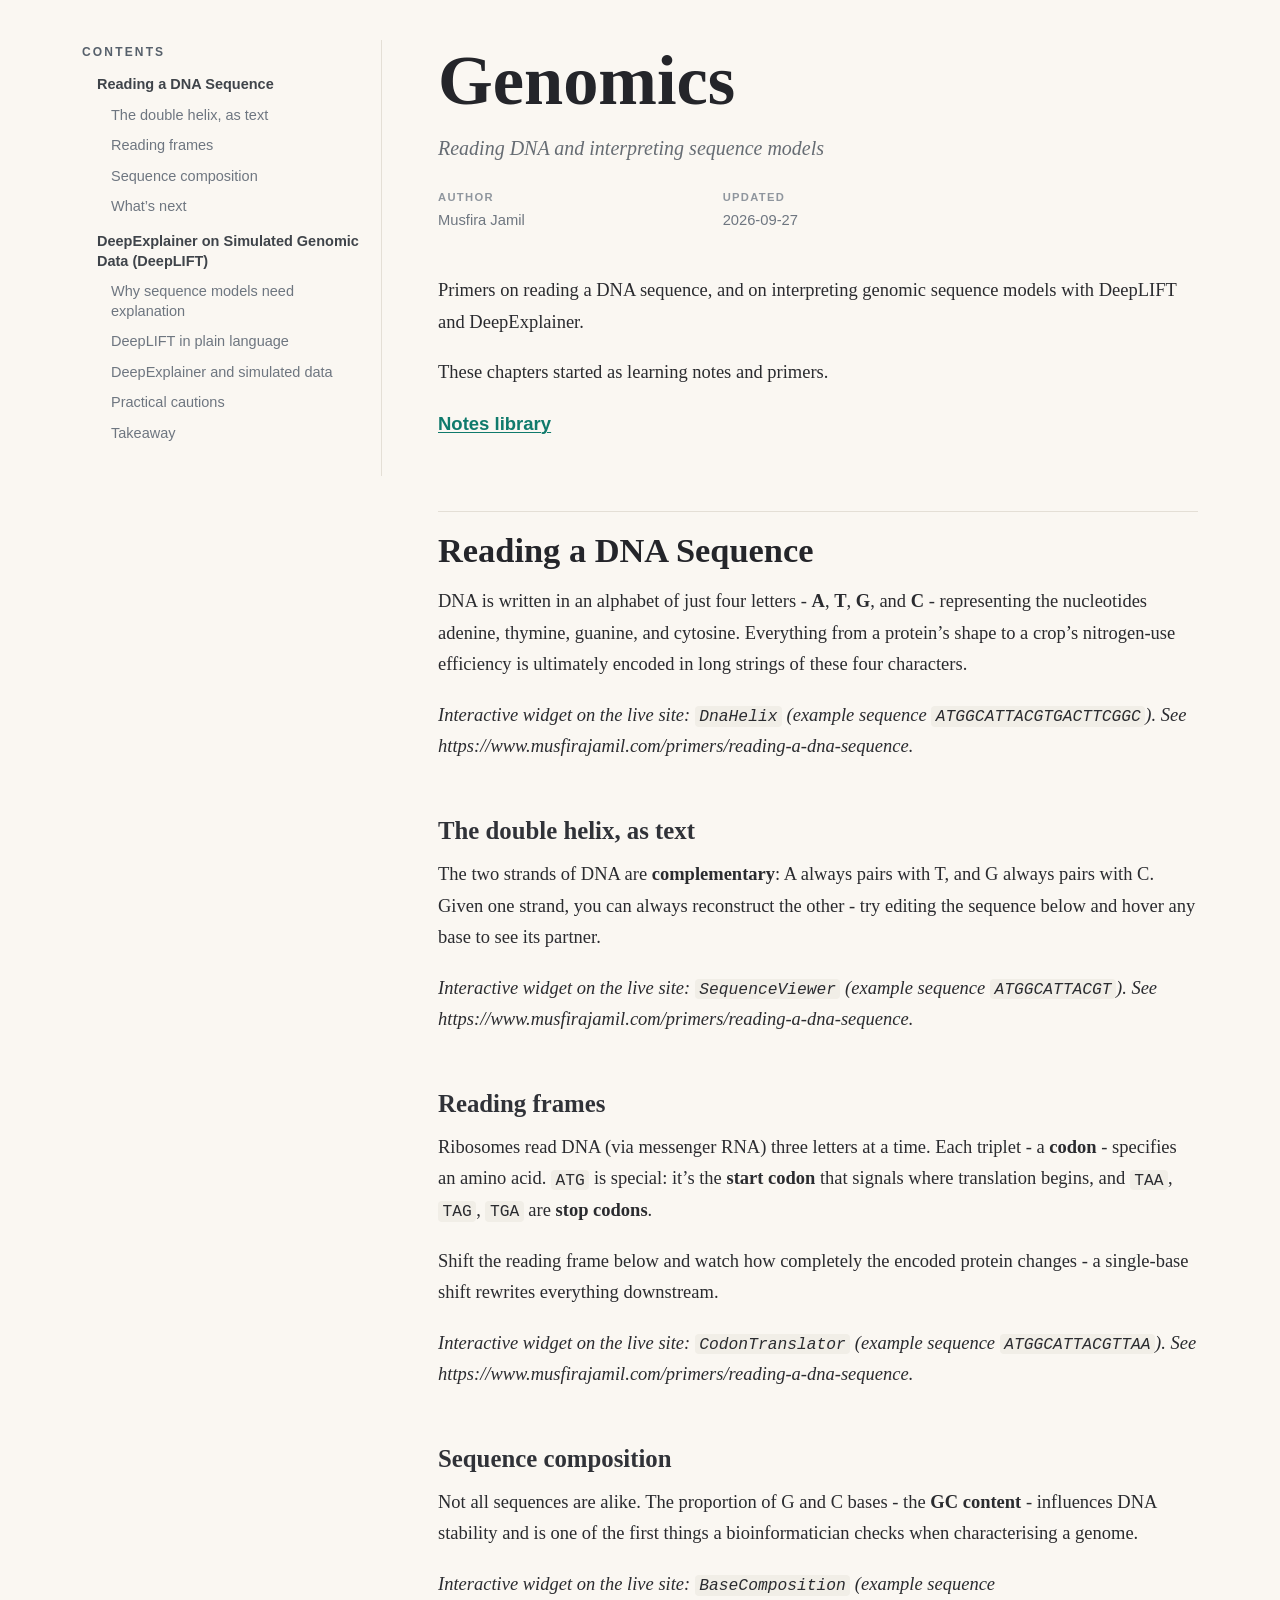
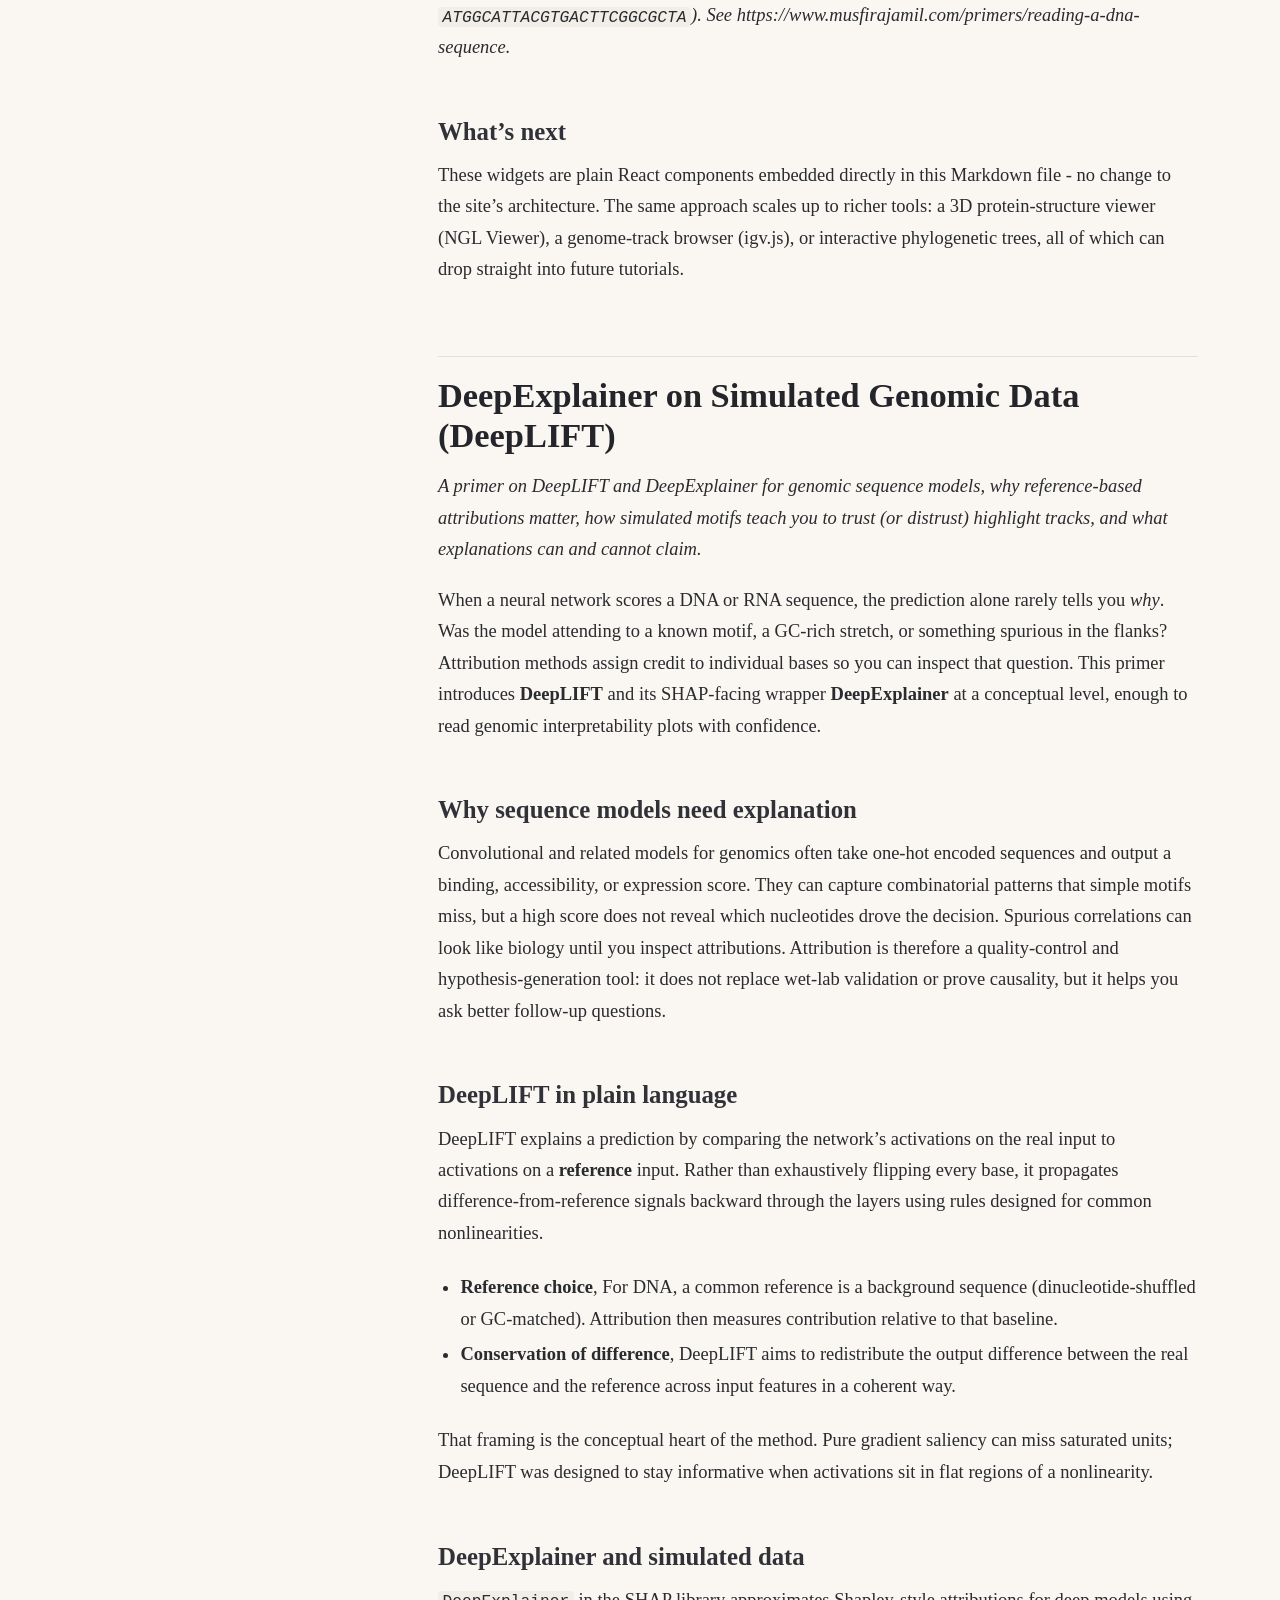
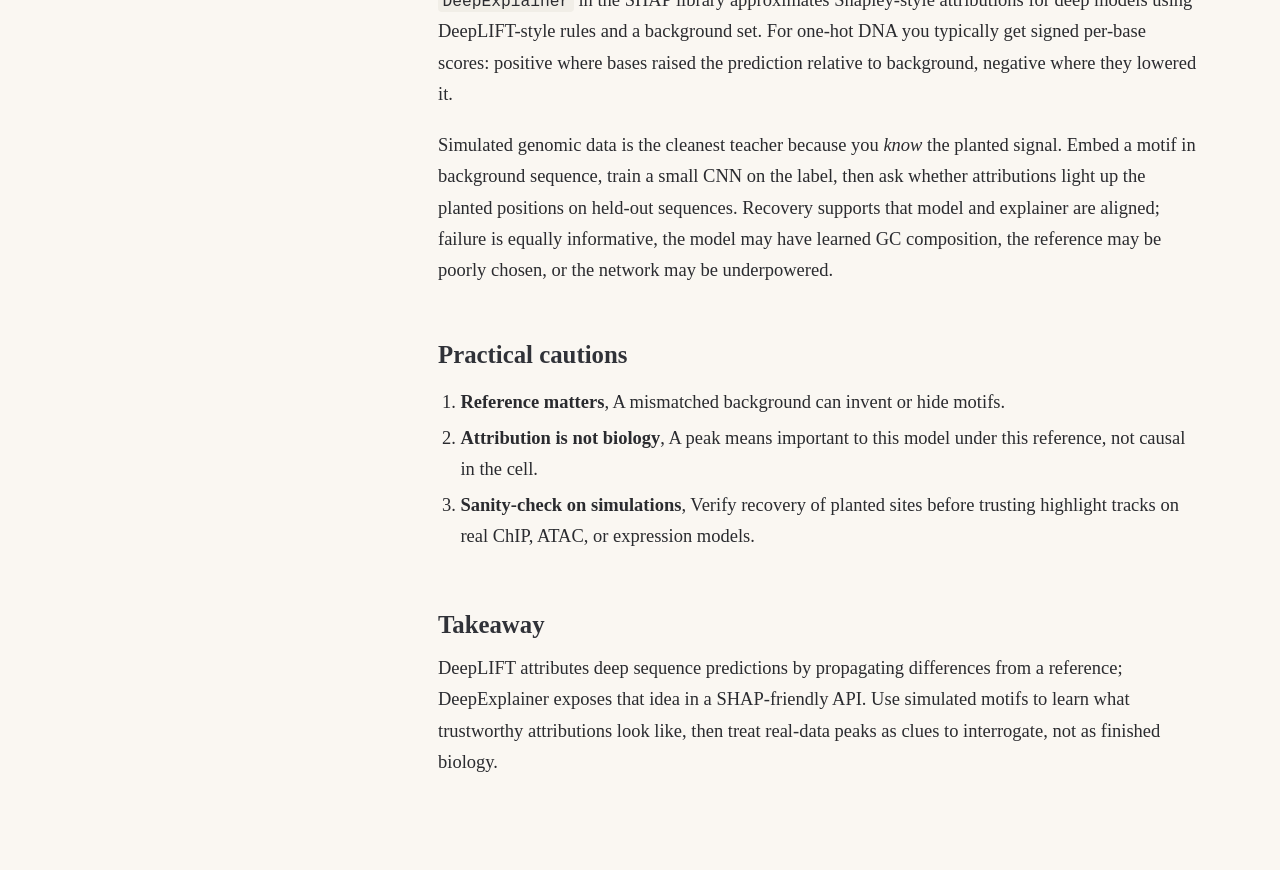
<file: docs/genomics/index.html>
<!DOCTYPE html>
<html xmlns="http://www.w3.org/1999/xhtml" lang="en-AU" xml:lang="en-AU">
<head>
  <meta charset="utf-8" />
  <meta name="generator" content="pandoc" />
  <meta name="viewport" content="width=device-width, initial-scale=1.0, user-scalable=yes" />
  <meta name="author" content="Musfira Jamil" />
  <meta name="dcterms.date" content="2026-09-27" />
  <title>Genomics</title>
  <style>
    code{white-space: pre-wrap;}
    span.smallcaps{font-variant: small-caps;}
    div.columns{display: flex; gap: min(4vw, 1.5em);}
    div.column{flex: auto; overflow-x: auto;}
    div.hanging-indent{margin-left: 1.5em; text-indent: -1.5em;}
    /* The extra [class] is a hack that increases specificity enough to
       override a similar rule in reveal.js */
    ul.task-list[class]{list-style: none;}
    ul.task-list li input[type="checkbox"] {
      font-size: inherit;
      width: 0.8em;
      margin: 0 0.8em 0.2em -1.6em;
      vertical-align: middle;
    }
    .display.math{display: block; text-align: center; margin: 0.5rem auto;}
  </style>
  <link rel="stylesheet" href="../styles.css" />
</head>
<body>
<header id="title-block-header">
<h1 class="title">Genomics</h1>
<p class="subtitle">Reading DNA and interpreting sequence models</p>
<p class="author">Musfira Jamil</p>
<p class="date">2026-09-27</p>
</header>
<nav id="TOC" role="doc-toc">
<ul>
<li><a href="#reading-a-dna-sequence"
id="toc-reading-a-dna-sequence">Reading a DNA Sequence</a>
<ul>
<li><a href="#the-double-helix-as-text"
id="toc-the-double-helix-as-text">The double helix, as text</a></li>
<li><a href="#reading-frames" id="toc-reading-frames">Reading
frames</a></li>
<li><a href="#sequence-composition"
id="toc-sequence-composition">Sequence composition</a></li>
<li><a href="#whats-next" id="toc-whats-next">What’s next</a></li>
</ul></li>
<li><a href="#deepexplainer-on-simulated-genomic-data-deeplift"
id="toc-deepexplainer-on-simulated-genomic-data-deeplift">DeepExplainer
on Simulated Genomic Data (DeepLIFT)</a>
<ul>
<li><a href="#why-sequence-models-need-explanation"
id="toc-why-sequence-models-need-explanation">Why sequence models need
explanation</a></li>
<li><a href="#deeplift-in-plain-language"
id="toc-deeplift-in-plain-language">DeepLIFT in plain language</a></li>
<li><a href="#deepexplainer-and-simulated-data"
id="toc-deepexplainer-and-simulated-data">DeepExplainer and simulated
data</a></li>
<li><a href="#practical-cautions" id="toc-practical-cautions">Practical
cautions</a></li>
<li><a href="#takeaway" id="toc-takeaway">Takeaway</a></li>
</ul></li>
</ul>
</nav>
<p>Primers on reading a DNA sequence, and on interpreting genomic
sequence models with DeepLIFT and DeepExplainer.</p>
<p>These chapters started as learning notes and primers.</p>
<p><a href="../index.html" class="handbook-link">Notes library</a></p>
<h1 id="reading-a-dna-sequence">Reading a DNA Sequence</h1>
<p>DNA is written in an alphabet of just four letters -
<strong>A</strong>, <strong>T</strong>, <strong>G</strong>, and
<strong>C</strong> - representing the nucleotides adenine, thymine,
guanine, and cytosine. Everything from a protein’s shape to a crop’s
nitrogen-use efficiency is ultimately encoded in long strings of these
four characters.</p>
<p><em>Interactive widget on the live site: <code>DnaHelix</code>
(example sequence <code>ATGGCATTACGTGACTTCGGC</code>). See
https://www.musfirajamil.com/primers/reading-a-dna-sequence.</em></p>
<h2 id="the-double-helix-as-text">The double helix, as text</h2>
<p>The two strands of DNA are <strong>complementary</strong>: A always
pairs with T, and G always pairs with C. Given one strand, you can
always reconstruct the other - try editing the sequence below and hover
any base to see its partner.</p>
<p><em>Interactive widget on the live site: <code>SequenceViewer</code>
(example sequence <code>ATGGCATTACGT</code>). See
https://www.musfirajamil.com/primers/reading-a-dna-sequence.</em></p>
<h2 id="reading-frames">Reading frames</h2>
<p>Ribosomes read DNA (via messenger RNA) three letters at a time. Each
triplet - a <strong>codon</strong> - specifies an amino acid.
<code>ATG</code> is special: it’s the <strong>start codon</strong> that
signals where translation begins, and <code>TAA</code>,
<code>TAG</code>, <code>TGA</code> are <strong>stop codons</strong>.</p>
<p>Shift the reading frame below and watch how completely the encoded
protein changes - a single-base shift rewrites everything
downstream.</p>
<p><em>Interactive widget on the live site: <code>CodonTranslator</code>
(example sequence <code>ATGGCATTACGTTAA</code>). See
https://www.musfirajamil.com/primers/reading-a-dna-sequence.</em></p>
<h2 id="sequence-composition">Sequence composition</h2>
<p>Not all sequences are alike. The proportion of G and C bases - the
<strong>GC content</strong> - influences DNA stability and is one of the
first things a bioinformatician checks when characterising a genome.</p>
<p><em>Interactive widget on the live site: <code>BaseComposition</code>
(example sequence <code>ATGGCATTACGTGACTTCGGCGCTA</code>). See
https://www.musfirajamil.com/primers/reading-a-dna-sequence.</em></p>
<h2 id="whats-next">What’s next</h2>
<p>These widgets are plain React components embedded directly in this
Markdown file - no change to the site’s architecture. The same approach
scales up to richer tools: a 3D protein-structure viewer (NGL Viewer), a
genome-track browser (igv.js), or interactive phylogenetic trees, all of
which can drop straight into future tutorials.</p>
<h1 id="deepexplainer-on-simulated-genomic-data-deeplift">DeepExplainer
on Simulated Genomic Data (DeepLIFT)</h1>
<p><em>A primer on DeepLIFT and DeepExplainer for genomic sequence
models, why reference-based attributions matter, how simulated motifs
teach you to trust (or distrust) highlight tracks, and what explanations
can and cannot claim.</em></p>
<p>When a neural network scores a DNA or RNA sequence, the prediction
alone rarely tells you <em>why</em>. Was the model attending to a known
motif, a GC-rich stretch, or something spurious in the flanks?
Attribution methods assign credit to individual bases so you can inspect
that question. This primer introduces <strong>DeepLIFT</strong> and its
SHAP-facing wrapper <strong>DeepExplainer</strong> at a conceptual
level, enough to read genomic interpretability plots with
confidence.</p>
<h2 id="why-sequence-models-need-explanation">Why sequence models need
explanation</h2>
<p>Convolutional and related models for genomics often take one-hot
encoded sequences and output a binding, accessibility, or expression
score. They can capture combinatorial patterns that simple motifs miss,
but a high score does not reveal which nucleotides drove the decision.
Spurious correlations can look like biology until you inspect
attributions. Attribution is therefore a quality-control and
hypothesis-generation tool: it does not replace wet-lab validation or
prove causality, but it helps you ask better follow-up questions.</p>
<h2 id="deeplift-in-plain-language">DeepLIFT in plain language</h2>
<p>DeepLIFT explains a prediction by comparing the network’s activations
on the real input to activations on a <strong>reference</strong> input.
Rather than exhaustively flipping every base, it propagates
difference-from-reference signals backward through the layers using
rules designed for common nonlinearities.</p>
<ul>
<li><strong>Reference choice</strong>, For DNA, a common reference is a
background sequence (dinucleotide-shuffled or GC-matched). Attribution
then measures contribution relative to that baseline.</li>
<li><strong>Conservation of difference</strong>, DeepLIFT aims to
redistribute the output difference between the real sequence and the
reference across input features in a coherent way.</li>
</ul>
<p>That framing is the conceptual heart of the method. Pure gradient
saliency can miss saturated units; DeepLIFT was designed to stay
informative when activations sit in flat regions of a nonlinearity.</p>
<h2 id="deepexplainer-and-simulated-data">DeepExplainer and simulated
data</h2>
<p><code>DeepExplainer</code> in the SHAP library approximates
Shapley-style attributions for deep models using DeepLIFT-style rules
and a background set. For one-hot DNA you typically get signed per-base
scores: positive where bases raised the prediction relative to
background, negative where they lowered it.</p>
<p>Simulated genomic data is the cleanest teacher because you
<em>know</em> the planted signal. Embed a motif in background sequence,
train a small CNN on the label, then ask whether attributions light up
the planted positions on held-out sequences. Recovery supports that
model and explainer are aligned; failure is equally informative, the
model may have learned GC composition, the reference may be poorly
chosen, or the network may be underpowered.</p>
<h2 id="practical-cautions">Practical cautions</h2>
<ol type="1">
<li><strong>Reference matters</strong>, A mismatched background can
invent or hide motifs.</li>
<li><strong>Attribution is not biology</strong>, A peak means important
to this model under this reference, not causal in the cell.</li>
<li><strong>Sanity-check on simulations</strong>, Verify recovery of
planted sites before trusting highlight tracks on real ChIP, ATAC, or
expression models.</li>
</ol>
<h2 id="takeaway">Takeaway</h2>
<p>DeepLIFT attributes deep sequence predictions by propagating
differences from a reference; DeepExplainer exposes that idea in a
SHAP-friendly API. Use simulated motifs to learn what trustworthy
attributions look like, then treat real-data peaks as clues to
interrogate, not as finished biology.</p>
</body>
</html>
</file>
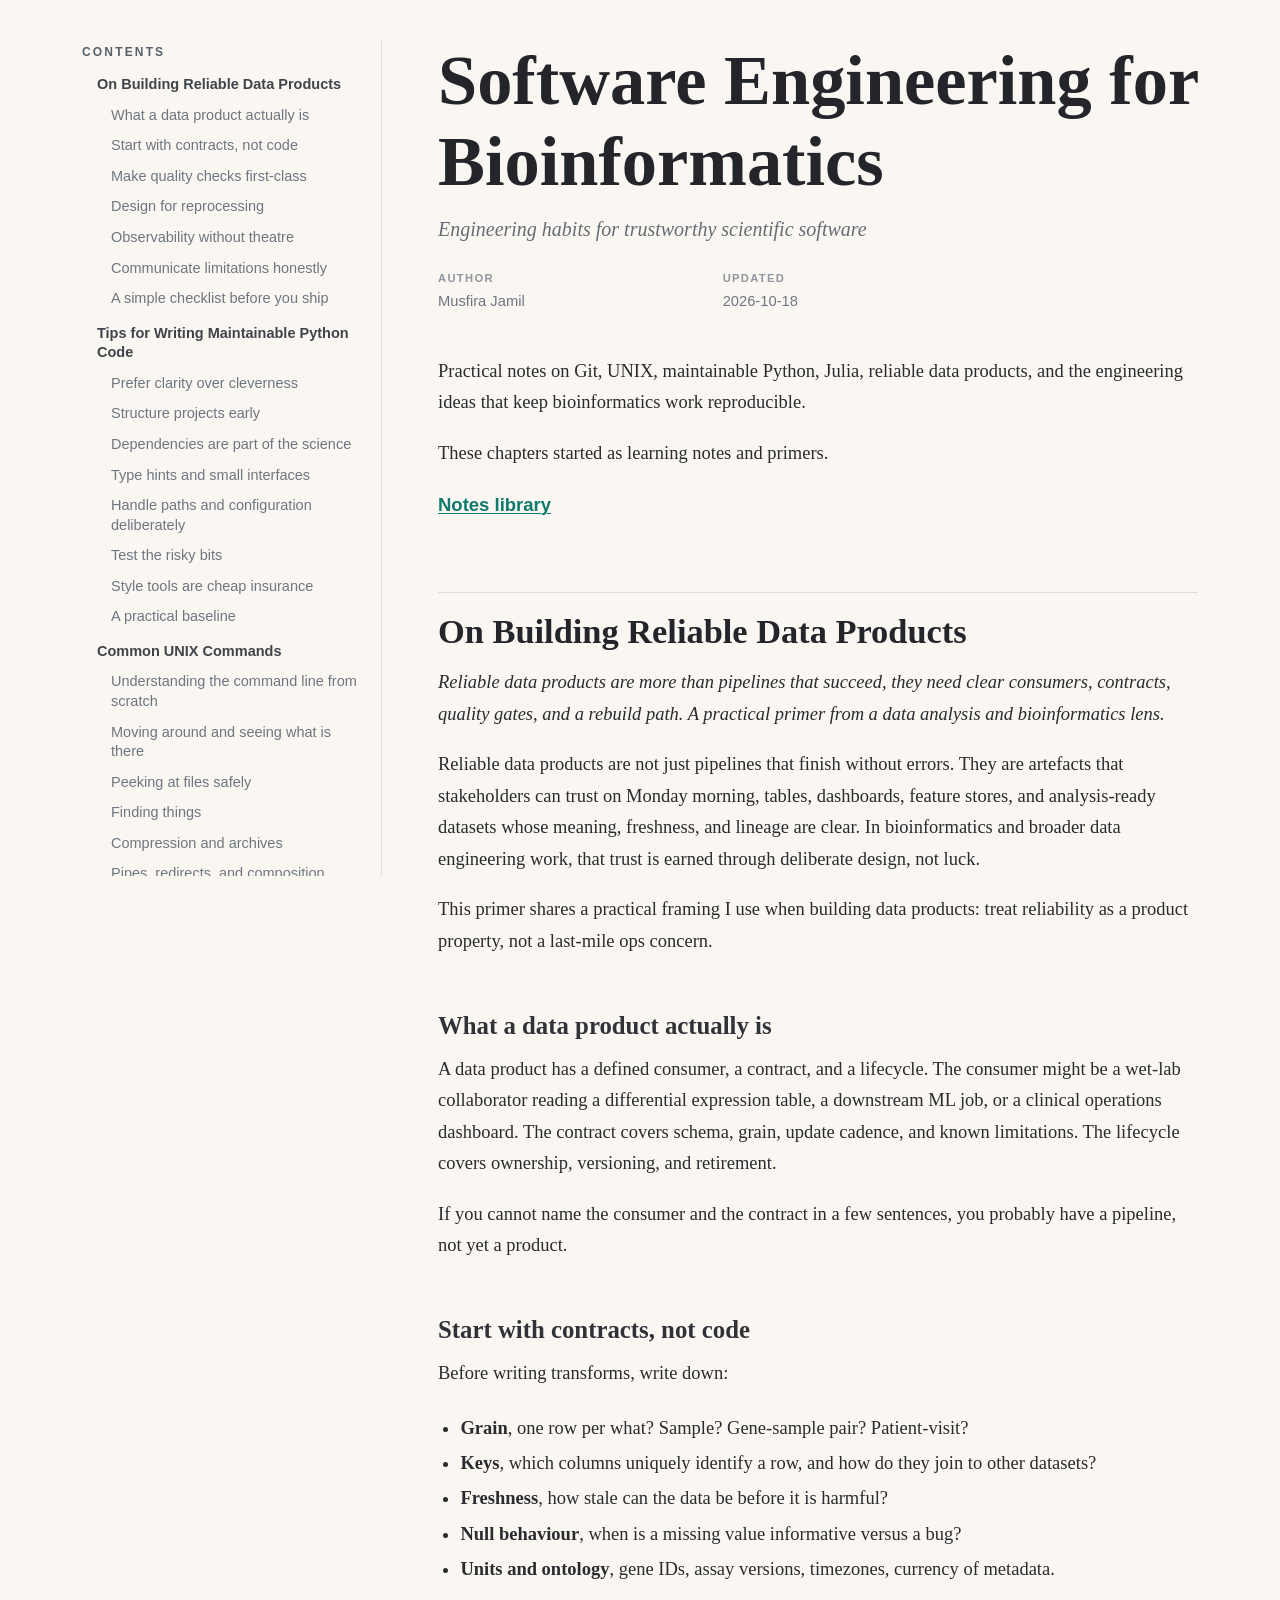
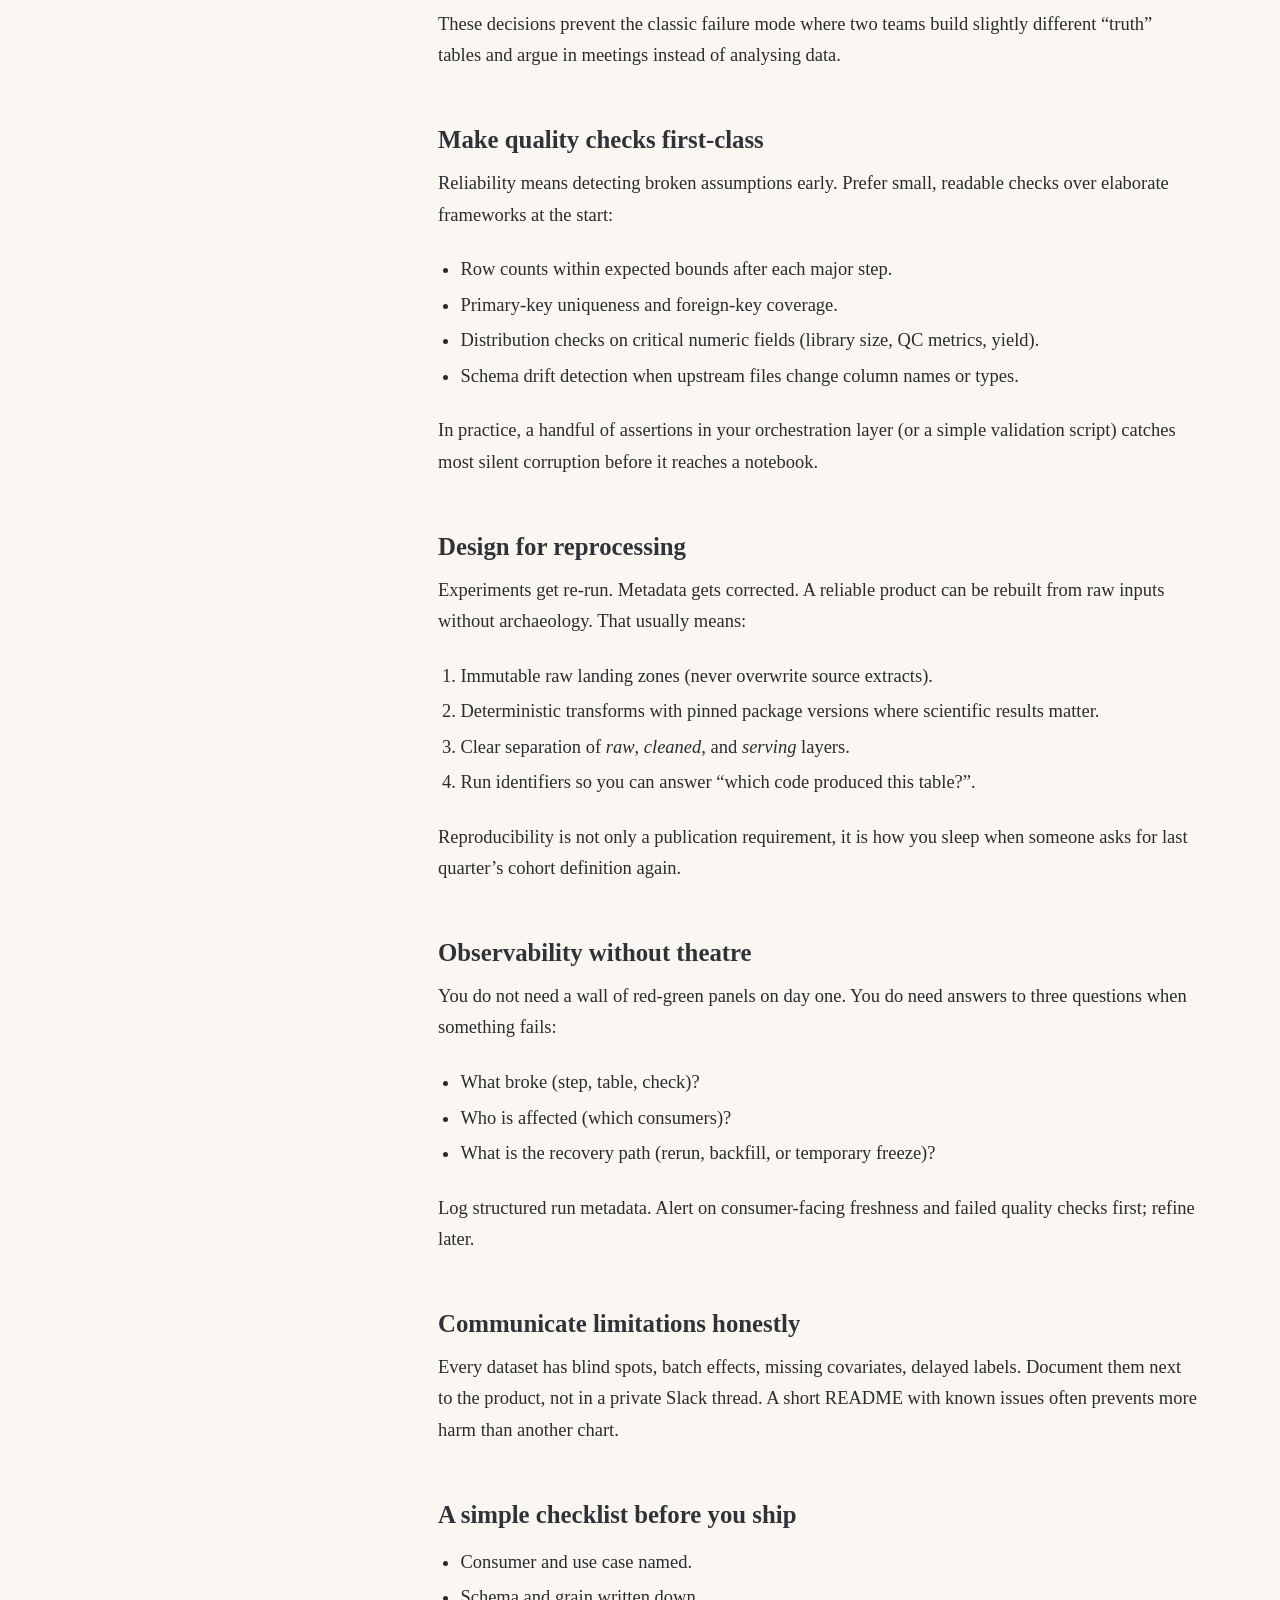
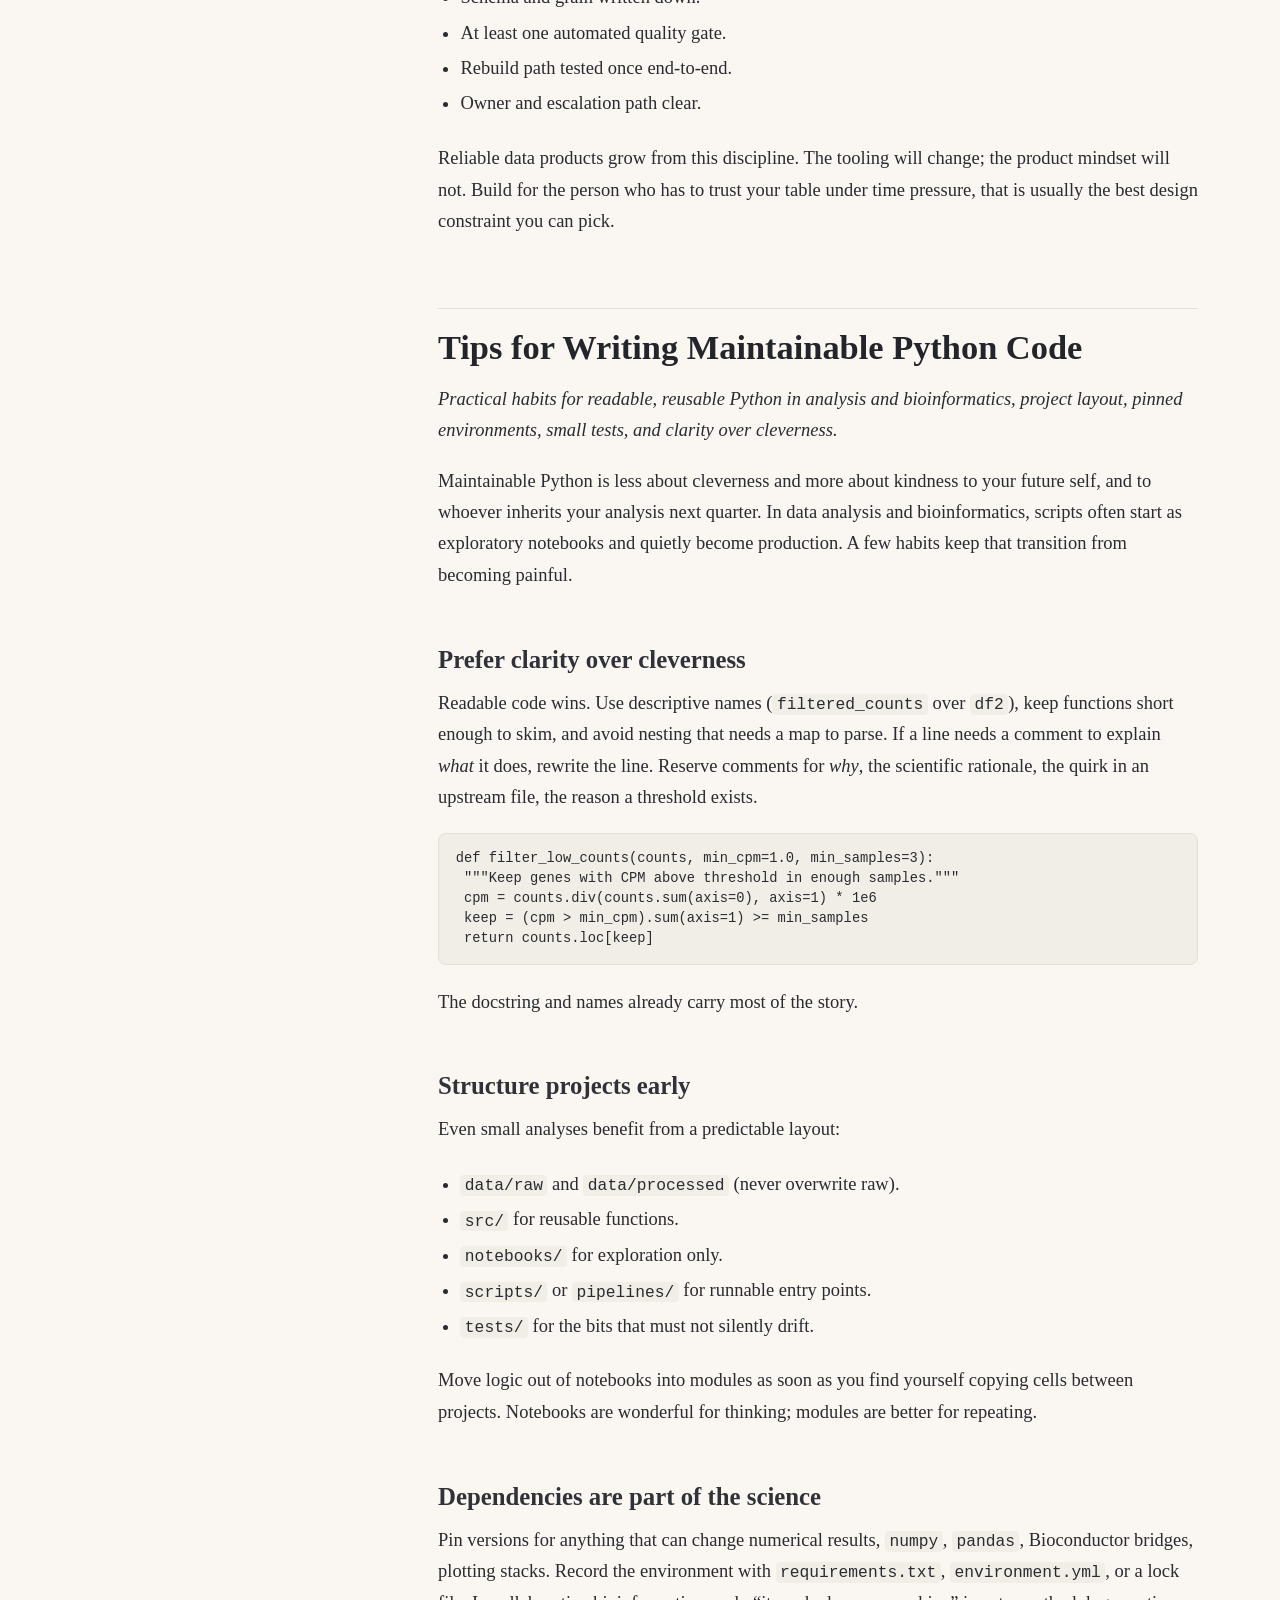
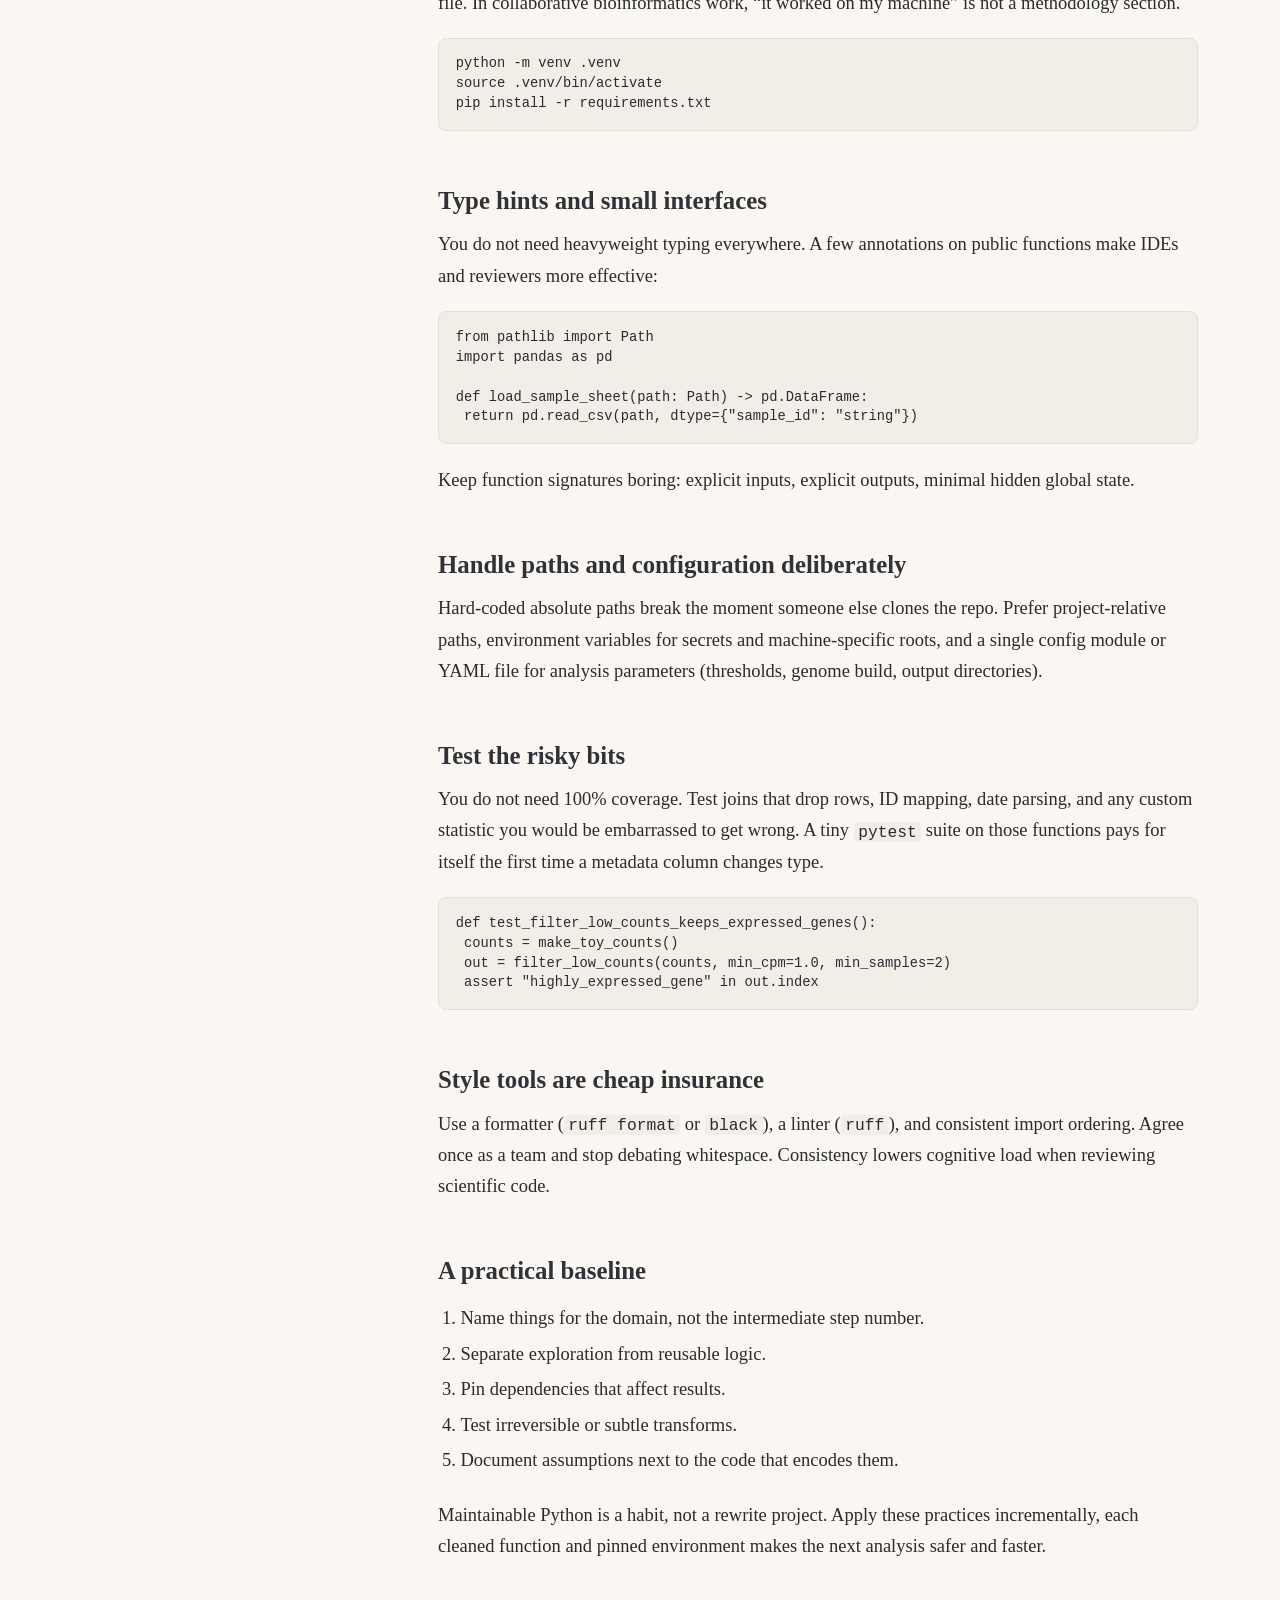
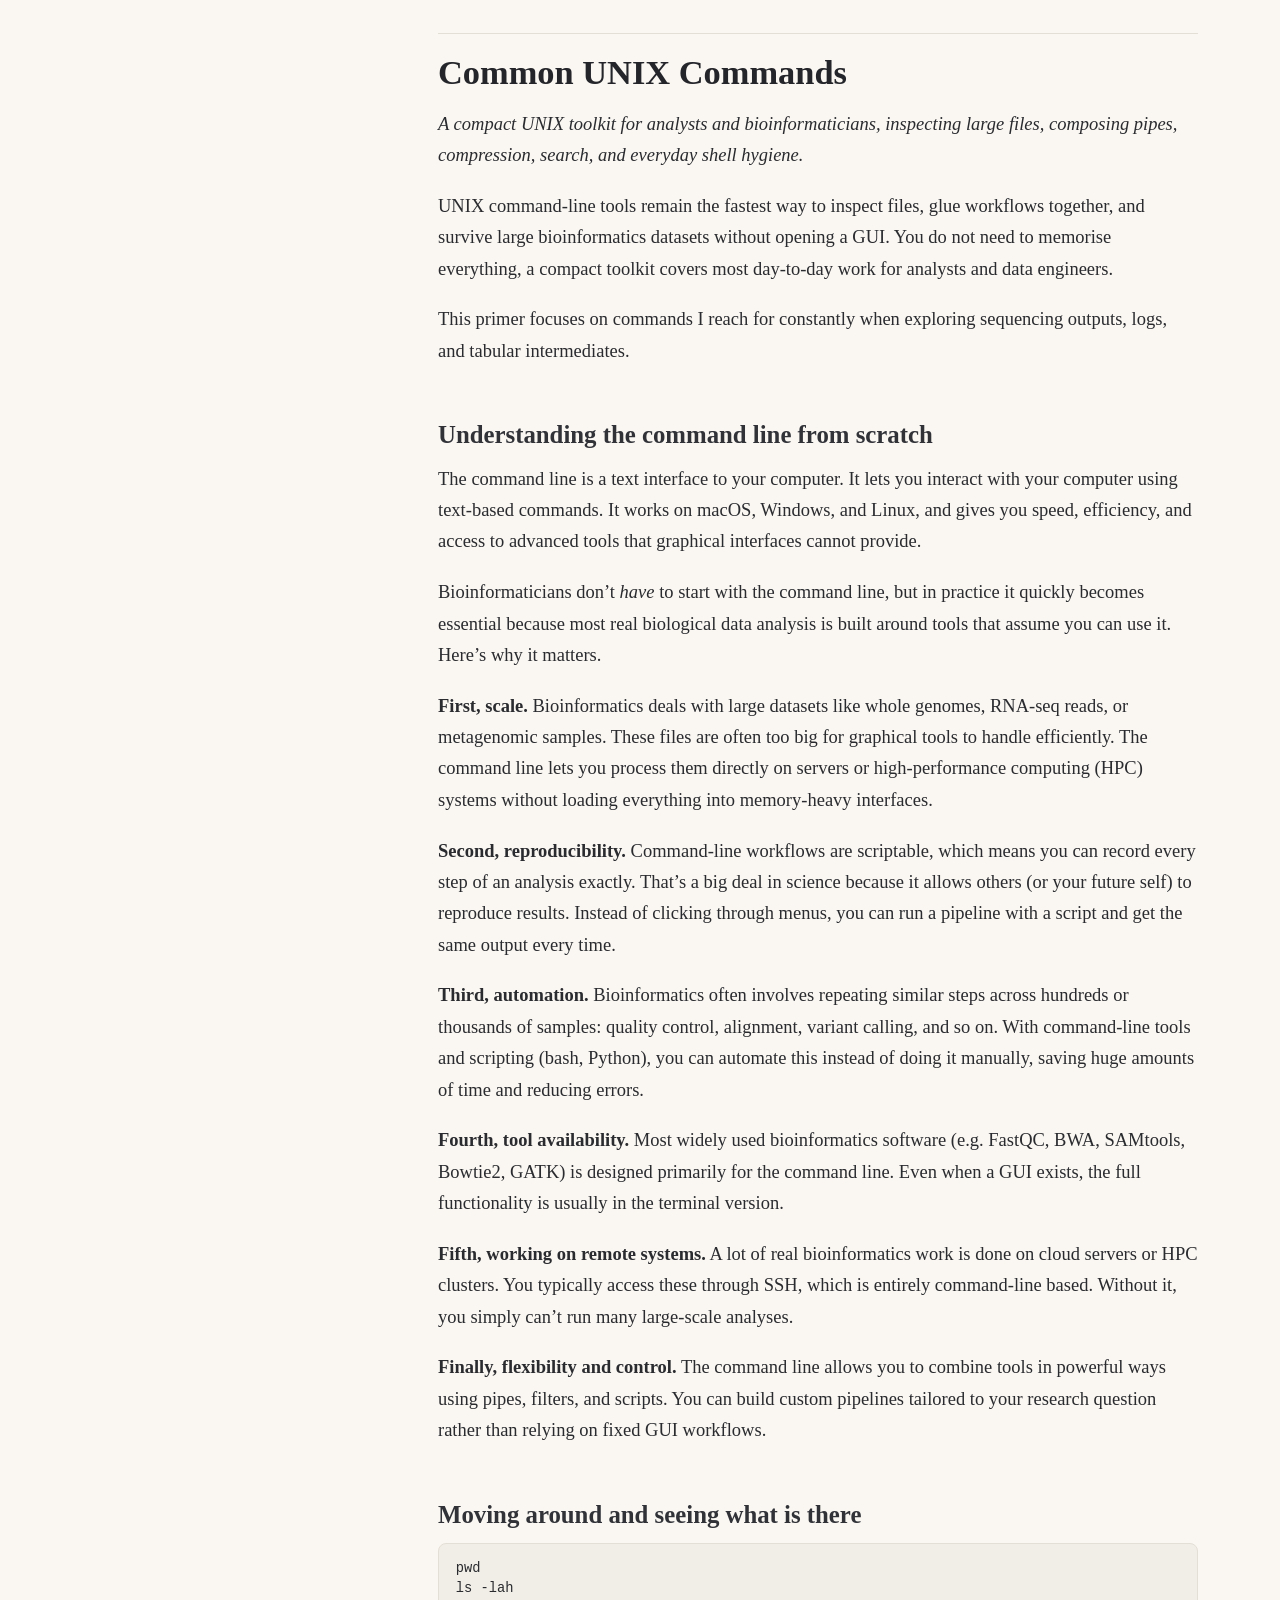
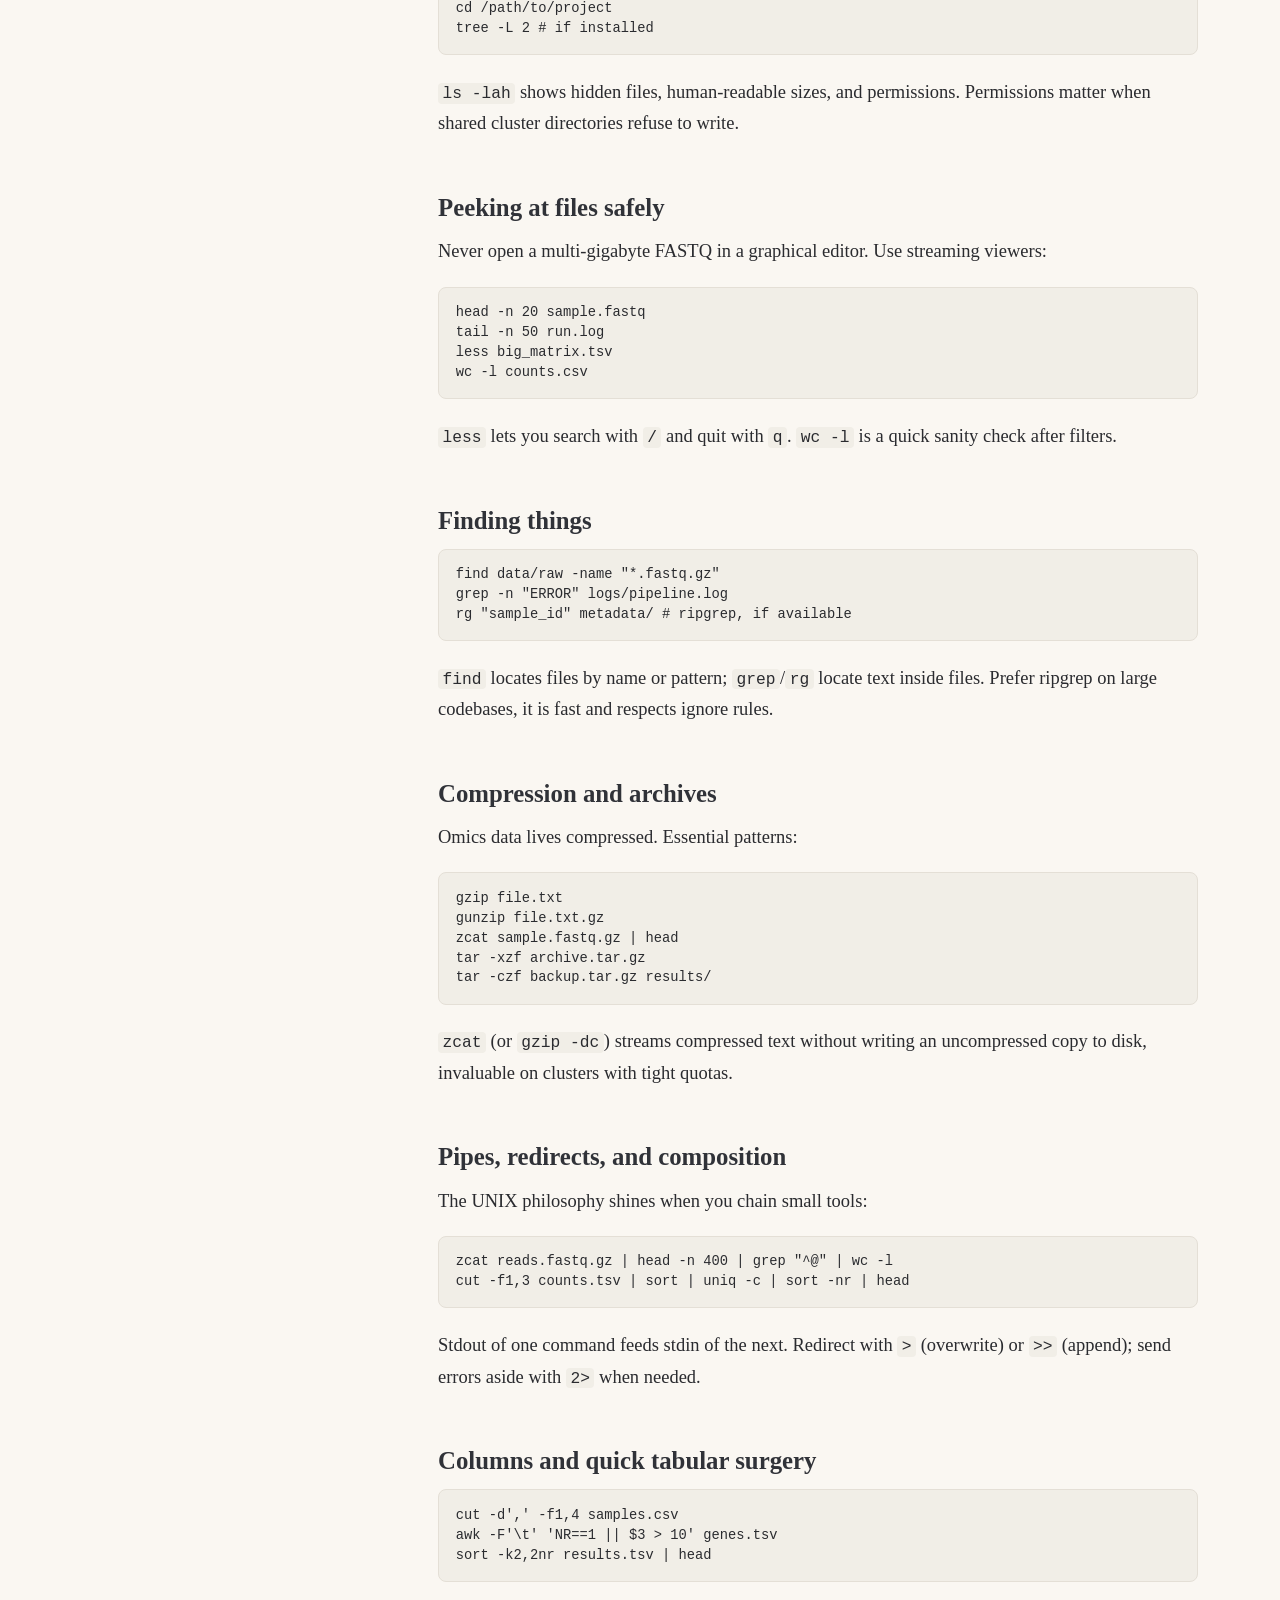
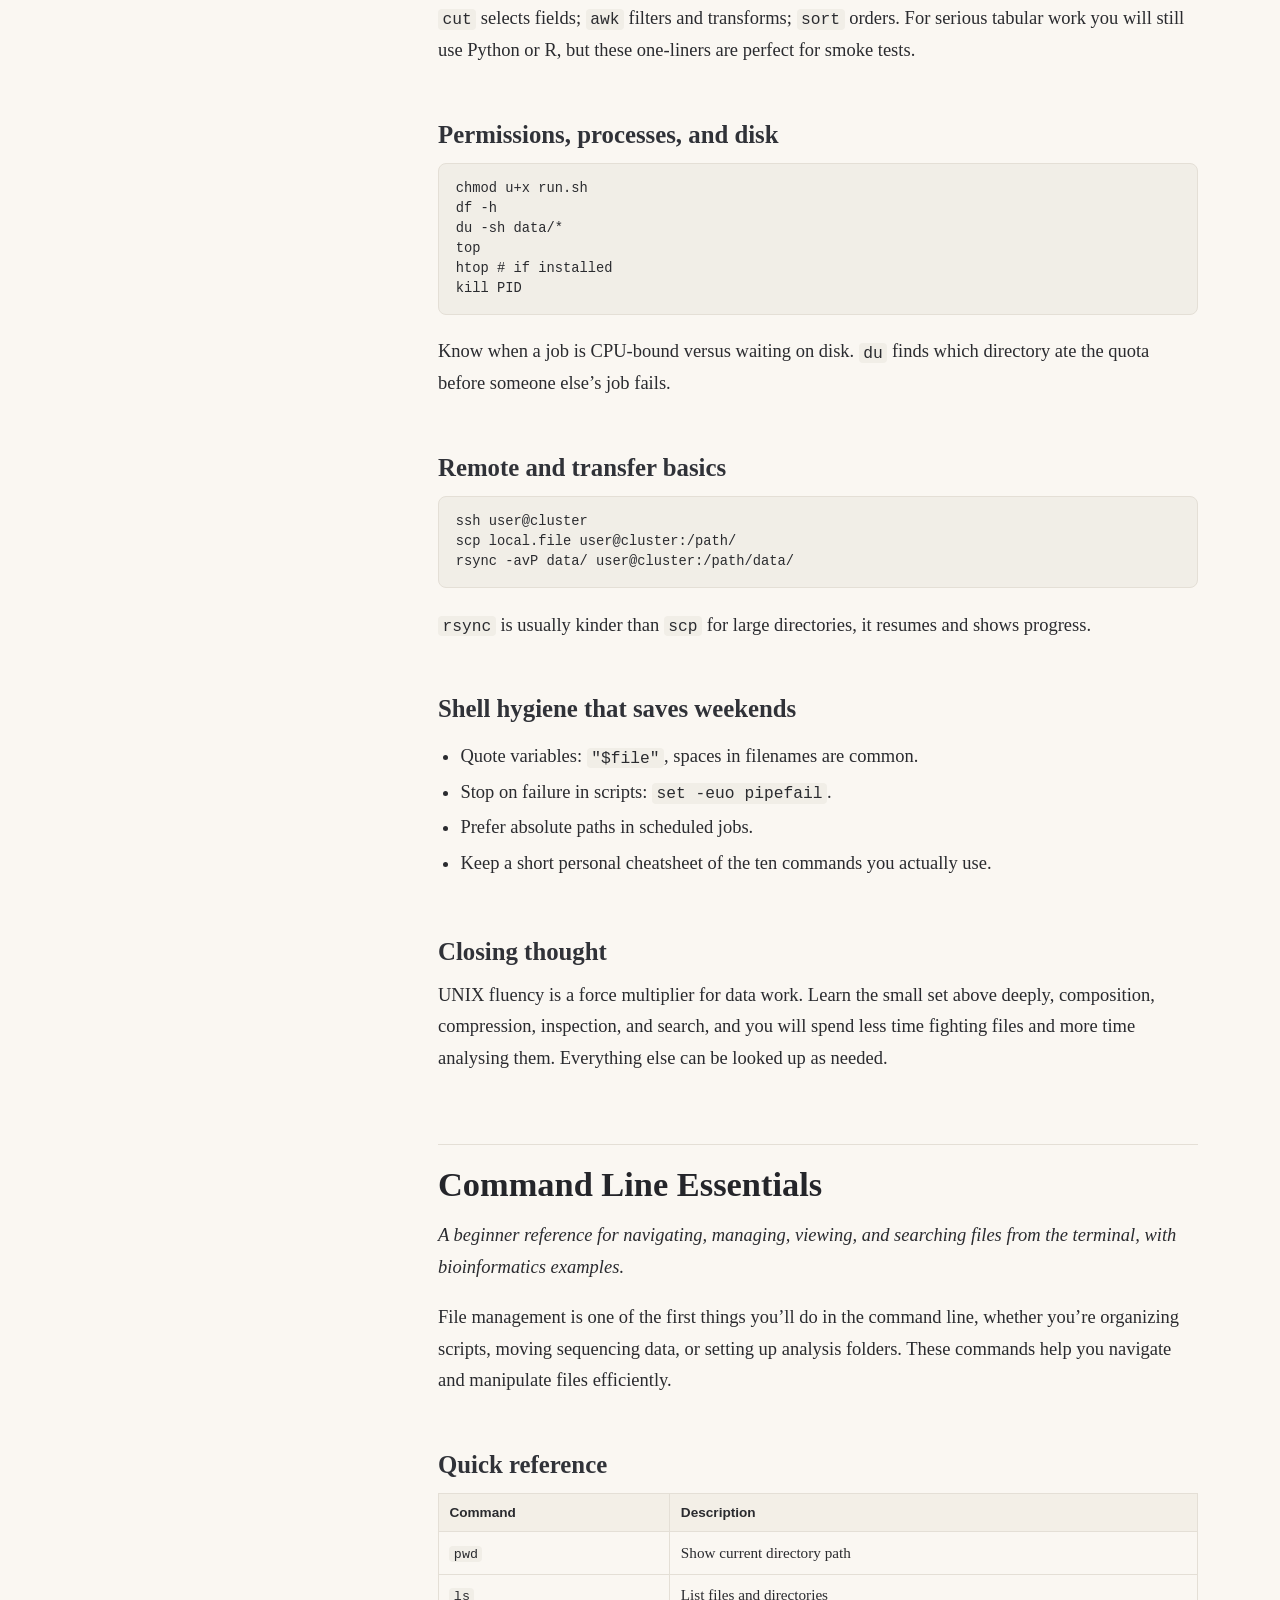
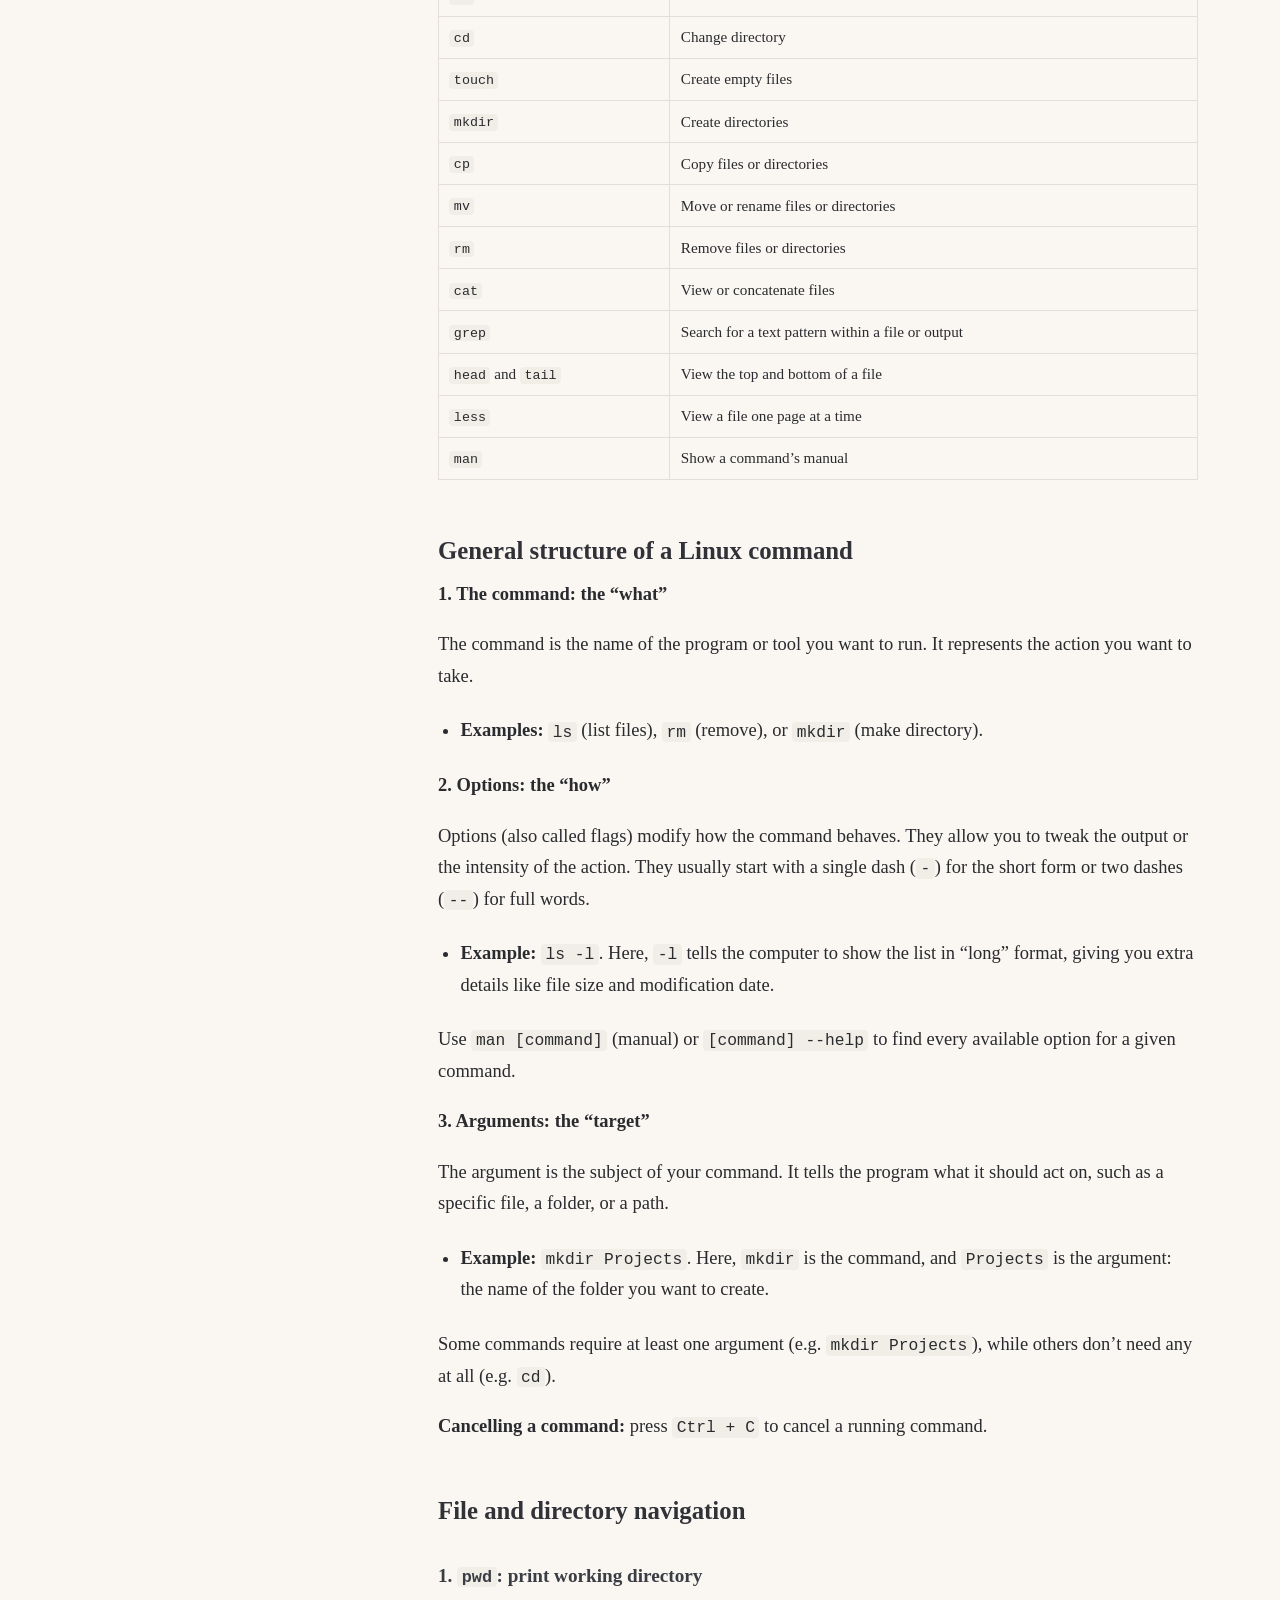
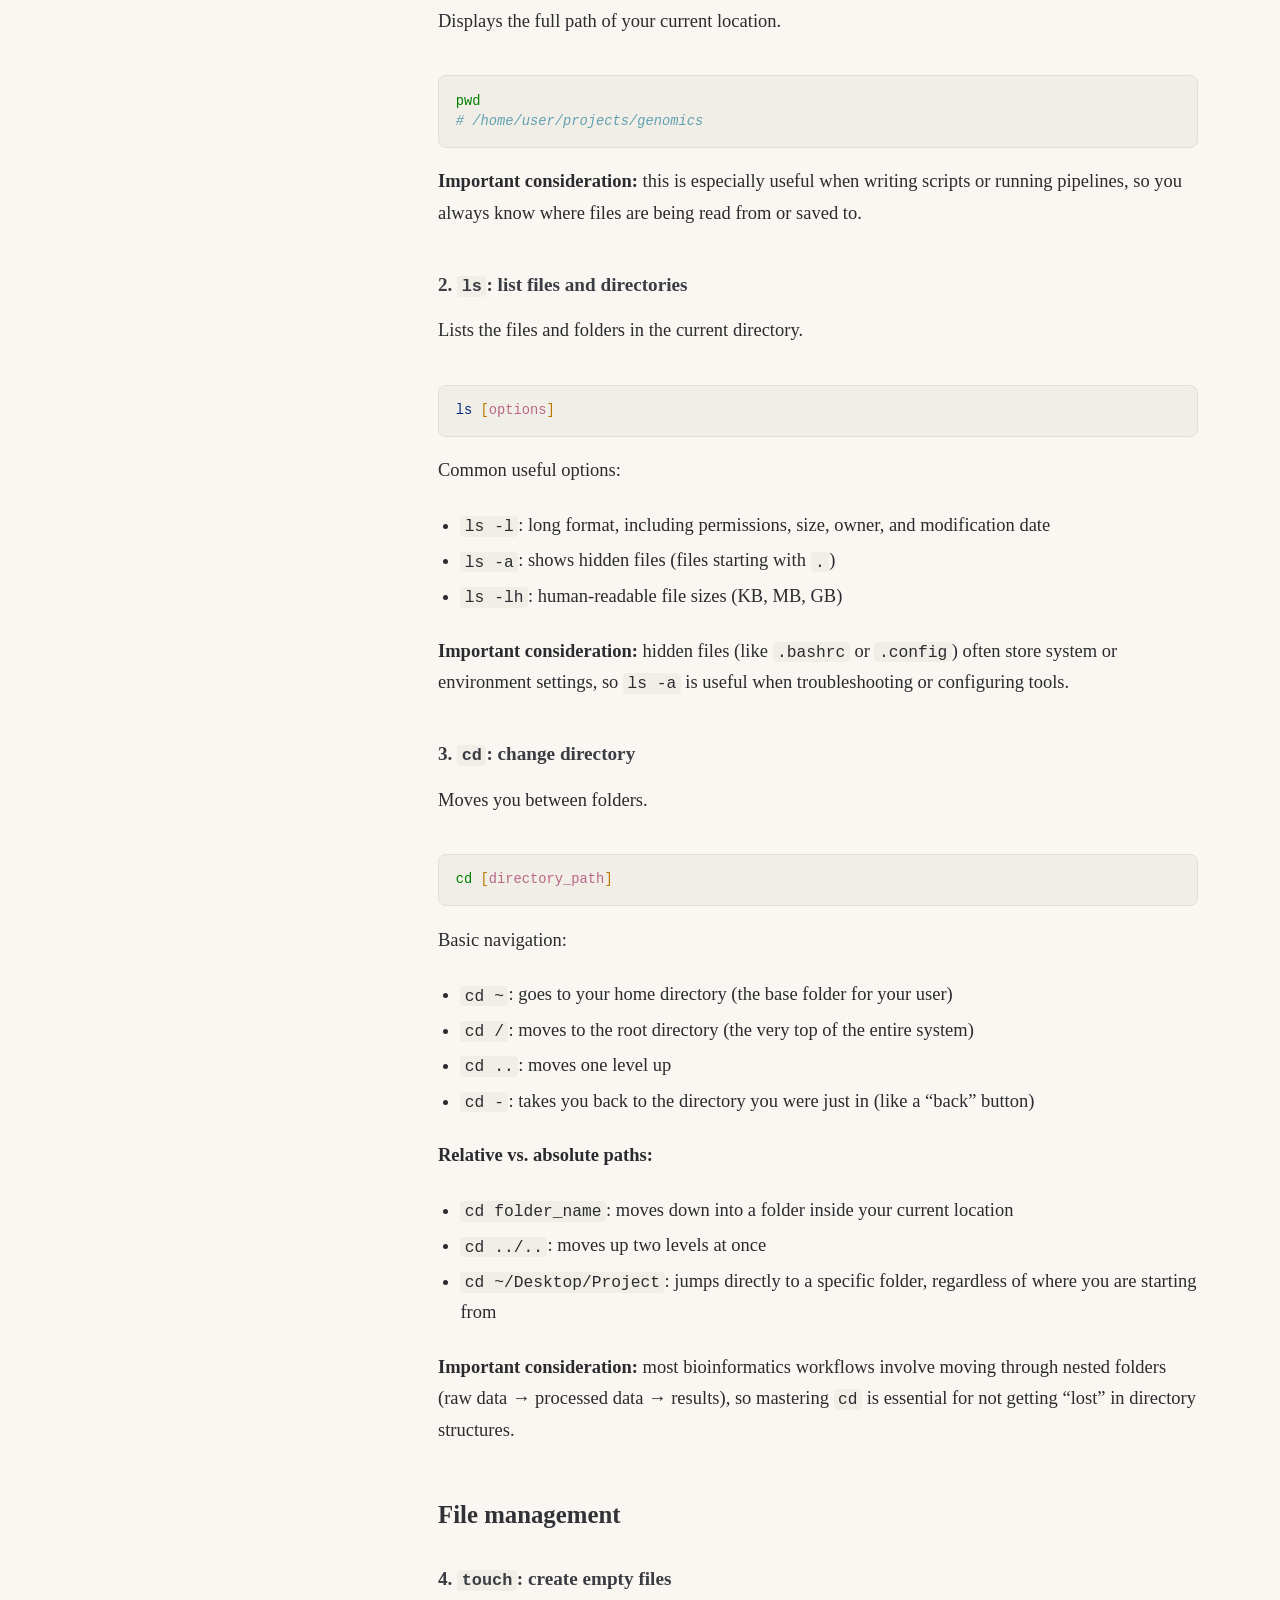
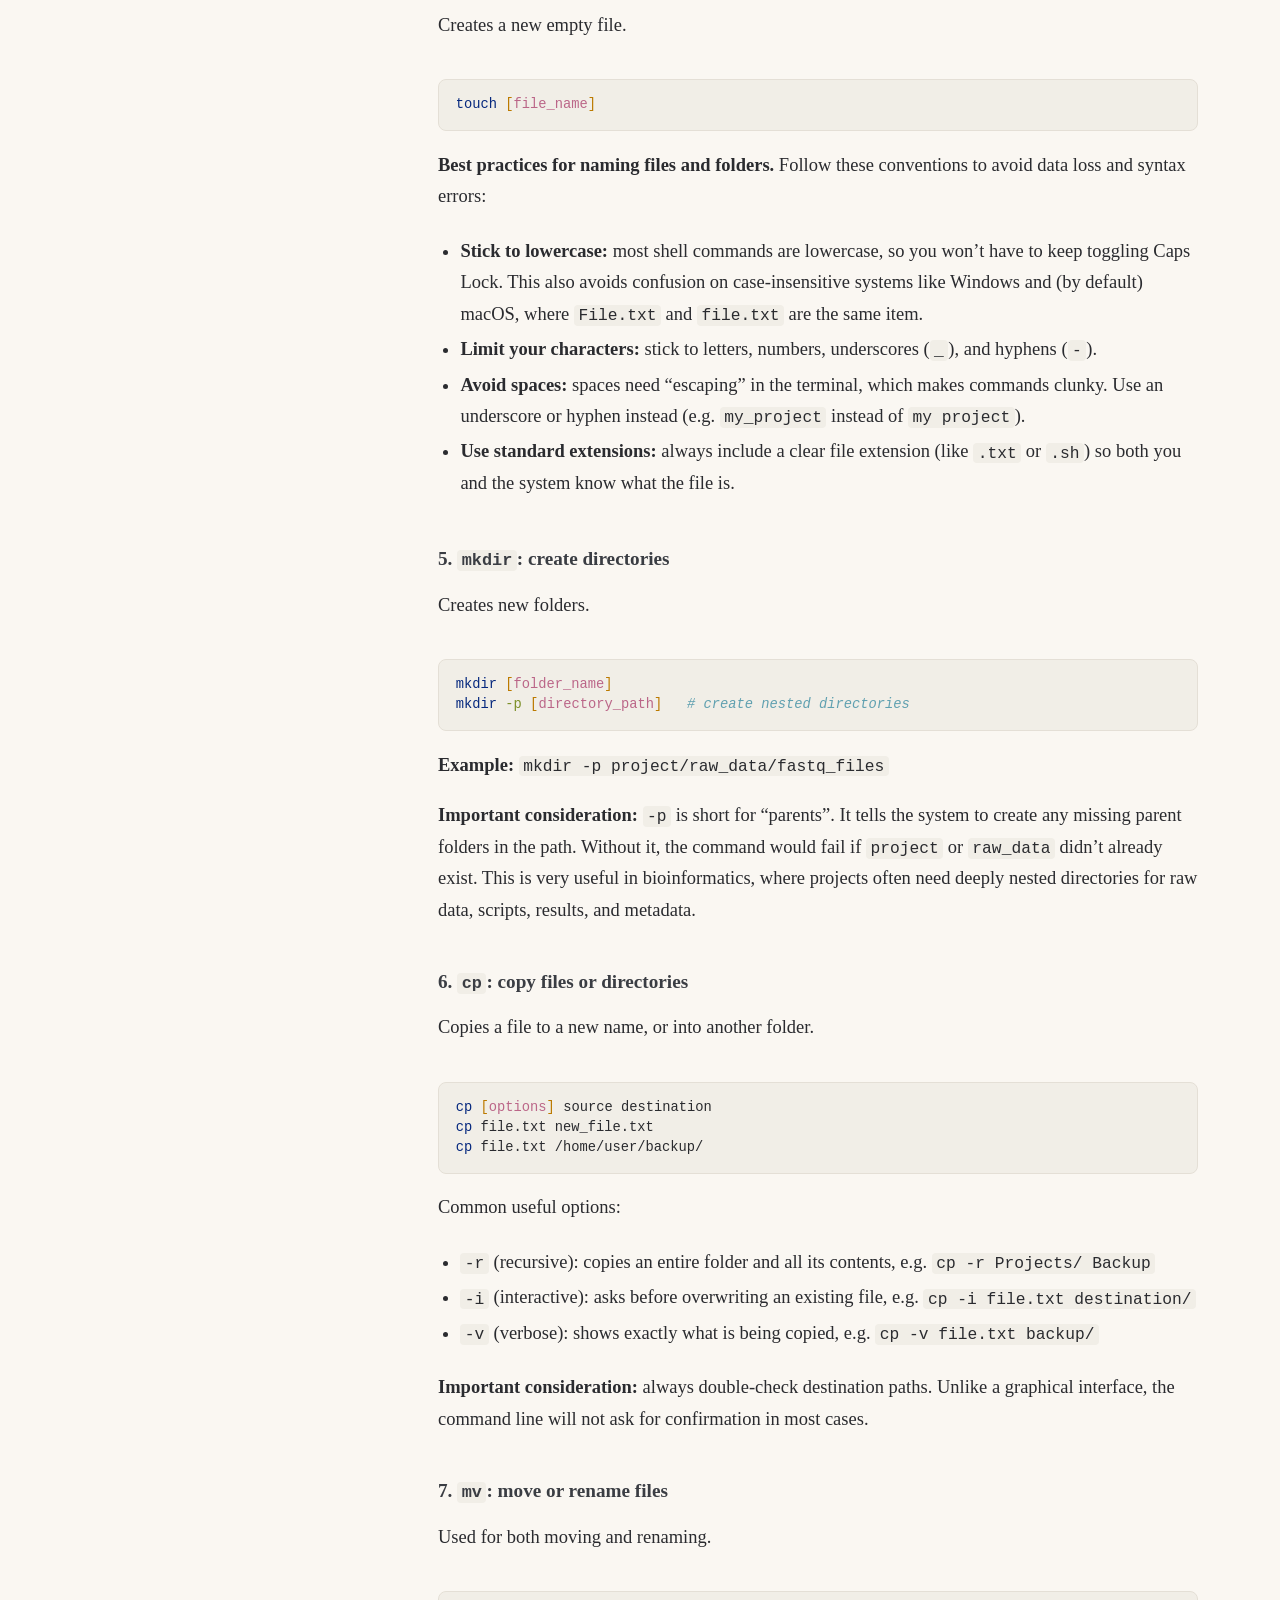
<file: docs/software-engineering/index.html>
<!DOCTYPE html>
<html xmlns="http://www.w3.org/1999/xhtml" lang="en-AU" xml:lang="en-AU">
<head>
  <meta charset="utf-8" />
  <meta name="generator" content="pandoc" />
  <meta name="viewport" content="width=device-width, initial-scale=1.0, user-scalable=yes" />
  <meta name="author" content="Musfira Jamil" />
  <meta name="dcterms.date" content="2026-10-18" />
  <title>Software Engineering for Bioinformatics</title>
  <style>
    code{white-space: pre-wrap;}
    span.smallcaps{font-variant: small-caps;}
    div.columns{display: flex; gap: min(4vw, 1.5em);}
    div.column{flex: auto; overflow-x: auto;}
    div.hanging-indent{margin-left: 1.5em; text-indent: -1.5em;}
    /* The extra [class] is a hack that increases specificity enough to
       override a similar rule in reveal.js */
    ul.task-list[class]{list-style: none;}
    ul.task-list li input[type="checkbox"] {
      font-size: inherit;
      width: 0.8em;
      margin: 0 0.8em 0.2em -1.6em;
      vertical-align: middle;
    }
    .display.math{display: block; text-align: center; margin: 0.5rem auto;}
    /* CSS for syntax highlighting */
    pre > code.sourceCode { white-space: pre; position: relative; }
    pre > code.sourceCode > span { line-height: 1.25; }
    pre > code.sourceCode > span:empty { height: 1.2em; }
    .sourceCode { overflow: visible; }
    code.sourceCode > span { color: inherit; text-decoration: inherit; }
    div.sourceCode { margin: 1em 0; }
    pre.sourceCode { margin: 0; }
    @media screen {
    div.sourceCode { overflow: auto; }
    }
    @media print {
    pre > code.sourceCode { white-space: pre-wrap; }
    pre > code.sourceCode > span { text-indent: -5em; padding-left: 5em; }
    }
    pre.numberSource code
      { counter-reset: source-line 0; }
    pre.numberSource code > span
      { position: relative; left: -4em; counter-increment: source-line; }
    pre.numberSource code > span > a:first-child::before
      { content: counter(source-line);
        position: relative; left: -1em; text-align: right; vertical-align: baseline;
        border: none; display: inline-block;
        -webkit-touch-callout: none; -webkit-user-select: none;
        -khtml-user-select: none; -moz-user-select: none;
        -ms-user-select: none; user-select: none;
        padding: 0 4px; width: 4em;
        color: #aaaaaa;
      }
    pre.numberSource { margin-left: 3em; border-left: 1px solid #aaaaaa;  padding-left: 4px; }
    div.sourceCode
      {   }
    @media screen {
    pre > code.sourceCode > span > a:first-child::before { text-decoration: underline; }
    }
    code span.al { color: #ff0000; font-weight: bold; } /* Alert */
    code span.an { color: #60a0b0; font-weight: bold; font-style: italic; } /* Annotation */
    code span.at { color: #7d9029; } /* Attribute */
    code span.bn { color: #40a070; } /* BaseN */
    code span.bu { color: #008000; } /* BuiltIn */
    code span.cf { color: #007020; font-weight: bold; } /* ControlFlow */
    code span.ch { color: #4070a0; } /* Char */
    code span.cn { color: #880000; } /* Constant */
    code span.co { color: #60a0b0; font-style: italic; } /* Comment */
    code span.cv { color: #60a0b0; font-weight: bold; font-style: italic; } /* CommentVar */
    code span.do { color: #ba2121; font-style: italic; } /* Documentation */
    code span.dt { color: #902000; } /* DataType */
    code span.dv { color: #40a070; } /* DecVal */
    code span.er { color: #ff0000; font-weight: bold; } /* Error */
    code span.ex { } /* Extension */
    code span.fl { color: #40a070; } /* Float */
    code span.fu { color: #06287e; } /* Function */
    code span.im { color: #008000; font-weight: bold; } /* Import */
    code span.in { color: #60a0b0; font-weight: bold; font-style: italic; } /* Information */
    code span.kw { color: #007020; font-weight: bold; } /* Keyword */
    code span.op { color: #666666; } /* Operator */
    code span.ot { color: #007020; } /* Other */
    code span.pp { color: #bc7a00; } /* Preprocessor */
    code span.sc { color: #4070a0; } /* SpecialChar */
    code span.ss { color: #bb6688; } /* SpecialString */
    code span.st { color: #4070a0; } /* String */
    code span.va { color: #19177c; } /* Variable */
    code span.vs { color: #4070a0; } /* VerbatimString */
    code span.wa { color: #60a0b0; font-weight: bold; font-style: italic; } /* Warning */
  </style>
  <link rel="stylesheet" href="../styles.css" />
</head>
<body>
<header id="title-block-header">
<h1 class="title">Software Engineering for Bioinformatics</h1>
<p class="subtitle">Engineering habits for trustworthy scientific
software</p>
<p class="author">Musfira Jamil</p>
<p class="date">2026-10-18</p>
</header>
<nav id="TOC" role="doc-toc">
<ul>
<li><a href="#on-building-reliable-data-products"
id="toc-on-building-reliable-data-products">On Building Reliable Data
Products</a>
<ul>
<li><a href="#what-a-data-product-actually-is"
id="toc-what-a-data-product-actually-is">What a data product actually
is</a></li>
<li><a href="#start-with-contracts-not-code"
id="toc-start-with-contracts-not-code">Start with contracts, not
code</a></li>
<li><a href="#make-quality-checks-first-class"
id="toc-make-quality-checks-first-class">Make quality checks
first-class</a></li>
<li><a href="#design-for-reprocessing"
id="toc-design-for-reprocessing">Design for reprocessing</a></li>
<li><a href="#observability-without-theatre"
id="toc-observability-without-theatre">Observability without
theatre</a></li>
<li><a href="#communicate-limitations-honestly"
id="toc-communicate-limitations-honestly">Communicate limitations
honestly</a></li>
<li><a href="#a-simple-checklist-before-you-ship"
id="toc-a-simple-checklist-before-you-ship">A simple checklist before
you ship</a></li>
</ul></li>
<li><a href="#tips-for-writing-maintainable-python-code"
id="toc-tips-for-writing-maintainable-python-code">Tips for Writing
Maintainable Python Code</a>
<ul>
<li><a href="#prefer-clarity-over-cleverness"
id="toc-prefer-clarity-over-cleverness">Prefer clarity over
cleverness</a></li>
<li><a href="#structure-projects-early"
id="toc-structure-projects-early">Structure projects early</a></li>
<li><a href="#dependencies-are-part-of-the-science"
id="toc-dependencies-are-part-of-the-science">Dependencies are part of
the science</a></li>
<li><a href="#type-hints-and-small-interfaces"
id="toc-type-hints-and-small-interfaces">Type hints and small
interfaces</a></li>
<li><a href="#handle-paths-and-configuration-deliberately"
id="toc-handle-paths-and-configuration-deliberately">Handle paths and
configuration deliberately</a></li>
<li><a href="#test-the-risky-bits" id="toc-test-the-risky-bits">Test the
risky bits</a></li>
<li><a href="#style-tools-are-cheap-insurance"
id="toc-style-tools-are-cheap-insurance">Style tools are cheap
insurance</a></li>
<li><a href="#a-practical-baseline" id="toc-a-practical-baseline">A
practical baseline</a></li>
</ul></li>
<li><a href="#common-unix-commands" id="toc-common-unix-commands">Common
UNIX Commands</a>
<ul>
<li><a href="#understanding-the-command-line-from-scratch"
id="toc-understanding-the-command-line-from-scratch">Understanding the
command line from scratch</a></li>
<li><a href="#moving-around-and-seeing-what-is-there"
id="toc-moving-around-and-seeing-what-is-there">Moving around and seeing
what is there</a></li>
<li><a href="#peeking-at-files-safely"
id="toc-peeking-at-files-safely">Peeking at files safely</a></li>
<li><a href="#finding-things" id="toc-finding-things">Finding
things</a></li>
<li><a href="#compression-and-archives"
id="toc-compression-and-archives">Compression and archives</a></li>
<li><a href="#pipes-redirects-and-composition"
id="toc-pipes-redirects-and-composition">Pipes, redirects, and
composition</a></li>
<li><a href="#columns-and-quick-tabular-surgery"
id="toc-columns-and-quick-tabular-surgery">Columns and quick tabular
surgery</a></li>
<li><a href="#permissions-processes-and-disk"
id="toc-permissions-processes-and-disk">Permissions, processes, and
disk</a></li>
<li><a href="#remote-and-transfer-basics"
id="toc-remote-and-transfer-basics">Remote and transfer basics</a></li>
<li><a href="#shell-hygiene-that-saves-weekends"
id="toc-shell-hygiene-that-saves-weekends">Shell hygiene that saves
weekends</a></li>
<li><a href="#closing-thought" id="toc-closing-thought">Closing
thought</a></li>
</ul></li>
<li><a href="#command-line-essentials"
id="toc-command-line-essentials">Command Line Essentials</a>
<ul>
<li><a href="#quick-reference" id="toc-quick-reference">Quick
reference</a></li>
<li><a href="#general-structure-of-a-linux-command"
id="toc-general-structure-of-a-linux-command">General structure of a
Linux command</a></li>
<li><a href="#file-and-directory-navigation"
id="toc-file-and-directory-navigation">File and directory
navigation</a></li>
<li><a href="#file-management" id="toc-file-management">File
management</a></li>
<li><a href="#viewing-and-searching-file-contents"
id="toc-viewing-and-searching-file-contents">Viewing and searching file
contents</a></li>
<li><a href="#glossary" id="toc-glossary">Glossary</a></li>
</ul></li>
<li><a href="#git-essentials" id="toc-git-essentials">Git Essentials</a>
<ul>
<li><a href="#why-git-matters-in-scientific-data-work"
id="toc-why-git-matters-in-scientific-data-work">Why Git matters in
scientific data work</a></li>
<li><a href="#the-daily-loop" id="toc-the-daily-loop">The daily
loop</a></li>
<li><a href="#clone-branch-merge" id="toc-clone-branch-merge">Clone,
branch, merge</a></li>
<li><a href="#write-commits-for-humans"
id="toc-write-commits-for-humans">Write commits for humans</a></li>
<li><a href="#inspect-history-without-fear"
id="toc-inspect-history-without-fear">Inspect history without
fear</a></li>
<li><a href="#undo-safely" id="toc-undo-safely">Undo safely</a></li>
<li><a href="#gitignore-for-analysis-repos"
id="toc-gitignore-for-analysis-repos">.gitignore for analysis
repos</a></li>
<li><a href="#collaboration-basics"
id="toc-collaboration-basics">Collaboration basics</a></li>
<li><a href="#a-minimal-mental-model" id="toc-a-minimal-mental-model">A
minimal mental model</a></li>
</ul></li>
<li><a href="#hello-julia" id="toc-hello-julia">Hello Julia</a></li>
<li><a
href="#software-engineering-concepts-every-bioinformatics-professional-should-know"
id="toc-software-engineering-concepts-every-bioinformatics-professional-should-know">Software
Engineering Concepts Every Bioinformatics Professional Should Know</a>
<ul>
<li><a href="#modularity-and-separation-of-concerns"
id="toc-modularity-and-separation-of-concerns">Modularity and separation
of concerns</a></li>
<li><a href="#reproducibility-as-a-design-goal"
id="toc-reproducibility-as-a-design-goal">Reproducibility as a design
goal</a></li>
<li><a href="#testing-is-not-optional-for-critical-paths"
id="toc-testing-is-not-optional-for-critical-paths">Testing is not
optional for critical paths</a></li>
<li><a href="#version-control-and-code-review"
id="toc-version-control-and-code-review">Version control and code
review</a></li>
<li><a href="#configuration-over-hard-coding"
id="toc-configuration-over-hard-coding">Configuration over
hard-coding</a></li>
<li><a href="#logging-errors-and-observability"
id="toc-logging-errors-and-observability">Logging, errors, and
observability</a></li>
<li><a href="#data-contracts-and-metadata-discipline"
id="toc-data-contracts-and-metadata-discipline">Data contracts and
metadata discipline</a></li>
<li><a href="#performance-measure-before-you-rewrite"
id="toc-performance-measure-before-you-rewrite">Performance: measure
before you rewrite</a></li>
<li><a href="#workflow-managers" id="toc-workflow-managers">Workflow
managers</a></li>
<li><a href="#ethics-and-stewardship"
id="toc-ethics-and-stewardship">Ethics and stewardship</a></li>
<li><a href="#start-where-you-are" id="toc-start-where-you-are">Start
where you are</a></li>
</ul></li>
</ul>
</nav>
<p>Practical notes on Git, UNIX, maintainable Python, Julia, reliable
data products, and the engineering ideas that keep bioinformatics work
reproducible.</p>
<p>These chapters started as learning notes and primers.</p>
<p><a href="../index.html" class="handbook-link">Notes library</a></p>
<h1 id="on-building-reliable-data-products">On Building Reliable Data
Products</h1>
<p><em>Reliable data products are more than pipelines that succeed, they
need clear consumers, contracts, quality gates, and a rebuild path. A
practical primer from a data analysis and bioinformatics lens.</em></p>
<p>Reliable data products are not just pipelines that finish without
errors. They are artefacts that stakeholders can trust on Monday
morning, tables, dashboards, feature stores, and analysis-ready datasets
whose meaning, freshness, and lineage are clear. In bioinformatics and
broader data engineering work, that trust is earned through deliberate
design, not luck.</p>
<p>This primer shares a practical framing I use when building data
products: treat reliability as a product property, not a last-mile ops
concern.</p>
<h2 id="what-a-data-product-actually-is">What a data product actually
is</h2>
<p>A data product has a defined consumer, a contract, and a lifecycle.
The consumer might be a wet-lab collaborator reading a differential
expression table, a downstream ML job, or a clinical operations
dashboard. The contract covers schema, grain, update cadence, and known
limitations. The lifecycle covers ownership, versioning, and
retirement.</p>
<p>If you cannot name the consumer and the contract in a few sentences,
you probably have a pipeline, not yet a product.</p>
<h2 id="start-with-contracts-not-code">Start with contracts, not
code</h2>
<p>Before writing transforms, write down:</p>
<ul>
<li><strong>Grain</strong>, one row per what? Sample? Gene-sample pair?
Patient-visit?</li>
<li><strong>Keys</strong>, which columns uniquely identify a row, and
how do they join to other datasets?</li>
<li><strong>Freshness</strong>, how stale can the data be before it is
harmful?</li>
<li><strong>Null behaviour</strong>, when is a missing value informative
versus a bug?</li>
<li><strong>Units and ontology</strong>, gene IDs, assay versions,
timezones, currency of metadata.</li>
</ul>
<p>These decisions prevent the classic failure mode where two teams
build slightly different “truth” tables and argue in meetings instead of
analysing data.</p>
<h2 id="make-quality-checks-first-class">Make quality checks
first-class</h2>
<p>Reliability means detecting broken assumptions early. Prefer small,
readable checks over elaborate frameworks at the start:</p>
<ul>
<li>Row counts within expected bounds after each major step.</li>
<li>Primary-key uniqueness and foreign-key coverage.</li>
<li>Distribution checks on critical numeric fields (library size, QC
metrics, yield).</li>
<li>Schema drift detection when upstream files change column names or
types.</li>
</ul>
<p>In practice, a handful of assertions in your orchestration layer (or
a simple validation script) catches most silent corruption before it
reaches a notebook.</p>
<h2 id="design-for-reprocessing">Design for reprocessing</h2>
<p>Experiments get re-run. Metadata gets corrected. A reliable product
can be rebuilt from raw inputs without archaeology. That usually
means:</p>
<ol type="1">
<li>Immutable raw landing zones (never overwrite source extracts).</li>
<li>Deterministic transforms with pinned package versions where
scientific results matter.</li>
<li>Clear separation of <em>raw</em>, <em>cleaned</em>, and
<em>serving</em> layers.</li>
<li>Run identifiers so you can answer “which code produced this
table?”.</li>
</ol>
<p>Reproducibility is not only a publication requirement, it is how you
sleep when someone asks for last quarter’s cohort definition again.</p>
<h2 id="observability-without-theatre">Observability without
theatre</h2>
<p>You do not need a wall of red-green panels on day one. You do need
answers to three questions when something fails:</p>
<ul>
<li>What broke (step, table, check)?</li>
<li>Who is affected (which consumers)?</li>
<li>What is the recovery path (rerun, backfill, or temporary
freeze)?</li>
</ul>
<p>Log structured run metadata. Alert on consumer-facing freshness and
failed quality checks first; refine later.</p>
<h2 id="communicate-limitations-honestly">Communicate limitations
honestly</h2>
<p>Every dataset has blind spots, batch effects, missing covariates,
delayed labels. Document them next to the product, not in a private
Slack thread. A short README with known issues often prevents more harm
than another chart.</p>
<h2 id="a-simple-checklist-before-you-ship">A simple checklist before
you ship</h2>
<ul>
<li>Consumer and use case named.</li>
<li>Schema and grain written down.</li>
<li>At least one automated quality gate.</li>
<li>Rebuild path tested once end-to-end.</li>
<li>Owner and escalation path clear.</li>
</ul>
<p>Reliable data products grow from this discipline. The tooling will
change; the product mindset will not. Build for the person who has to
trust your table under time pressure, that is usually the best design
constraint you can pick.</p>
<h1 id="tips-for-writing-maintainable-python-code">Tips for Writing
Maintainable Python Code</h1>
<p><em>Practical habits for readable, reusable Python in analysis and
bioinformatics, project layout, pinned environments, small tests, and
clarity over cleverness.</em></p>
<p>Maintainable Python is less about cleverness and more about kindness
to your future self, and to whoever inherits your analysis next quarter.
In data analysis and bioinformatics, scripts often start as exploratory
notebooks and quietly become production. A few habits keep that
transition from becoming painful.</p>
<h2 id="prefer-clarity-over-cleverness">Prefer clarity over
cleverness</h2>
<p>Readable code wins. Use descriptive names
(<code>filtered_counts</code> over <code>df2</code>), keep functions
short enough to skim, and avoid nesting that needs a map to parse. If a
line needs a comment to explain <em>what</em> it does, rewrite the line.
Reserve comments for <em>why</em>, the scientific rationale, the quirk
in an upstream file, the reason a threshold exists.</p>
<pre><code>def filter_low_counts(counts, min_cpm=1.0, min_samples=3):
 &quot;&quot;&quot;Keep genes with CPM above threshold in enough samples.&quot;&quot;&quot;
 cpm = counts.div(counts.sum(axis=0), axis=1) * 1e6
 keep = (cpm &gt; min_cpm).sum(axis=1) &gt;= min_samples
 return counts.loc[keep]</code></pre>
<p>The docstring and names already carry most of the story.</p>
<h2 id="structure-projects-early">Structure projects early</h2>
<p>Even small analyses benefit from a predictable layout:</p>
<ul>
<li><code>data/raw</code> and <code>data/processed</code> (never
overwrite raw).</li>
<li><code>src/</code> for reusable functions.</li>
<li><code>notebooks/</code> for exploration only.</li>
<li><code>scripts/</code> or <code>pipelines/</code> for runnable entry
points.</li>
<li><code>tests/</code> for the bits that must not silently drift.</li>
</ul>
<p>Move logic out of notebooks into modules as soon as you find yourself
copying cells between projects. Notebooks are wonderful for thinking;
modules are better for repeating.</p>
<h2 id="dependencies-are-part-of-the-science">Dependencies are part of
the science</h2>
<p>Pin versions for anything that can change numerical results,
<code>numpy</code>, <code>pandas</code>, Bioconductor bridges, plotting
stacks. Record the environment with <code>requirements.txt</code>,
<code>environment.yml</code>, or a lock file. In collaborative
bioinformatics work, “it worked on my machine” is not a methodology
section.</p>
<pre><code>python -m venv .venv
source .venv/bin/activate
pip install -r requirements.txt</code></pre>
<h2 id="type-hints-and-small-interfaces">Type hints and small
interfaces</h2>
<p>You do not need heavyweight typing everywhere. A few annotations on
public functions make IDEs and reviewers more effective:</p>
<pre><code>from pathlib import Path
import pandas as pd

def load_sample_sheet(path: Path) -&gt; pd.DataFrame:
 return pd.read_csv(path, dtype={&quot;sample_id&quot;: &quot;string&quot;})</code></pre>
<p>Keep function signatures boring: explicit inputs, explicit outputs,
minimal hidden global state.</p>
<h2 id="handle-paths-and-configuration-deliberately">Handle paths and
configuration deliberately</h2>
<p>Hard-coded absolute paths break the moment someone else clones the
repo. Prefer project-relative paths, environment variables for secrets
and machine-specific roots, and a single config module or YAML file for
analysis parameters (thresholds, genome build, output directories).</p>
<h2 id="test-the-risky-bits">Test the risky bits</h2>
<p>You do not need 100% coverage. Test joins that drop rows, ID mapping,
date parsing, and any custom statistic you would be embarrassed to get
wrong. A tiny <code>pytest</code> suite on those functions pays for
itself the first time a metadata column changes type.</p>
<pre><code>def test_filter_low_counts_keeps_expressed_genes():
 counts = make_toy_counts()
 out = filter_low_counts(counts, min_cpm=1.0, min_samples=2)
 assert &quot;highly_expressed_gene&quot; in out.index</code></pre>
<h2 id="style-tools-are-cheap-insurance">Style tools are cheap
insurance</h2>
<p>Use a formatter (<code>ruff format</code> or <code>black</code>), a
linter (<code>ruff</code>), and consistent import ordering. Agree once
as a team and stop debating whitespace. Consistency lowers cognitive
load when reviewing scientific code.</p>
<h2 id="a-practical-baseline">A practical baseline</h2>
<ol type="1">
<li>Name things for the domain, not the intermediate step number.</li>
<li>Separate exploration from reusable logic.</li>
<li>Pin dependencies that affect results.</li>
<li>Test irreversible or subtle transforms.</li>
<li>Document assumptions next to the code that encodes them.</li>
</ol>
<p>Maintainable Python is a habit, not a rewrite project. Apply these
practices incrementally, each cleaned function and pinned environment
makes the next analysis safer and faster.</p>
<h1 id="common-unix-commands">Common UNIX Commands</h1>
<p><em>A compact UNIX toolkit for analysts and bioinformaticians,
inspecting large files, composing pipes, compression, search, and
everyday shell hygiene.</em></p>
<p>UNIX command-line tools remain the fastest way to inspect files, glue
workflows together, and survive large bioinformatics datasets without
opening a GUI. You do not need to memorise everything, a compact toolkit
covers most day-to-day work for analysts and data engineers.</p>
<p>This primer focuses on commands I reach for constantly when exploring
sequencing outputs, logs, and tabular intermediates.</p>
<h2 id="understanding-the-command-line-from-scratch">Understanding the
command line from scratch</h2>
<p>The command line is a text interface to your computer. It lets you
interact with your computer using text-based commands. It works on
macOS, Windows, and Linux, and gives you speed, efficiency, and access
to advanced tools that graphical interfaces cannot provide.</p>
<p>Bioinformaticians don’t <em>have</em> to start with the command line,
but in practice it quickly becomes essential because most real
biological data analysis is built around tools that assume you can use
it. Here’s why it matters.</p>
<p><strong>First, scale.</strong> Bioinformatics deals with large
datasets like whole genomes, RNA-seq reads, or metagenomic samples.
These files are often too big for graphical tools to handle efficiently.
The command line lets you process them directly on servers or
high-performance computing (HPC) systems without loading everything into
memory-heavy interfaces.</p>
<p><strong>Second, reproducibility.</strong> Command-line workflows are
scriptable, which means you can record every step of an analysis
exactly. That’s a big deal in science because it allows others (or your
future self) to reproduce results. Instead of clicking through menus,
you can run a pipeline with a script and get the same output every
time.</p>
<p><strong>Third, automation.</strong> Bioinformatics often involves
repeating similar steps across hundreds or thousands of samples: quality
control, alignment, variant calling, and so on. With command-line tools
and scripting (bash, Python), you can automate this instead of doing it
manually, saving huge amounts of time and reducing errors.</p>
<p><strong>Fourth, tool availability.</strong> Most widely used
bioinformatics software (e.g. FastQC, BWA, SAMtools, Bowtie2, GATK) is
designed primarily for the command line. Even when a GUI exists, the
full functionality is usually in the terminal version.</p>
<p><strong>Fifth, working on remote systems.</strong> A lot of real
bioinformatics work is done on cloud servers or HPC clusters. You
typically access these through SSH, which is entirely command-line
based. Without it, you simply can’t run many large-scale analyses.</p>
<p><strong>Finally, flexibility and control.</strong> The command line
allows you to combine tools in powerful ways using pipes, filters, and
scripts. You can build custom pipelines tailored to your research
question rather than relying on fixed GUI workflows.</p>
<h2 id="moving-around-and-seeing-what-is-there">Moving around and seeing
what is there</h2>
<pre><code>pwd
ls -lah
cd /path/to/project
tree -L 2 # if installed</code></pre>
<p><code>ls -lah</code> shows hidden files, human-readable sizes, and
permissions. Permissions matter when shared cluster directories refuse
to write.</p>
<h2 id="peeking-at-files-safely">Peeking at files safely</h2>
<p>Never open a multi-gigabyte FASTQ in a graphical editor. Use
streaming viewers:</p>
<pre><code>head -n 20 sample.fastq
tail -n 50 run.log
less big_matrix.tsv
wc -l counts.csv</code></pre>
<p><code>less</code> lets you search with <code>/</code> and quit with
<code>q</code>. <code>wc -l</code> is a quick sanity check after
filters.</p>
<h2 id="finding-things">Finding things</h2>
<pre><code>find data/raw -name &quot;*.fastq.gz&quot;
grep -n &quot;ERROR&quot; logs/pipeline.log
rg &quot;sample_id&quot; metadata/ # ripgrep, if available</code></pre>
<p><code>find</code> locates files by name or pattern;
<code>grep</code>/<code>rg</code> locate text inside files. Prefer
ripgrep on large codebases, it is fast and respects ignore rules.</p>
<h2 id="compression-and-archives">Compression and archives</h2>
<p>Omics data lives compressed. Essential patterns:</p>
<pre><code>gzip file.txt
gunzip file.txt.gz
zcat sample.fastq.gz | head
tar -xzf archive.tar.gz
tar -czf backup.tar.gz results/</code></pre>
<p><code>zcat</code> (or <code>gzip -dc</code>) streams compressed text
without writing an uncompressed copy to disk, invaluable on clusters
with tight quotas.</p>
<h2 id="pipes-redirects-and-composition">Pipes, redirects, and
composition</h2>
<p>The UNIX philosophy shines when you chain small tools:</p>
<pre><code>zcat reads.fastq.gz | head -n 400 | grep &quot;^@&quot; | wc -l
cut -f1,3 counts.tsv | sort | uniq -c | sort -nr | head</code></pre>
<p>Stdout of one command feeds stdin of the next. Redirect with
<code>&gt;</code> (overwrite) or <code>&gt;&gt;</code> (append); send
errors aside with <code>2&gt;</code> when needed.</p>
<h2 id="columns-and-quick-tabular-surgery">Columns and quick tabular
surgery</h2>
<pre><code>cut -d&#39;,&#39; -f1,4 samples.csv
awk -F&#39;\t&#39; &#39;NR==1 || $3 &gt; 10&#39; genes.tsv
sort -k2,2nr results.tsv | head</code></pre>
<p><code>cut</code> selects fields; <code>awk</code> filters and
transforms; <code>sort</code> orders. For serious tabular work you will
still use Python or R, but these one-liners are perfect for smoke
tests.</p>
<h2 id="permissions-processes-and-disk">Permissions, processes, and
disk</h2>
<pre><code>chmod u+x run.sh
df -h
du -sh data/*
top
htop # if installed
kill PID</code></pre>
<p>Know when a job is CPU-bound versus waiting on disk. <code>du</code>
finds which directory ate the quota before someone else’s job fails.</p>
<h2 id="remote-and-transfer-basics">Remote and transfer basics</h2>
<pre><code>ssh user@cluster
scp local.file user@cluster:/path/
rsync -avP data/ user@cluster:/path/data/</code></pre>
<p><code>rsync</code> is usually kinder than <code>scp</code> for large
directories, it resumes and shows progress.</p>
<h2 id="shell-hygiene-that-saves-weekends">Shell hygiene that saves
weekends</h2>
<ul>
<li>Quote variables: <code>"$file"</code>, spaces in filenames are
common.</li>
<li>Stop on failure in scripts: <code>set -euo pipefail</code>.</li>
<li>Prefer absolute paths in scheduled jobs.</li>
<li>Keep a short personal cheatsheet of the ten commands you actually
use.</li>
</ul>
<h2 id="closing-thought">Closing thought</h2>
<p>UNIX fluency is a force multiplier for data work. Learn the small set
above deeply, composition, compression, inspection, and search, and you
will spend less time fighting files and more time analysing them.
Everything else can be looked up as needed.</p>
<h1 id="command-line-essentials">Command Line Essentials</h1>
<p><em>A beginner reference for navigating, managing, viewing, and
searching files from the terminal, with bioinformatics
examples.</em></p>
<p>File management is one of the first things you’ll do in the command
line, whether you’re organizing scripts, moving sequencing data, or
setting up analysis folders. These commands help you navigate and
manipulate files efficiently.</p>
<h2 id="quick-reference">Quick reference</h2>
<table>
<thead>
<tr class="header">
<th>Command</th>
<th>Description</th>
</tr>
</thead>
<tbody>
<tr class="odd">
<td><code>pwd</code></td>
<td>Show current directory path</td>
</tr>
<tr class="even">
<td><code>ls</code></td>
<td>List files and directories</td>
</tr>
<tr class="odd">
<td><code>cd</code></td>
<td>Change directory</td>
</tr>
<tr class="even">
<td><code>touch</code></td>
<td>Create empty files</td>
</tr>
<tr class="odd">
<td><code>mkdir</code></td>
<td>Create directories</td>
</tr>
<tr class="even">
<td><code>cp</code></td>
<td>Copy files or directories</td>
</tr>
<tr class="odd">
<td><code>mv</code></td>
<td>Move or rename files or directories</td>
</tr>
<tr class="even">
<td><code>rm</code></td>
<td>Remove files or directories</td>
</tr>
<tr class="odd">
<td><code>cat</code></td>
<td>View or concatenate files</td>
</tr>
<tr class="even">
<td><code>grep</code></td>
<td>Search for a text pattern within a file or output</td>
</tr>
<tr class="odd">
<td><code>head</code> and <code>tail</code></td>
<td>View the top and bottom of a file</td>
</tr>
<tr class="even">
<td><code>less</code></td>
<td>View a file one page at a time</td>
</tr>
<tr class="odd">
<td><code>man</code></td>
<td>Show a command’s manual</td>
</tr>
</tbody>
</table>
<h2 id="general-structure-of-a-linux-command">General structure of a
Linux command</h2>
<p><strong>1. The command: the “what”</strong></p>
<p>The command is the name of the program or tool you want to run. It
represents the action you want to take.</p>
<ul>
<li><strong>Examples:</strong> <code>ls</code> (list files),
<code>rm</code> (remove), or <code>mkdir</code> (make directory).</li>
</ul>
<p><strong>2. Options: the “how”</strong></p>
<p>Options (also called flags) modify how the command behaves. They
allow you to tweak the output or the intensity of the action. They
usually start with a single dash (<code>-</code>) for the short form or
two dashes (<code>--</code>) for full words.</p>
<ul>
<li><strong>Example:</strong> <code>ls -l</code>. Here, <code>-l</code>
tells the computer to show the list in “long” format, giving you extra
details like file size and modification date.</li>
</ul>
<p>Use <code>man [command]</code> (manual) or
<code>[command] --help</code> to find every available option for a given
command.</p>
<p><strong>3. Arguments: the “target”</strong></p>
<p>The argument is the subject of your command. It tells the program
what it should act on, such as a specific file, a folder, or a path.</p>
<ul>
<li><strong>Example:</strong> <code>mkdir Projects</code>. Here,
<code>mkdir</code> is the command, and <code>Projects</code> is the
argument: the name of the folder you want to create.</li>
</ul>
<p>Some commands require at least one argument
(e.g. <code>mkdir Projects</code>), while others don’t need any at all
(e.g. <code>cd</code>).</p>
<p><strong>Cancelling a command:</strong> press <code>Ctrl + C</code> to
cancel a running command.</p>
<h2 id="file-and-directory-navigation">File and directory
navigation</h2>
<h3 id="pwd-print-working-directory">1. <code>pwd</code>: print working
directory</h3>
<p>Displays the full path of your current location.</p>
<div class="sourceCode" id="cb13"><pre
class="sourceCode bash"><code class="sourceCode bash"><span id="cb13-1"><a href="#cb13-1" aria-hidden="true" tabindex="-1"></a><span class="bu">pwd</span></span>
<span id="cb13-2"><a href="#cb13-2" aria-hidden="true" tabindex="-1"></a><span class="co"># /home/user/projects/genomics</span></span></code></pre></div>
<p><strong>Important consideration:</strong> this is especially useful
when writing scripts or running pipelines, so you always know where
files are being read from or saved to.</p>
<h3 id="ls-list-files-and-directories">2. <code>ls</code>: list files
and directories</h3>
<p>Lists the files and folders in the current directory.</p>
<div class="sourceCode" id="cb14"><pre
class="sourceCode bash"><code class="sourceCode bash"><span id="cb14-1"><a href="#cb14-1" aria-hidden="true" tabindex="-1"></a><span class="fu">ls</span> <span class="pp">[</span><span class="ss">options</span><span class="pp">]</span></span></code></pre></div>
<p>Common useful options:</p>
<ul>
<li><code>ls -l</code>: long format, including permissions, size, owner,
and modification date</li>
<li><code>ls -a</code>: shows hidden files (files starting with
<code>.</code>)</li>
<li><code>ls -lh</code>: human-readable file sizes (KB, MB, GB)</li>
</ul>
<p><strong>Important consideration:</strong> hidden files (like
<code>.bashrc</code> or <code>.config</code>) often store system or
environment settings, so <code>ls -a</code> is useful when
troubleshooting or configuring tools.</p>
<h3 id="cd-change-directory">3. <code>cd</code>: change directory</h3>
<p>Moves you between folders.</p>
<div class="sourceCode" id="cb15"><pre
class="sourceCode bash"><code class="sourceCode bash"><span id="cb15-1"><a href="#cb15-1" aria-hidden="true" tabindex="-1"></a><span class="bu">cd</span> <span class="pp">[</span><span class="ss">directory_path</span><span class="pp">]</span></span></code></pre></div>
<p>Basic navigation:</p>
<ul>
<li><code>cd ~</code>: goes to your home directory (the base folder for
your user)</li>
<li><code>cd /</code>: moves to the root directory (the very top of the
entire system)</li>
<li><code>cd ..</code>: moves one level up</li>
<li><code>cd -</code>: takes you back to the directory you were just in
(like a “back” button)</li>
</ul>
<p><strong>Relative vs. absolute paths:</strong></p>
<ul>
<li><code>cd folder_name</code>: moves down into a folder inside your
current location</li>
<li><code>cd ../..</code>: moves up two levels at once</li>
<li><code>cd ~/Desktop/Project</code>: jumps directly to a specific
folder, regardless of where you are starting from</li>
</ul>
<p><strong>Important consideration:</strong> most bioinformatics
workflows involve moving through nested folders (raw data → processed
data → results), so mastering <code>cd</code> is essential for not
getting “lost” in directory structures.</p>
<h2 id="file-management">File management</h2>
<h3 id="touch-create-empty-files">4. <code>touch</code>: create empty
files</h3>
<p>Creates a new empty file.</p>
<div class="sourceCode" id="cb16"><pre
class="sourceCode bash"><code class="sourceCode bash"><span id="cb16-1"><a href="#cb16-1" aria-hidden="true" tabindex="-1"></a><span class="fu">touch</span> <span class="pp">[</span><span class="ss">file_name</span><span class="pp">]</span></span></code></pre></div>
<p><strong>Best practices for naming files and folders.</strong> Follow
these conventions to avoid data loss and syntax errors:</p>
<ul>
<li><strong>Stick to lowercase:</strong> most shell commands are
lowercase, so you won’t have to keep toggling Caps Lock. This also
avoids confusion on case-insensitive systems like Windows and (by
default) macOS, where <code>File.txt</code> and <code>file.txt</code>
are the same item.</li>
<li><strong>Limit your characters:</strong> stick to letters, numbers,
underscores (<code>_</code>), and hyphens (<code>-</code>).</li>
<li><strong>Avoid spaces:</strong> spaces need “escaping” in the
terminal, which makes commands clunky. Use an underscore or hyphen
instead (e.g. <code>my_project</code> instead of
<code>my project</code>).</li>
<li><strong>Use standard extensions:</strong> always include a clear
file extension (like <code>.txt</code> or <code>.sh</code>) so both you
and the system know what the file is.</li>
</ul>
<h3 id="mkdir-create-directories">5. <code>mkdir</code>: create
directories</h3>
<p>Creates new folders.</p>
<div class="sourceCode" id="cb17"><pre
class="sourceCode bash"><code class="sourceCode bash"><span id="cb17-1"><a href="#cb17-1" aria-hidden="true" tabindex="-1"></a><span class="fu">mkdir</span> <span class="pp">[</span><span class="ss">folder_name</span><span class="pp">]</span></span>
<span id="cb17-2"><a href="#cb17-2" aria-hidden="true" tabindex="-1"></a><span class="fu">mkdir</span> <span class="at">-p</span> <span class="pp">[</span><span class="ss">directory_path</span><span class="pp">]</span>   <span class="co"># create nested directories</span></span></code></pre></div>
<p><strong>Example:</strong>
<code>mkdir -p project/raw_data/fastq_files</code></p>
<p><strong>Important consideration:</strong> <code>-p</code> is short
for “parents”. It tells the system to create any missing parent folders
in the path. Without it, the command would fail if <code>project</code>
or <code>raw_data</code> didn’t already exist. This is very useful in
bioinformatics, where projects often need deeply nested directories for
raw data, scripts, results, and metadata.</p>
<h3 id="cp-copy-files-or-directories">6. <code>cp</code>: copy files or
directories</h3>
<p>Copies a file to a new name, or into another folder.</p>
<div class="sourceCode" id="cb18"><pre
class="sourceCode bash"><code class="sourceCode bash"><span id="cb18-1"><a href="#cb18-1" aria-hidden="true" tabindex="-1"></a><span class="fu">cp</span> <span class="pp">[</span><span class="ss">options</span><span class="pp">]</span> source destination</span>
<span id="cb18-2"><a href="#cb18-2" aria-hidden="true" tabindex="-1"></a><span class="fu">cp</span> file.txt new_file.txt</span>
<span id="cb18-3"><a href="#cb18-3" aria-hidden="true" tabindex="-1"></a><span class="fu">cp</span> file.txt /home/user/backup/</span></code></pre></div>
<p>Common useful options:</p>
<ul>
<li><code>-r</code> (recursive): copies an entire folder and all its
contents, e.g. <code>cp -r Projects/ Backup</code></li>
<li><code>-i</code> (interactive): asks before overwriting an existing
file, e.g. <code>cp -i file.txt destination/</code></li>
<li><code>-v</code> (verbose): shows exactly what is being copied,
e.g. <code>cp -v file.txt backup/</code></li>
</ul>
<p><strong>Important consideration:</strong> always double-check
destination paths. Unlike a graphical interface, the command line will
not ask for confirmation in most cases.</p>
<h3 id="mv-move-or-rename-files">7. <code>mv</code>: move or rename
files</h3>
<p>Used for both moving and renaming.</p>
<div class="sourceCode" id="cb19"><pre
class="sourceCode bash"><code class="sourceCode bash"><span id="cb19-1"><a href="#cb19-1" aria-hidden="true" tabindex="-1"></a><span class="fu">mv</span> oldname.txt newname.txt          <span class="co"># rename</span></span>
<span id="cb19-2"><a href="#cb19-2" aria-hidden="true" tabindex="-1"></a><span class="fu">mv</span> file.txt /home/user/Documents/   <span class="co"># move</span></span></code></pre></div>
<p><strong>Important consideration:</strong> <code>mv</code> does not
make a copy; it <em>removes the original</em>. If the destination
already has a file with the same name, it may be overwritten without
warning.</p>
<h3 id="rm-remove-files-or-directories">8. <code>rm</code>: remove files
or directories</h3>
<p>Deletes files or folders.</p>
<div class="sourceCode" id="cb20"><pre
class="sourceCode bash"><code class="sourceCode bash"><span id="cb20-1"><a href="#cb20-1" aria-hidden="true" tabindex="-1"></a><span class="fu">rm</span> <span class="pp">[</span><span class="ss">file_name</span><span class="pp">]</span></span></code></pre></div>
<p>Common useful options:</p>
<ul>
<li><code>-r</code> (recursive): removes a directory and everything in
it, including sub-folders</li>
<li><code>-i</code> (interactive): asks for confirmation before deleting
each file</li>
</ul>
<p><strong>Critical warning:</strong> deleted files are not sent to a
recycle bin. They are usually gone for good. Use <code>rm -r</code> with
extreme caution, especially around important data or project
directories.</p>
<h2 id="viewing-and-searching-file-contents">Viewing and searching file
contents</h2>
<h3 id="cat-display-and-concatenate">9. <code>cat</code>: display and
concatenate</h3>
<p>Shows the contents of a file, or joins several files together.</p>
<div class="sourceCode" id="cb21"><pre
class="sourceCode bash"><code class="sourceCode bash"><span id="cb21-1"><a href="#cb21-1" aria-hidden="true" tabindex="-1"></a><span class="fu">cat</span> <span class="pp">[</span><span class="ss">file_name</span><span class="pp">]</span></span>
<span id="cb21-2"><a href="#cb21-2" aria-hidden="true" tabindex="-1"></a><span class="fu">cat</span> <span class="pp">[</span><span class="ss">file_1</span><span class="pp">]</span> <span class="pp">[</span><span class="ss">file_2</span><span class="pp">]</span> <span class="pp">[</span><span class="ss">file_3</span><span class="pp">]</span></span></code></pre></div>
<h3 id="grep-search-for-text">10. <code>grep</code>: search for
text</h3>
<p>Searches for a pattern or text in files or command output.</p>
<div class="sourceCode" id="cb22"><pre
class="sourceCode bash"><code class="sourceCode bash"><span id="cb22-1"><a href="#cb22-1" aria-hidden="true" tabindex="-1"></a><span class="fu">grep</span> <span class="pp">[</span><span class="ss">options</span><span class="pp">]</span> <span class="st">&quot;pattern&quot;</span> <span class="pp">[</span><span class="ss">file_name</span><span class="pp">]</span></span></code></pre></div>
<p>Common useful options:</p>
<ul>
<li><code>-c</code>: counts matching lines (not individual
occurrences)</li>
<li><code>-i</code>: case-insensitive search</li>
<li><code>-r</code> (recursive): searches all files in a folder and its
sub-folders</li>
</ul>
<p>In bioinformatics, <code>grep</code> is commonly used for counting
sequences and finding motifs:</p>
<div class="sourceCode" id="cb23"><pre
class="sourceCode bash"><code class="sourceCode bash"><span id="cb23-1"><a href="#cb23-1" aria-hidden="true" tabindex="-1"></a><span class="fu">grep</span> <span class="at">-c</span> <span class="st">&quot;&gt;&quot;</span> sequences.fasta        <span class="co"># count the sequences in a FASTA file</span></span>
<span id="cb23-2"><a href="#cb23-2" aria-hidden="true" tabindex="-1"></a><span class="fu">grep</span> <span class="st">&quot;ATCTGACC&quot;</span> sample.fastq       <span class="co"># find reads containing a motif</span></span></code></pre></div>
<h3 id="head-and-tail-view-the-top-and-bottom-of-a-file">11.
<code>head</code> and <code>tail</code>: view the top and bottom of a
file</h3>
<p><code>head</code> and <code>tail</code> are quick sanity checks when
working with big files. By default they show the first and last 10
lines, and they work on multiple files.</p>
<div class="sourceCode" id="cb24"><pre
class="sourceCode bash"><code class="sourceCode bash"><span id="cb24-1"><a href="#cb24-1" aria-hidden="true" tabindex="-1"></a><span class="fu">head</span> <span class="pp">[</span><span class="ss">options</span><span class="pp">]</span> <span class="pp">[</span><span class="ss">file_name</span><span class="pp">]</span></span>
<span id="cb24-2"><a href="#cb24-2" aria-hidden="true" tabindex="-1"></a><span class="fu">tail</span> <span class="pp">[</span><span class="ss">options</span><span class="pp">]</span> <span class="pp">[</span><span class="ss">file_name</span><span class="pp">]</span></span>
<span id="cb24-3"><a href="#cb24-3" aria-hidden="true" tabindex="-1"></a><span class="fu">head</span> <span class="at">-n</span> 20 sample_file             <span class="co"># show the first 20 lines</span></span></code></pre></div>
<h3 id="less-page-by-page-viewer">12. <code>less</code>: page-by-page
viewer</h3>
<p>Like <code>head</code> and <code>tail</code>, <code>less</code>
previews large files. It opens one page at a time and lets you scroll
forward and backward.</p>
<div class="sourceCode" id="cb25"><pre
class="sourceCode bash"><code class="sourceCode bash"><span id="cb25-1"><a href="#cb25-1" aria-hidden="true" tabindex="-1"></a><span class="fu">less</span> <span class="pp">[</span><span class="ss">options</span><span class="pp">]</span> <span class="pp">[</span><span class="ss">file_name</span><span class="pp">]</span></span></code></pre></div>
<p><strong>Navigation shortcuts:</strong> space for the next page,
<code>b</code> for the previous page, and <code>q</code> to quit.</p>
<h2 id="glossary">Glossary</h2>
<ul>
<li><strong>Directory / sub-directory:</strong> the technical terms for
what most people call “folders”. A directory is a location where files
are stored, and a sub-directory is a directory inside another one.</li>
<li><strong>Folder / sub-folder:</strong> the graphical terms for
directories. In the terminal, “folder” and “directory” mean exactly the
same thing.</li>
</ul>
<p><strong>Directory separator.</strong> Linux and macOS use the forward
slash (<code>/</code>) to separate folder names in a path, or a folder
from a file.</p>
<ul>
<li><strong>The root directory:</strong> a single <code>/</code> at the
very start of a path is the top-level directory of the entire
system.</li>
<li><strong>Defining paths:</strong> in
<code>project/raw_data/sample.fastq</code>, the slashes tell Linux that
<code>sample.fastq</code> is inside <code>raw_data</code>, which is
inside <code>project</code>.</li>
<li><strong>Windows</strong> traditionally uses the backslash
(<code>\</code>) instead.</li>
</ul>
<p><strong>Tip:</strong> in the terminal, always use the forward slash.
Linux treats a backslash as an “escape character” (telling the system to
ignore the special meaning of the next character), so a backslash in a
path will make your command fail.</p>
<p><strong>Absolute vs. relative paths</strong></p>
<ul>
<li><strong>Absolute path:</strong> the full address of a file or
folder. It always starts from the root (<code>/</code>) and works no
matter where you are in the terminal. Example:
<code>/home/user/project/data.txt</code></li>
<li><strong>Relative path:</strong> a shortcut based on your current
location (<code>pwd</code>). If you are already in the
<code>project</code> folder, the relative path to your file is just
<code>data.txt</code>.</li>
</ul>
<h1 id="git-essentials">Git Essentials</h1>
<p><em>The Git daily loop for scientific and data work, status, diff,
commit, branch, and safe undo, without drowning in advanced history
surgery.</em></p>
<p>Git is the shared memory of a software or analysis project. For data
analysts and bioinformaticians, it is how you recover yesterday’s
working script, review a colleague’s change to a pipeline, and explain
exactly which code produced a figure. You do not need every advanced
command, a solid essentials kit covers most real work.</p>
<h2 id="why-git-matters-in-scientific-data-work">Why Git matters in
scientific data work</h2>
<p>Analyses evolve. Parameters change. Reviewers ask for a tweak six
months later. Git gives you a chronological story of those decisions.
Pair it with clear commits and you can reconstruct not only
<em>what</em> changed, but often <em>why</em>.</p>
<p>Keep large raw data out of Git. Version the code, configs, and small
metadata; store bulky omics files in appropriate data stores and record
accessions or checksums in the repo.</p>
<h2 id="the-daily-loop">The daily loop</h2>
<pre><code>git status
git diff
git add path/to/file
git commit -m &quot;Describe why this change exists&quot;
git push</code></pre>
<p><code>status</code> and <code>diff</code> are your habits before
every commit. Read the diff. Accidental notebook outputs and credentials
show up there more often than anyone likes to admit.</p>
<h2 id="clone-branch-merge">Clone, branch, merge</h2>
<pre><code>git clone git@example.com:org/project.git
git checkout -b feature/qc-filters
# ... edit ...
git add -p
git commit -m &quot;Tighten CPM filter for low-depth libraries&quot;
git checkout main
git pull
git merge feature/qc-filters</code></pre>
<p>Branches let you try ideas without breaking <code>main</code>. Name
them for intent (<code>fix/sample-sheet-join</code>,
<code>docs/readme-setup</code>). Prefer small branches that are easy to
review.</p>
<h2 id="write-commits-for-humans">Write commits for humans</h2>
<p>A good commit message completes the sentence “This commit will…”.
Focus on motivation:</p>
<ul>
<li>Good: <em>Exclude control wells from normalisation cohort</em></li>
<li>Weak: <em>Update script</em></li>
</ul>
<p>Atomic commits, one logical change each, make reverts and archaeology
easier.</p>
<h2 id="inspect-history-without-fear">Inspect history without fear</h2>
<pre><code>git log --oneline -n 20
git log -p -- path/to/file
git blame path/to/file
git show COMMIT</code></pre>
<p><code>blame</code> is not about blame, it answers “when did this line
arrive?”. Combined with <code>log -p</code>, it is the fastest way to
understand surprising behaviour in a shared pipeline.</p>
<h2 id="undo-safely">Undo safely</h2>
<p>Common, relatively safe moves:</p>
<pre><code>git restore file.py # discard unstaged edits to a file
git restore --staged file.py # unstage
git revert COMMIT # add a new commit that undoes a past one
git reset --soft HEAD~1 # undo last commit, keep changes staged</code></pre>
<p>Avoid rewriting published history on shared branches
(<code>reset --hard</code>, force-push) unless the team explicitly
agrees. Prefer <code>revert</code> for changes already on
<code>main</code>.</p>
<h2 id="gitignore-for-analysis-repos">.gitignore for analysis repos</h2>
<p>Ignore the noise: virtualenvs, <code>__pycache__</code>, large
intermediates, local secrets, and notebook checkpoint folders. Commit an
example env file (<code>.env.example</code>) instead of real
credentials. Never commit API keys or private key files, rotate
immediately if you slip.</p>
<pre><code>.venv/
__pycache__/
data/raw/
*.h5ad
.env
.ipynb_checkpoints/</code></pre>
<h2 id="collaboration-basics">Collaboration basics</h2>
<ul>
<li>Pull before you push.</li>
<li>Use pull requests for anything non-trivial, review is part of
quality control.</li>
<li>Resolve conflicts calmly: understand both sides, do not simply
accept theirs or yours blindly.</li>
<li>Tag releases when a pipeline version underpins a paper or production
dashboard (<code>v1.2.0</code>).</li>
</ul>
<h2 id="a-minimal-mental-model">A minimal mental model</h2>
<ol type="1">
<li>Working tree, your files now.</li>
<li>Staging area, what the next commit will include.</li>
<li>Repository history, commits on branches.</li>
<li>Remote, the shared copy on the server.</li>
</ol>
<p>Master moving changes deliberately between those layers and Git stops
feeling mystical. Essentials first; rebases and advanced history surgery
can wait until the daily loop is second nature.</p>
<h1 id="hello-julia">Hello Julia</h1>
<p><em>A quick tour of the Julia programming language, its performance
story, its scientific-computing ecosystem, and how to get started with
Pluto notebooks.</em></p>
<p>Experts are saying Julia “looks like Python, feels like Lisp, runs
like Fortran.” That made me curious, so I decided to explore more. Here
is a summary of what I found.</p>
<p>Julia is a general-purpose, interpreted language developed by a group
at MIT, with numerical computing at the core of its design. It was first
released in 2012 and slowly matured to a point where version 1.0 was
launched in 2018 (currently at v1.7). At its core, Julia is a
high-level, dynamic programming language that offers performance
approaching that of statically-typed languages like C++, and is
increasingly being used by a huge number of universities and tech
companies.</p>
<ul>
<li><strong>Performance</strong>: Julia, just like Python, is a dynamic
language with optional types. In Python types can change at run-time,
costing an overhead as compared to C, which is statically typed.
However, Julia uses multiple dispatch, which makes defining types
optional, so defining types doesn’t lead to that performance boost.</li>
</ul>
<p>Some bragging rights highlighted by MIT at the v1.0 launch:</p>
<blockquote>
<p>Julia is the only high-level dynamic programming language in the
“petaflop club,” having achieved 1.5 petaflop/s using 1.3 million
threads, 650,000 cores and 9,300 Knights Landing (KNL) nodes to
catalogue 188 million stars, galaxies, and other astronomical objects in
14.6 minutes on the world’s sixth-most powerful supercomputer.</p>
</blockquote>
<blockquote>
<p>“The release of Julia 1.0 signals that Julia is now ready to change
the technical world by combining the high-level productivity and ease of
use of Python and R with the lightning-fast speed of C++,” Edelman
says.</p>
</blockquote>
<p><strong>Rich data science and visualisation libraries:</strong> From
a data science perspective, anyone who is already pushing the boundaries
of Python and is interested in high-performance numerical computing
should definitely give Julia a try. Developing high-performance
libraries focusing on scientific computing and numerical computation has
been prioritised since day one. This means Julia solves the “two
language problem,” letting you quickly convert prototypes into
high-performance implementations without the extra overhead of shifting
between two different languages. It is quite similar to Python
syntactically, plus you can use all your existing Python libraries in
it. You can also call C and Fortran libraries natively.</p>
<p><strong>Try Julia for data science:</strong> How to get started? MIT
has made available a free online course called Introduction to
Computational Thinking to help you get started with fundamental concepts
of programming with Julia. In addition, the official YouTube channel of
Julia is a treasure trove of discussions on advanced topics such as
dynamic type systems, parametric polymorphism/multiple dispatch,
Lisp-like macros, distributed computing, garbage collection, and
libraries for floating point calculations.</p>
<p>I would also recommend installing Pluto, an interactive-computing
environment (reactive notebook) for Julia with intelligent syntax
analysis. It also comes with an important guarantee: “At any instant,
the program state is completely described by the code you see.” That
makes it more promising than using Jupyter notebooks or MATLAB. Lastly,
this cheatsheet will come in handy: <a
href="https://github.com/mitmath/julia-mit/blob/master/Julia-cheatsheet.pdf">github.com/mitmath/julia-mit</a></p>
<h1
id="software-engineering-concepts-every-bioinformatics-professional-should-know">Software
Engineering Concepts Every Bioinformatics Professional Should Know</h1>
<p><em>Modularity, reproducibility, testing, configuration, and
workflows, the software engineering ideas that keep bioinformatics
analyses trustworthy and reusable.</em></p>
<p>Bioinformatics sits at the intersection of biology and software. The
biology may be your passion, but the software engineering habits you
bring to scripts, pipelines, and shared tools largely decide whether
results are trustworthy and reusable. You do not need to become a
full-time software engineer, you do need a few durable concepts.</p>
<h2 id="modularity-and-separation-of-concerns">Modularity and separation
of concerns</h2>
<p>Split work into stages with clear inputs and outputs: ingest, QC,
transform, analyse, report. Each stage should be runnable on its own
with documented artefacts. When QC is tangled inside differential
expression code, every change risks breaking both.</p>
<p>In practice, modularity looks like small functions or workflow steps,
stable intermediate files or tables, and interfaces that do not leak
temporary assumptions.</p>
<h2 id="reproducibility-as-a-design-goal">Reproducibility as a design
goal</h2>
<p>A result you cannot regenerate is an anecdote. Aim for:</p>
<ul>
<li>Pinned software environments (Conda, containers, or lock
files).</li>
<li>Recorded parameters and random seeds where stochastic methods
appear.</li>
<li>Referenced data versions (GEO accessions, genome builds, container
digests).</li>
<li>Runnable entry points, a script or workflow a colleague can launch
without a guided tour.</li>
</ul>
<pre><code># Example: record the stack beside results
python -m pip freeze &gt; results/run_2026-09-06/requirements.lock</code></pre>
<p>Containers (Docker/Singularity) are especially helpful on shared HPCs
where “module load” combinations drift over time.</p>
<h2 id="testing-is-not-optional-for-critical-paths">Testing is not
optional for critical paths</h2>
<p>Scientific code fails quietly, joins drop samples, gene ID maps
collide, strandedness flips. Add automated checks where mistakes are
costly:</p>
<ul>
<li>Unit tests for ID mapping and filter logic.</li>
<li>Smoke tests that run a tiny fixture dataset through the
pipeline.</li>
<li>Schema checks on outputs (columns, types, allowed values).</li>
</ul>
<p>Even a handful of tests around sample-sheet parsing will save days
over a project’s life.</p>
<h2 id="version-control-and-code-review">Version control and code
review</h2>
<p>Use Git for code and configuration. Review changes that affect
analysis logic the same way you would review a methods paragraph,
because they <em>are</em> methods. Pull requests create a paper trail of
design decisions that notebooks alone rarely capture.</p>
<h2 id="configuration-over-hard-coding">Configuration over
hard-coding</h2>
<p>Thresholds, reference paths, and cohort definitions change. Put them
in config files or explicit parameters rather than burying magic numbers
in deep functions. Your future self will need to rerun sensitivity
analyses; make that a one-line edit, not a scavenger hunt.</p>
<pre><code># config.yaml
min_cpm: 1.0
min_samples: 3
genome_build: GRCh38
strandedness: reverse</code></pre>
<h2 id="logging-errors-and-observability">Logging, errors, and
observability</h2>
<p>Fail loudly with useful messages. Capture run IDs, input hashes, and
key counts at each stage. When a collaborator says “the heatmap looks
wrong”, logs that show how many genes survived filtering are worth more
than a vague stack trace.</p>
<h2 id="data-contracts-and-metadata-discipline">Data contracts and
metadata discipline</h2>
<p>Agree on sample identifiers, ontology for conditions, and units.
Treat metadata as part of the product: inconsistent labels cause more
incorrect biology papers than exotic statistical choices. Validate early
that every assay file has a matching metadata row.</p>
<h2 id="performance-measure-before-you-rewrite">Performance: measure
before you rewrite</h2>
<p>Bioinformatics datasets can be large, but premature optimisation
wastes time. Profile when something is slow. Prefer efficient formats
(Parquet, indexed BAM/CRAM) and vectorised operations before rewriting
algorithms. Parallelise embarrassingly parallel sample-level steps with
workflow managers rather than ad-hoc background jobs.</p>
<h2 id="workflow-managers">Workflow managers</h2>
<p>Tools like Snakemake, Nextflow, or CWL encode dependencies between
steps so rebuilds are incremental and transparent. They also make
cluster submission less fragile than a nest of shell scripts. Learn one
well enough to express a linear pipeline cleanly, that skill
transfers.</p>
<h2 id="ethics-and-stewardship">Ethics and stewardship</h2>
<p>Access controls, de-identification, and data retention are software
concerns too. Keep secrets out of repos. Know which datasets are
shareable under which licences. Engineering discipline includes
protecting participants and collaborators, not only shipping plots.</p>
<h2 id="start-where-you-are">Start where you are</h2>
<ol type="1">
<li>Put analysis code in Git with a clear README.</li>
<li>Pin the environment for any result you might publish or
operationalise.</li>
<li>Add tests around the transforms you fear.</li>
<li>Externalise parameters.</li>
<li>Automate the happy path with a workflow or scripted entry
point.</li>
</ol>
<p>Software engineering concepts are amplifiers for biological insight.
Adopt them gradually, with empathy for scientific iteration, and your
pipelines will stay trustworthy as questions get harder.</p>
</body>
</html>
</file>
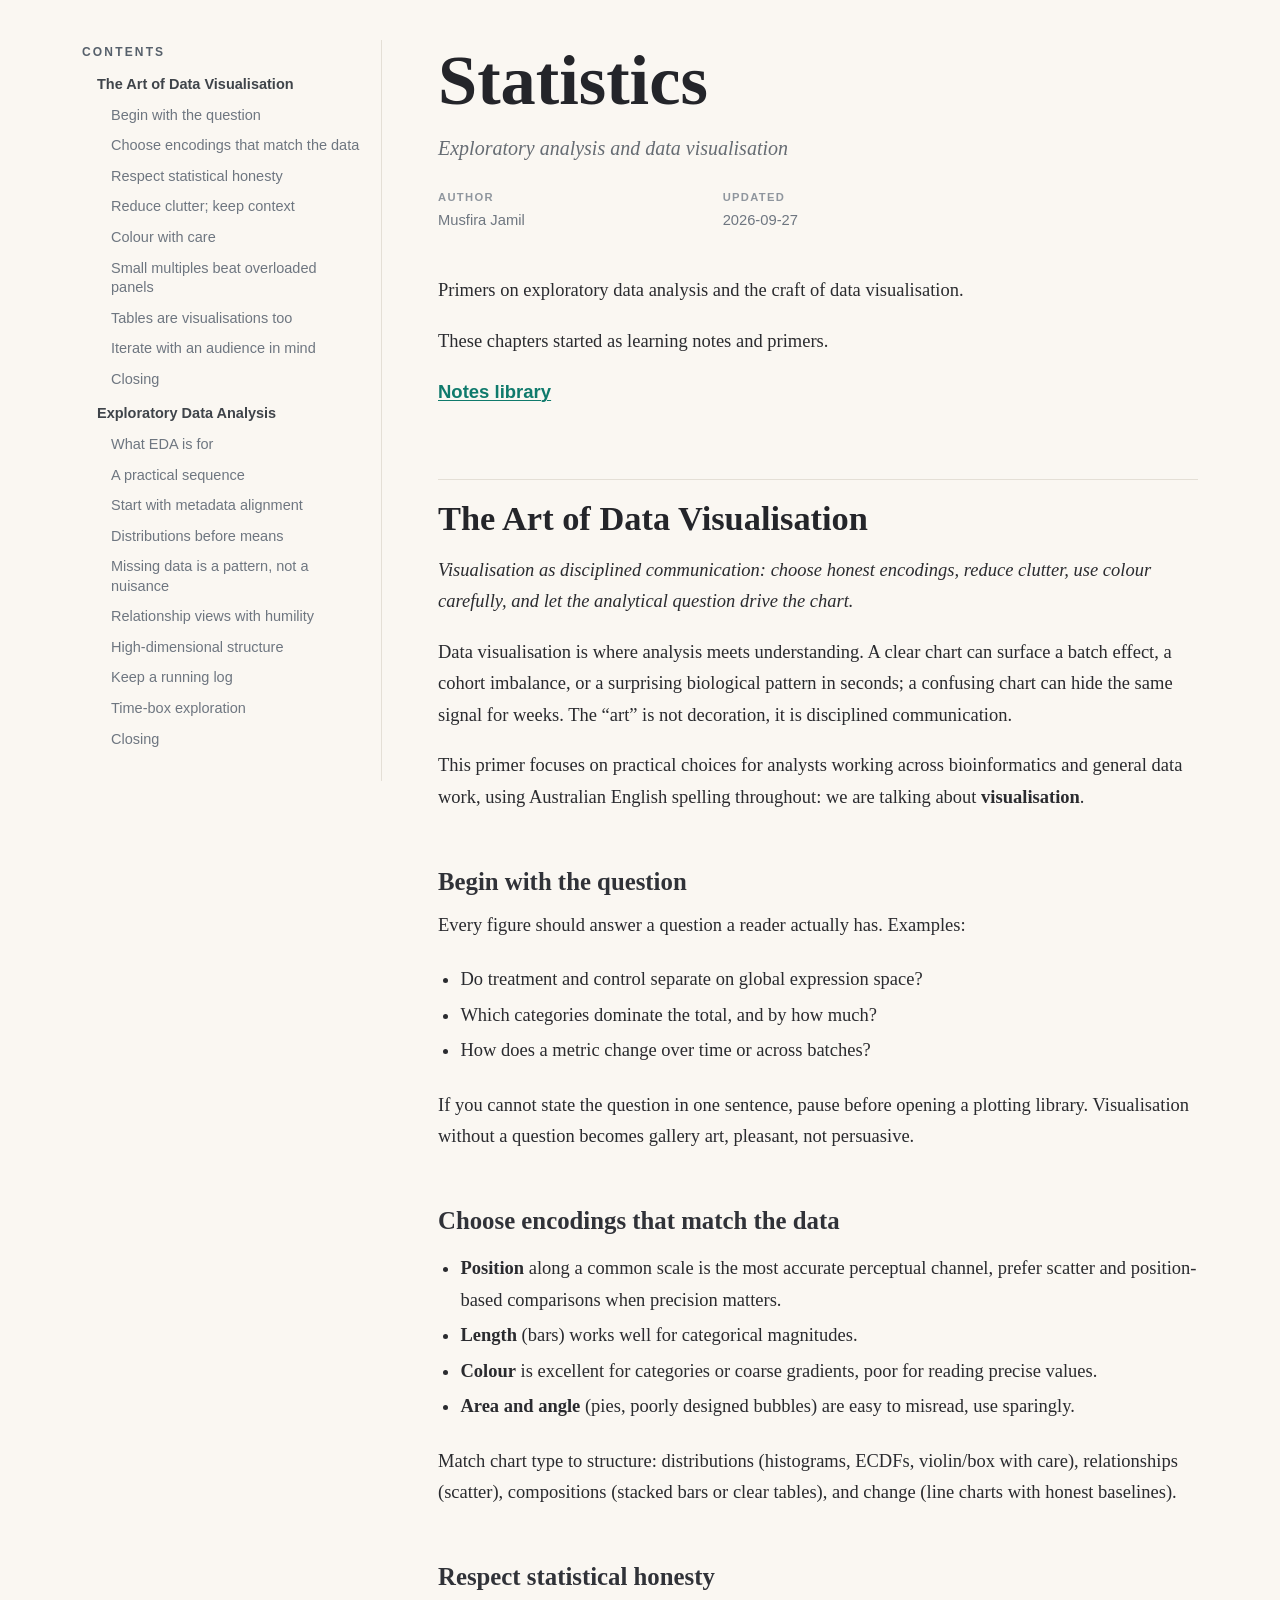
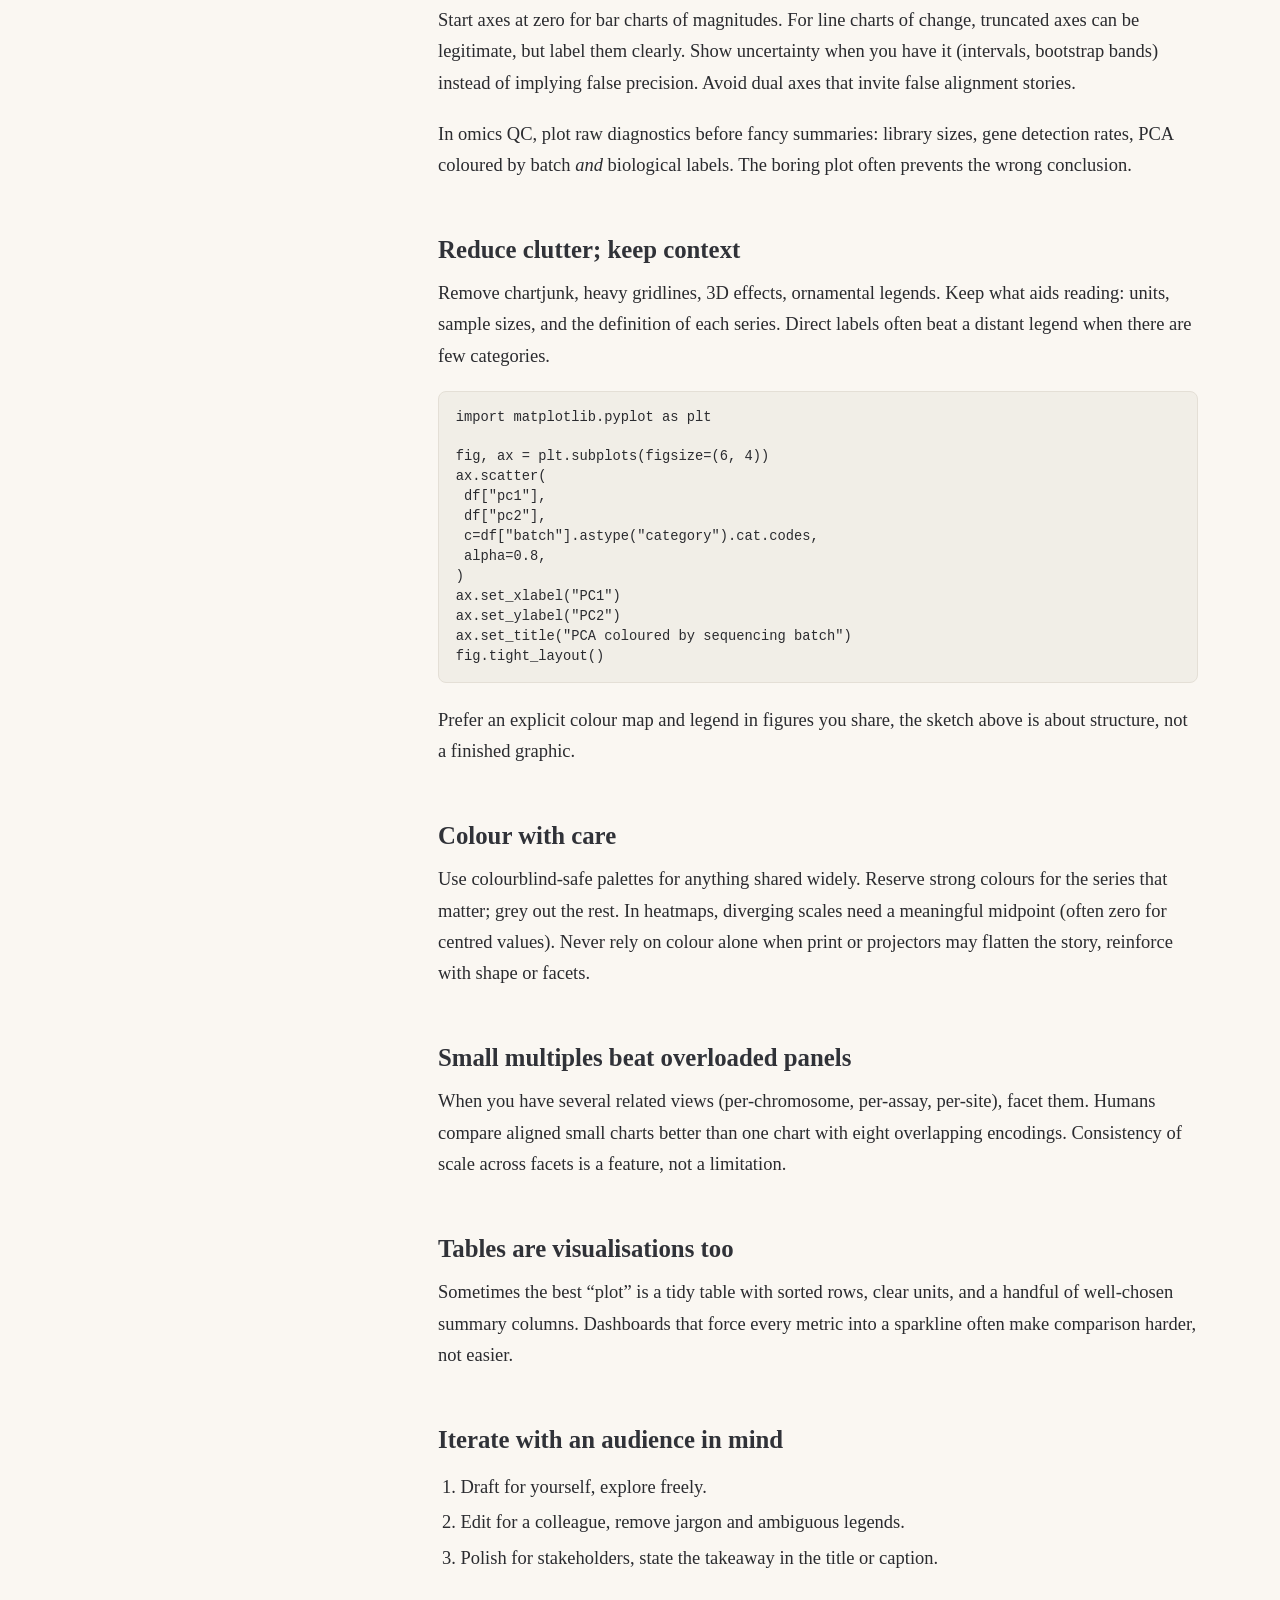
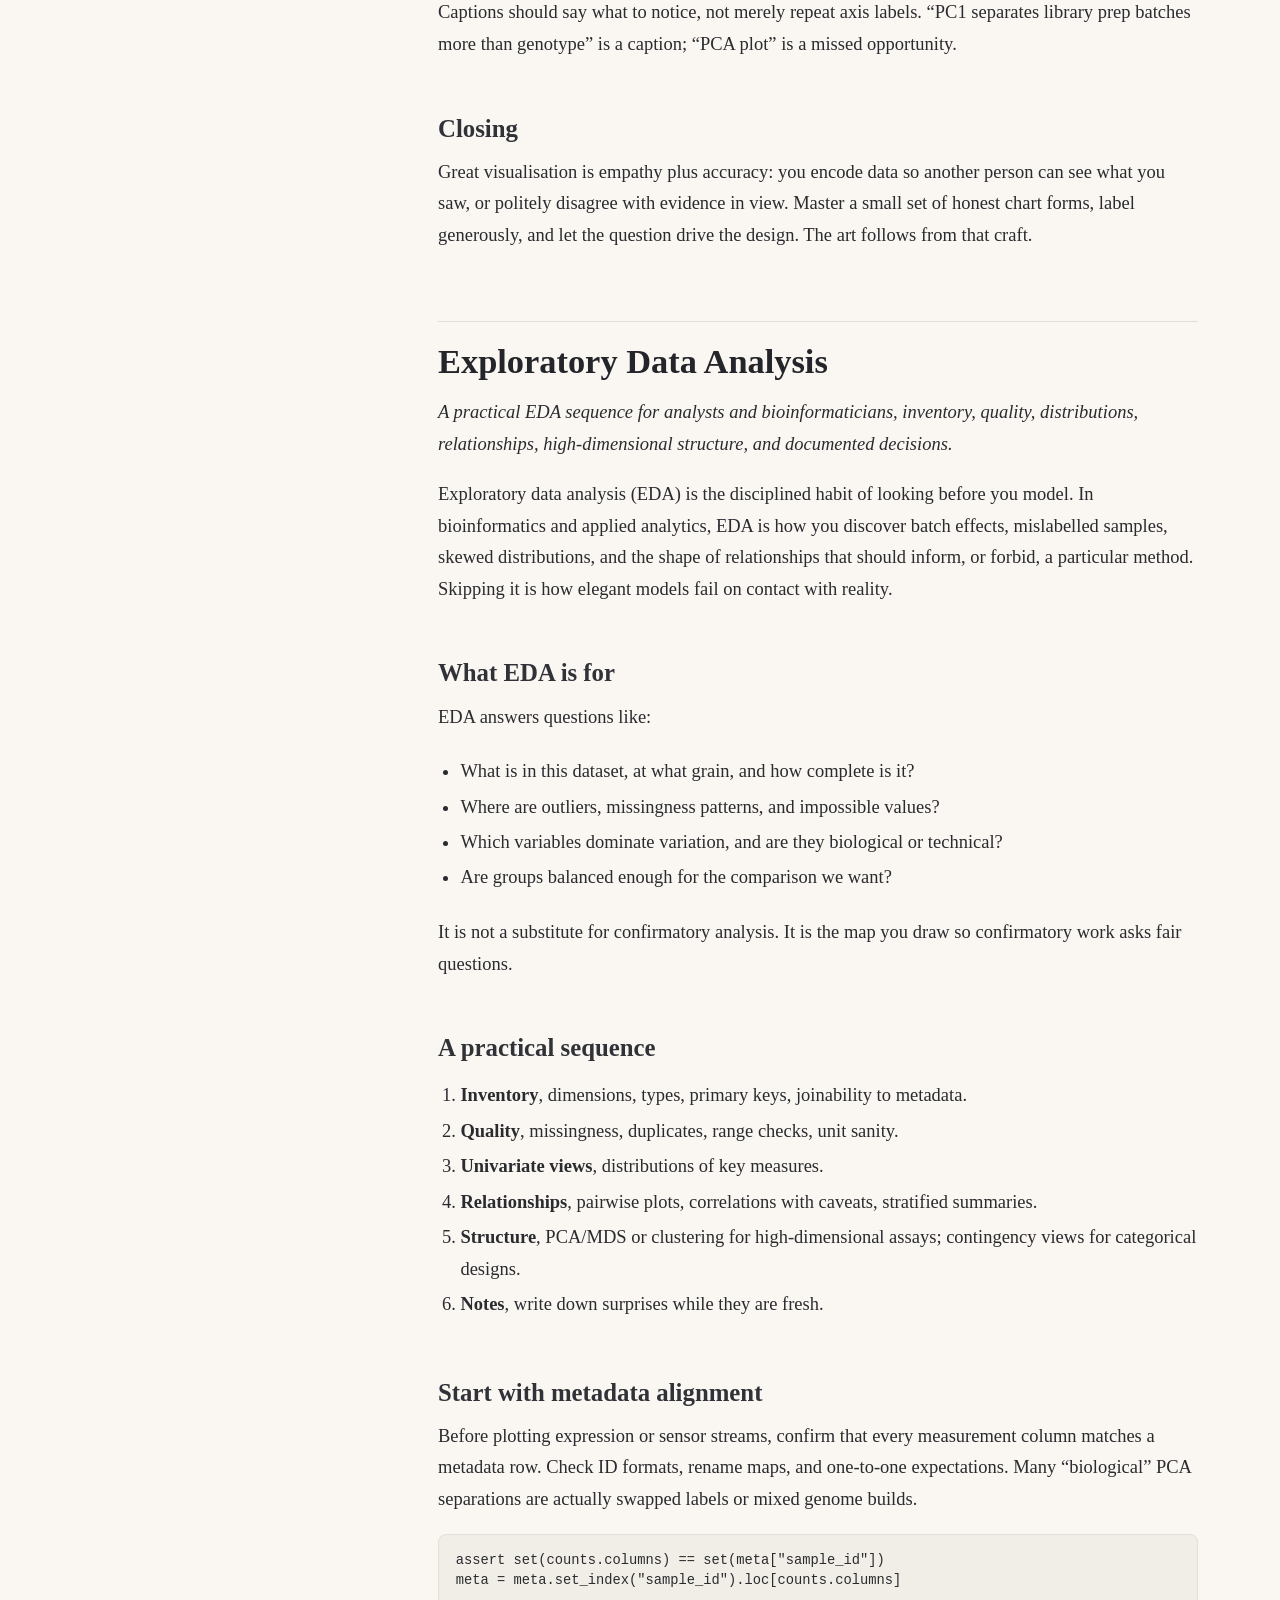
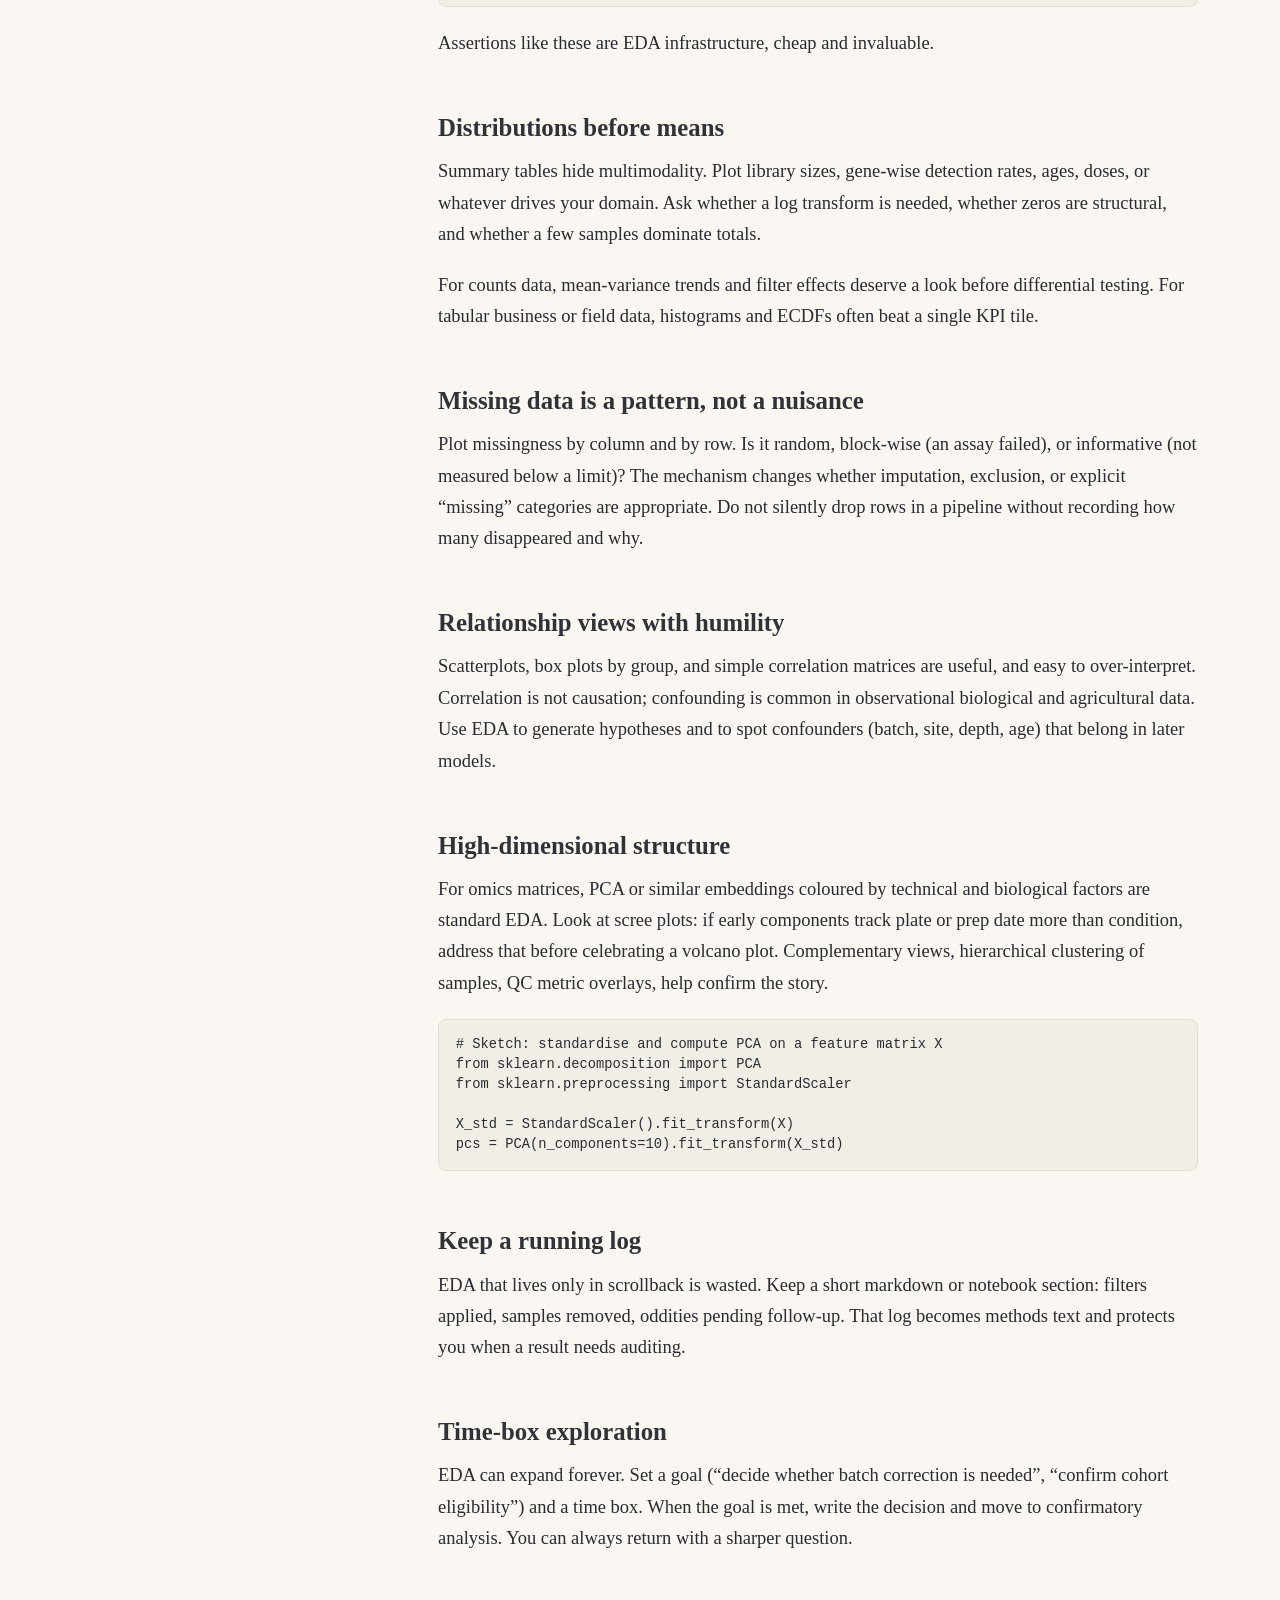
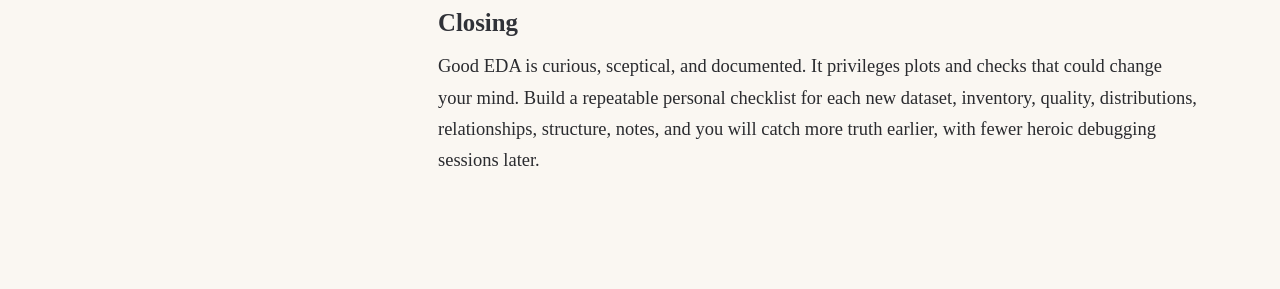
<file: docs/statistics/index.html>
<!DOCTYPE html>
<html xmlns="http://www.w3.org/1999/xhtml" lang="en-AU" xml:lang="en-AU">
<head>
  <meta charset="utf-8" />
  <meta name="generator" content="pandoc" />
  <meta name="viewport" content="width=device-width, initial-scale=1.0, user-scalable=yes" />
  <meta name="author" content="Musfira Jamil" />
  <meta name="dcterms.date" content="2026-09-27" />
  <title>Statistics</title>
  <style>
    code{white-space: pre-wrap;}
    span.smallcaps{font-variant: small-caps;}
    div.columns{display: flex; gap: min(4vw, 1.5em);}
    div.column{flex: auto; overflow-x: auto;}
    div.hanging-indent{margin-left: 1.5em; text-indent: -1.5em;}
    /* The extra [class] is a hack that increases specificity enough to
       override a similar rule in reveal.js */
    ul.task-list[class]{list-style: none;}
    ul.task-list li input[type="checkbox"] {
      font-size: inherit;
      width: 0.8em;
      margin: 0 0.8em 0.2em -1.6em;
      vertical-align: middle;
    }
    .display.math{display: block; text-align: center; margin: 0.5rem auto;}
  </style>
  <link rel="stylesheet" href="../styles.css" />
</head>
<body>
<header id="title-block-header">
<h1 class="title">Statistics</h1>
<p class="subtitle">Exploratory analysis and data visualisation</p>
<p class="author">Musfira Jamil</p>
<p class="date">2026-09-27</p>
</header>
<nav id="TOC" role="doc-toc">
<ul>
<li><a href="#the-art-of-data-visualisation"
id="toc-the-art-of-data-visualisation">The Art of Data Visualisation</a>
<ul>
<li><a href="#begin-with-the-question"
id="toc-begin-with-the-question">Begin with the question</a></li>
<li><a href="#choose-encodings-that-match-the-data"
id="toc-choose-encodings-that-match-the-data">Choose encodings that
match the data</a></li>
<li><a href="#respect-statistical-honesty"
id="toc-respect-statistical-honesty">Respect statistical
honesty</a></li>
<li><a href="#reduce-clutter-keep-context"
id="toc-reduce-clutter-keep-context">Reduce clutter; keep
context</a></li>
<li><a href="#colour-with-care" id="toc-colour-with-care">Colour with
care</a></li>
<li><a href="#small-multiples-beat-overloaded-panels"
id="toc-small-multiples-beat-overloaded-panels">Small multiples beat
overloaded panels</a></li>
<li><a href="#tables-are-visualisations-too"
id="toc-tables-are-visualisations-too">Tables are visualisations
too</a></li>
<li><a href="#iterate-with-an-audience-in-mind"
id="toc-iterate-with-an-audience-in-mind">Iterate with an audience in
mind</a></li>
<li><a href="#closing" id="toc-closing">Closing</a></li>
</ul></li>
<li><a href="#exploratory-data-analysis"
id="toc-exploratory-data-analysis">Exploratory Data Analysis</a>
<ul>
<li><a href="#what-eda-is-for" id="toc-what-eda-is-for">What EDA is
for</a></li>
<li><a href="#a-practical-sequence" id="toc-a-practical-sequence">A
practical sequence</a></li>
<li><a href="#start-with-metadata-alignment"
id="toc-start-with-metadata-alignment">Start with metadata
alignment</a></li>
<li><a href="#distributions-before-means"
id="toc-distributions-before-means">Distributions before means</a></li>
<li><a href="#missing-data-is-a-pattern-not-a-nuisance"
id="toc-missing-data-is-a-pattern-not-a-nuisance">Missing data is a
pattern, not a nuisance</a></li>
<li><a href="#relationship-views-with-humility"
id="toc-relationship-views-with-humility">Relationship views with
humility</a></li>
<li><a href="#high-dimensional-structure"
id="toc-high-dimensional-structure">High-dimensional structure</a></li>
<li><a href="#keep-a-running-log" id="toc-keep-a-running-log">Keep a
running log</a></li>
<li><a href="#time-box-exploration"
id="toc-time-box-exploration">Time-box exploration</a></li>
<li><a href="#closing-1" id="toc-closing-1">Closing</a></li>
</ul></li>
</ul>
</nav>
<p>Primers on exploratory data analysis and the craft of data
visualisation.</p>
<p>These chapters started as learning notes and primers.</p>
<p><a href="../index.html" class="handbook-link">Notes library</a></p>
<h1 id="the-art-of-data-visualisation">The Art of Data
Visualisation</h1>
<p><em>Visualisation as disciplined communication: choose honest
encodings, reduce clutter, use colour carefully, and let the analytical
question drive the chart.</em></p>
<p>Data visualisation is where analysis meets understanding. A clear
chart can surface a batch effect, a cohort imbalance, or a surprising
biological pattern in seconds; a confusing chart can hide the same
signal for weeks. The “art” is not decoration, it is disciplined
communication.</p>
<p>This primer focuses on practical choices for analysts working across
bioinformatics and general data work, using Australian English spelling
throughout: we are talking about <strong>visualisation</strong>.</p>
<h2 id="begin-with-the-question">Begin with the question</h2>
<p>Every figure should answer a question a reader actually has.
Examples:</p>
<ul>
<li>Do treatment and control separate on global expression space?</li>
<li>Which categories dominate the total, and by how much?</li>
<li>How does a metric change over time or across batches?</li>
</ul>
<p>If you cannot state the question in one sentence, pause before
opening a plotting library. Visualisation without a question becomes
gallery art, pleasant, not persuasive.</p>
<h2 id="choose-encodings-that-match-the-data">Choose encodings that
match the data</h2>
<ul>
<li><strong>Position</strong> along a common scale is the most accurate
perceptual channel, prefer scatter and position-based comparisons when
precision matters.</li>
<li><strong>Length</strong> (bars) works well for categorical
magnitudes.</li>
<li><strong>Colour</strong> is excellent for categories or coarse
gradients, poor for reading precise values.</li>
<li><strong>Area and angle</strong> (pies, poorly designed bubbles) are
easy to misread, use sparingly.</li>
</ul>
<p>Match chart type to structure: distributions (histograms, ECDFs,
violin/box with care), relationships (scatter), compositions (stacked
bars or clear tables), and change (line charts with honest
baselines).</p>
<h2 id="respect-statistical-honesty">Respect statistical honesty</h2>
<p>Start axes at zero for bar charts of magnitudes. For line charts of
change, truncated axes can be legitimate, but label them clearly. Show
uncertainty when you have it (intervals, bootstrap bands) instead of
implying false precision. Avoid dual axes that invite false alignment
stories.</p>
<p>In omics QC, plot raw diagnostics before fancy summaries: library
sizes, gene detection rates, PCA coloured by batch <em>and</em>
biological labels. The boring plot often prevents the wrong
conclusion.</p>
<h2 id="reduce-clutter-keep-context">Reduce clutter; keep context</h2>
<p>Remove chartjunk, heavy gridlines, 3D effects, ornamental legends.
Keep what aids reading: units, sample sizes, and the definition of each
series. Direct labels often beat a distant legend when there are few
categories.</p>
<pre><code>import matplotlib.pyplot as plt

fig, ax = plt.subplots(figsize=(6, 4))
ax.scatter(
 df[&quot;pc1&quot;],
 df[&quot;pc2&quot;],
 c=df[&quot;batch&quot;].astype(&quot;category&quot;).cat.codes,
 alpha=0.8,
)
ax.set_xlabel(&quot;PC1&quot;)
ax.set_ylabel(&quot;PC2&quot;)
ax.set_title(&quot;PCA coloured by sequencing batch&quot;)
fig.tight_layout()</code></pre>
<p>Prefer an explicit colour map and legend in figures you share, the
sketch above is about structure, not a finished graphic.</p>
<h2 id="colour-with-care">Colour with care</h2>
<p>Use colourblind-safe palettes for anything shared widely. Reserve
strong colours for the series that matter; grey out the rest. In
heatmaps, diverging scales need a meaningful midpoint (often zero for
centred values). Never rely on colour alone when print or projectors may
flatten the story, reinforce with shape or facets.</p>
<h2 id="small-multiples-beat-overloaded-panels">Small multiples beat
overloaded panels</h2>
<p>When you have several related views (per-chromosome, per-assay,
per-site), facet them. Humans compare aligned small charts better than
one chart with eight overlapping encodings. Consistency of scale across
facets is a feature, not a limitation.</p>
<h2 id="tables-are-visualisations-too">Tables are visualisations
too</h2>
<p>Sometimes the best “plot” is a tidy table with sorted rows, clear
units, and a handful of well-chosen summary columns. Dashboards that
force every metric into a sparkline often make comparison harder, not
easier.</p>
<h2 id="iterate-with-an-audience-in-mind">Iterate with an audience in
mind</h2>
<ol type="1">
<li>Draft for yourself, explore freely.</li>
<li>Edit for a colleague, remove jargon and ambiguous legends.</li>
<li>Polish for stakeholders, state the takeaway in the title or
caption.</li>
</ol>
<p>Captions should say what to notice, not merely repeat axis labels.
“PC1 separates library prep batches more than genotype” is a caption;
“PCA plot” is a missed opportunity.</p>
<h2 id="closing">Closing</h2>
<p>Great visualisation is empathy plus accuracy: you encode data so
another person can see what you saw, or politely disagree with evidence
in view. Master a small set of honest chart forms, label generously, and
let the question drive the design. The art follows from that craft.</p>
<h1 id="exploratory-data-analysis">Exploratory Data Analysis</h1>
<p><em>A practical EDA sequence for analysts and bioinformaticians,
inventory, quality, distributions, relationships, high-dimensional
structure, and documented decisions.</em></p>
<p>Exploratory data analysis (EDA) is the disciplined habit of looking
before you model. In bioinformatics and applied analytics, EDA is how
you discover batch effects, mislabelled samples, skewed distributions,
and the shape of relationships that should inform, or forbid, a
particular method. Skipping it is how elegant models fail on contact
with reality.</p>
<h2 id="what-eda-is-for">What EDA is for</h2>
<p>EDA answers questions like:</p>
<ul>
<li>What is in this dataset, at what grain, and how complete is it?</li>
<li>Where are outliers, missingness patterns, and impossible
values?</li>
<li>Which variables dominate variation, and are they biological or
technical?</li>
<li>Are groups balanced enough for the comparison we want?</li>
</ul>
<p>It is not a substitute for confirmatory analysis. It is the map you
draw so confirmatory work asks fair questions.</p>
<h2 id="a-practical-sequence">A practical sequence</h2>
<ol type="1">
<li><strong>Inventory</strong>, dimensions, types, primary keys,
joinability to metadata.</li>
<li><strong>Quality</strong>, missingness, duplicates, range checks,
unit sanity.</li>
<li><strong>Univariate views</strong>, distributions of key
measures.</li>
<li><strong>Relationships</strong>, pairwise plots, correlations with
caveats, stratified summaries.</li>
<li><strong>Structure</strong>, PCA/MDS or clustering for
high-dimensional assays; contingency views for categorical designs.</li>
<li><strong>Notes</strong>, write down surprises while they are
fresh.</li>
</ol>
<h2 id="start-with-metadata-alignment">Start with metadata
alignment</h2>
<p>Before plotting expression or sensor streams, confirm that every
measurement column matches a metadata row. Check ID formats, rename
maps, and one-to-one expectations. Many “biological” PCA separations are
actually swapped labels or mixed genome builds.</p>
<pre><code>assert set(counts.columns) == set(meta[&quot;sample_id&quot;])
meta = meta.set_index(&quot;sample_id&quot;).loc[counts.columns]</code></pre>
<p>Assertions like these are EDA infrastructure, cheap and
invaluable.</p>
<h2 id="distributions-before-means">Distributions before means</h2>
<p>Summary tables hide multimodality. Plot library sizes, gene-wise
detection rates, ages, doses, or whatever drives your domain. Ask
whether a log transform is needed, whether zeros are structural, and
whether a few samples dominate totals.</p>
<p>For counts data, mean-variance trends and filter effects deserve a
look before differential testing. For tabular business or field data,
histograms and ECDFs often beat a single KPI tile.</p>
<h2 id="missing-data-is-a-pattern-not-a-nuisance">Missing data is a
pattern, not a nuisance</h2>
<p>Plot missingness by column and by row. Is it random, block-wise (an
assay failed), or informative (not measured below a limit)? The
mechanism changes whether imputation, exclusion, or explicit “missing”
categories are appropriate. Do not silently drop rows in a pipeline
without recording how many disappeared and why.</p>
<h2 id="relationship-views-with-humility">Relationship views with
humility</h2>
<p>Scatterplots, box plots by group, and simple correlation matrices are
useful, and easy to over-interpret. Correlation is not causation;
confounding is common in observational biological and agricultural data.
Use EDA to generate hypotheses and to spot confounders (batch, site,
depth, age) that belong in later models.</p>
<h2 id="high-dimensional-structure">High-dimensional structure</h2>
<p>For omics matrices, PCA or similar embeddings coloured by technical
and biological factors are standard EDA. Look at scree plots: if early
components track plate or prep date more than condition, address that
before celebrating a volcano plot. Complementary views, hierarchical
clustering of samples, QC metric overlays, help confirm the story.</p>
<pre><code># Sketch: standardise and compute PCA on a feature matrix X
from sklearn.decomposition import PCA
from sklearn.preprocessing import StandardScaler

X_std = StandardScaler().fit_transform(X)
pcs = PCA(n_components=10).fit_transform(X_std)</code></pre>
<h2 id="keep-a-running-log">Keep a running log</h2>
<p>EDA that lives only in scrollback is wasted. Keep a short markdown or
notebook section: filters applied, samples removed, oddities pending
follow-up. That log becomes methods text and protects you when a result
needs auditing.</p>
<h2 id="time-box-exploration">Time-box exploration</h2>
<p>EDA can expand forever. Set a goal (“decide whether batch correction
is needed”, “confirm cohort eligibility”) and a time box. When the goal
is met, write the decision and move to confirmatory analysis. You can
always return with a sharper question.</p>
<h2 id="closing-1">Closing</h2>
<p>Good EDA is curious, sceptical, and documented. It privileges plots
and checks that could change your mind. Build a repeatable personal
checklist for each new dataset, inventory, quality, distributions,
relationships, structure, notes, and you will catch more truth earlier,
with fewer heroic debugging sessions later.</p>
</body>
</html>
</file>
<file: docs/styles.css>
:root {
  --paper: #faf7f2;
  --ink: #2a2b2f;
  --soft-ink: #3f444a;
  --muted: #6e7680;
  --muted-light: #8f969e;
  --line: #e4dfd6;
  --accent: #0f7a6c;
  --accent-soft: #e6f4f1;
  --code-bg: #f1eee7;
  --serif: "Iowan Old Style", "Palatino Linotype", Palatino, Georgia, "Times New Roman", serif;
  --sans: -apple-system, BlinkMacSystemFont, "Segoe UI", Inter, Roboto, Helvetica, Arial, sans-serif;
  --mono: ui-monospace, SFMono-Regular, Menlo, Consolas, "Liberation Mono", monospace;
}

* { box-sizing: border-box; }

html { background: var(--paper); }

body {
  margin: 0 auto;
  padding: 40px 40px 72px;
  background: var(--paper);
  color: var(--ink);
  font-family: var(--serif);
  font-size: 18.5px;
  line-height: 1.7;
  display: grid;
  grid-template-columns: minmax(220px, 300px) minmax(0, 760px);
  column-gap: 56px;
  align-items: start;
  justify-content: center;
  text-rendering: optimizeLegibility;
  -webkit-font-smoothing: antialiased;
}

body > nav#TOC {
  grid-column: 1;
  grid-row: 1 / span 999;
  width: 100%;
  max-height: calc(100vh - 64px);
  overflow: auto;
  position: sticky;
  top: 28px;
  padding: 4px 20px 24px 0;
  margin: 0;
  border-right: 1px solid var(--line);
  font-family: var(--sans);
  font-size: 14.5px;
  line-height: 1.35;
  scrollbar-width: thin;
  scrollbar-color: #cfc9bd transparent;
}

body > nav#TOC::before {
  content: "CONTENTS";
  display: block;
  margin: 0 0 12px 0;
  color: #56606b;
  font-size: 12px;
  font-weight: 800;
  letter-spacing: 0.18em;
}

nav#TOC ul {
  list-style: none;
  padding-left: 0;
  margin: 0;
}

nav#TOC ul ul {
  padding-left: 14px;
}

nav#TOC a {
  color: var(--muted);
  display: block;
  padding: 3px 0 4px 12px;
  border-left: 3px solid transparent;
  text-decoration: none;
}

nav#TOC a:hover {
  color: var(--accent);
  border-left-color: var(--accent);
}

nav#TOC > ul > li > a {
  color: var(--soft-ink);
  font-weight: 650;
  margin-top: 8px;
}

body > :not(nav#TOC) {
  grid-column: 2;
  width: 100%;
  max-width: 760px;
  min-width: 0;
}

#title-block-header {
  margin: 0 0 40px;
}

h1, h2, h3, h4 {
  line-height: 1.15;
  font-family: var(--serif);
  color: #24252a;
}

h1.title {
  font-size: clamp(2.8rem, 6vw, 4.4rem);
  margin: 0 0 14px;
  font-weight: 800;
}

.subtitle {
  margin: 0 0 28px;
  color: #666c73;
  font-style: italic;
  font-size: 1.25rem;
  line-height: 1.35;
}

.author,
.date {
  display: inline-block;
  width: min(48%, 280px);
  margin: 0 0 4px;
  color: var(--muted);
  font-family: var(--sans);
  font-size: 0.92rem;
  line-height: 1.4;
}

.author::before,
.date::before {
  display: block;
  margin-bottom: 4px;
  color: var(--muted-light);
  font-size: 0.7rem;
  font-weight: 800;
  letter-spacing: 0.12em;
}

.author::before { content: "AUTHOR"; }
.date::before { content: "UPDATED"; }

/* Category chapters (top-level after title) */
body > h1:not(.title) {
  font-size: 2.15rem;
  margin: 3.2rem 0 1rem;
  padding-top: 1.2rem;
  border-top: 1px solid var(--line);
}

h2 {
  font-size: 1.55rem;
  margin: 2.2rem 0 0.85rem;
  color: #303238;
}

h3 {
  font-size: 1.2rem;
  margin-top: 1.6rem;
  color: #3a3d43;
}

p { margin: 0 0 1.2rem; }

a {
  color: var(--accent);
  text-decoration-thickness: 0.08em;
  text-underline-offset: 0.12em;
}

a.handbook-link {
  font-family: var(--sans);
  font-weight: 650;
}

ul, ol {
  margin: 0 0 1.2rem;
  padding-left: 1.4rem;
}

li { margin: 0.25rem 0; }

blockquote {
  margin: 1.2rem 0;
  padding: 0.2rem 0 0.2rem 1rem;
  border-left: 4px solid var(--line);
  color: var(--soft-ink);
}

code {
  font-family: var(--mono);
  background: var(--code-bg);
  border-radius: 4px;
  padding: 0.05rem 0.28rem;
  font-size: 0.88em;
}

pre {
  background: var(--code-bg);
  border: 1px solid var(--line);
  border-radius: 8px;
  padding: 0.95rem 1.05rem;
  overflow-x: auto;
  margin: 0 0 1.35rem;
  font-size: 0.86rem;
  line-height: 1.45;
}

pre code {
  background: transparent;
  padding: 0;
  font-size: inherit;
}

hr {
  border: 0;
  border-top: 1px solid var(--line);
  margin: 2rem 0;
}

table {
  width: 100%;
  border-collapse: collapse;
  margin: 0 0 1.35rem;
  font-size: 0.95rem;
}

th, td {
  border: 1px solid var(--line);
  padding: 0.45rem 0.65rem;
  text-align: left;
}

th {
  background: #f3efe7;
  font-family: var(--sans);
  font-size: 0.85rem;
}

img {
  max-width: 100%;
  height: auto;
}

@media (max-width: 960px) {
  body {
    padding: 22px 16px 48px;
    font-size: 17.5px;
    display: block;
    max-width: 760px;
  }

  body > nav#TOC {
    position: static;
    width: auto;
    max-height: none;
    border-right: none;
    border-bottom: 1px solid var(--line);
    margin: 0 0 22px;
    padding: 0 0 16px;
  }

  h1.title { font-size: 2.6rem; }
  body > h1:not(.title) { font-size: 1.85rem; }
}
</file>
